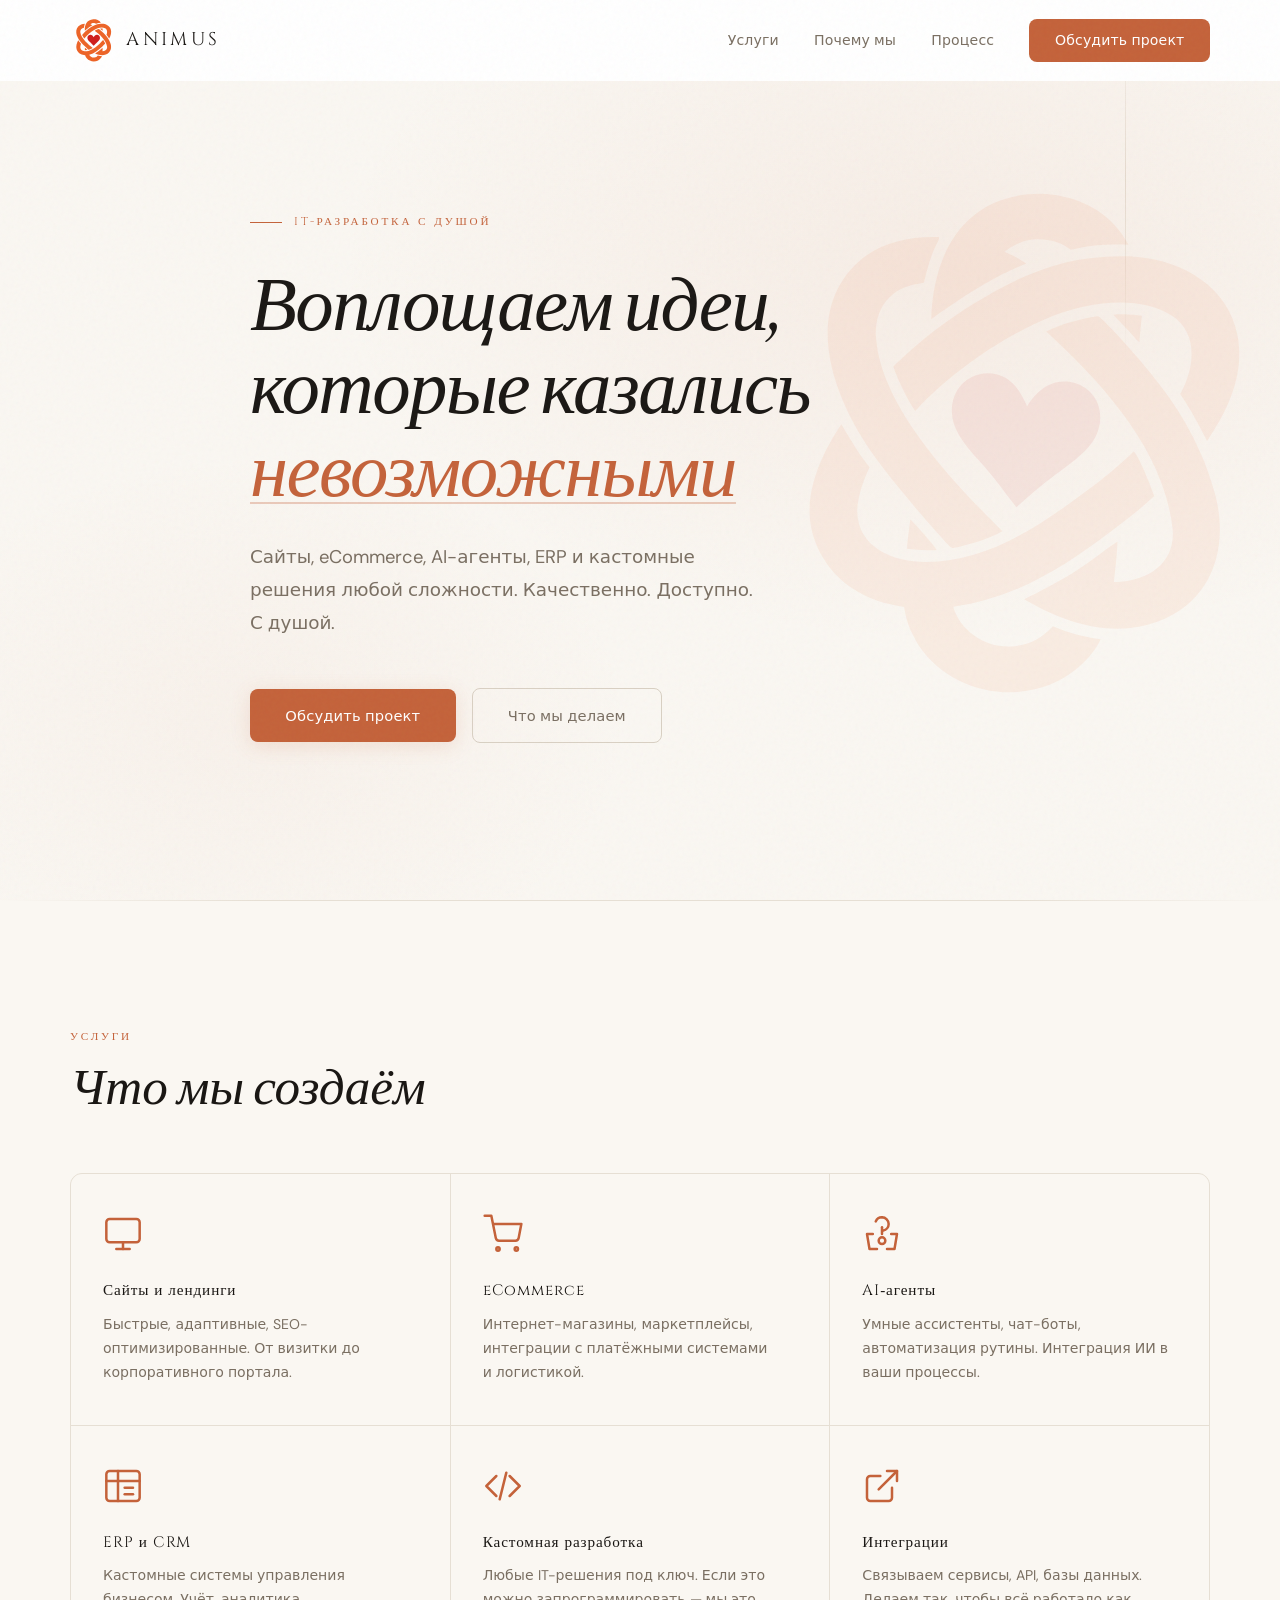
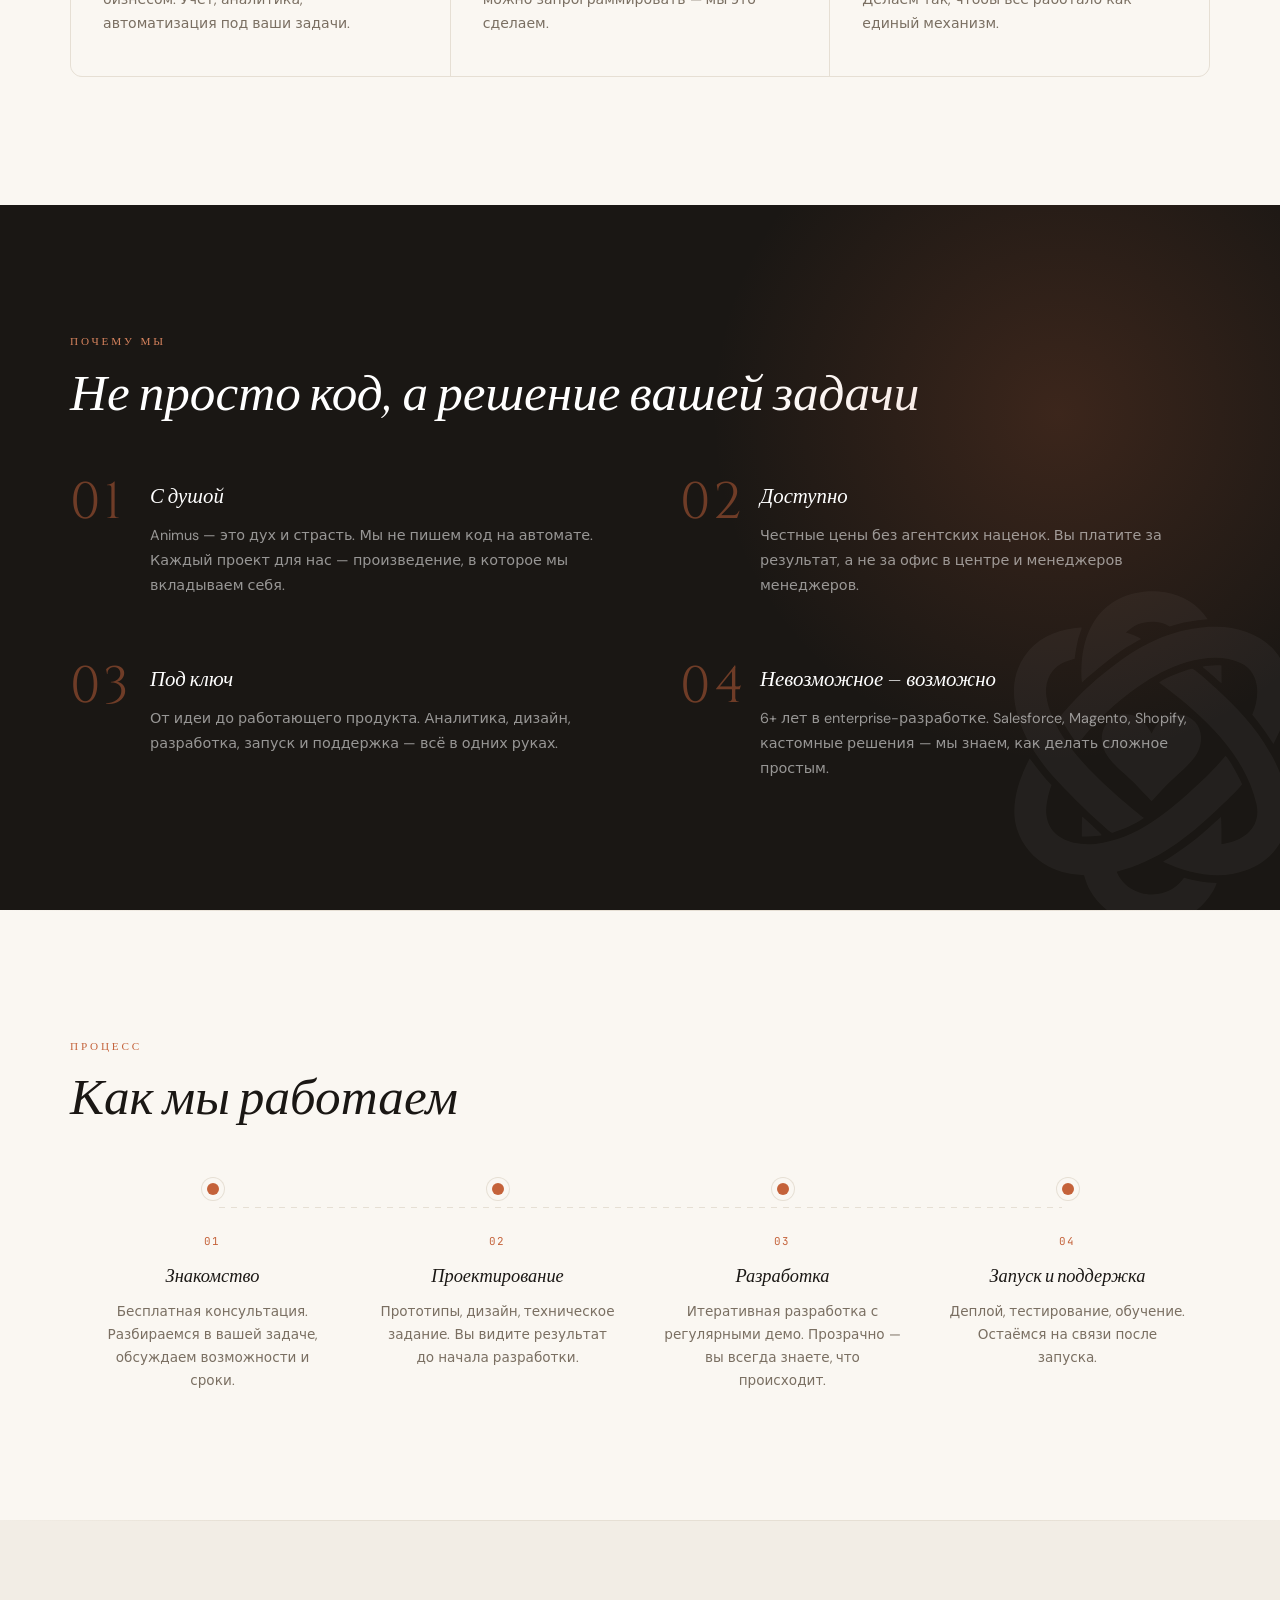
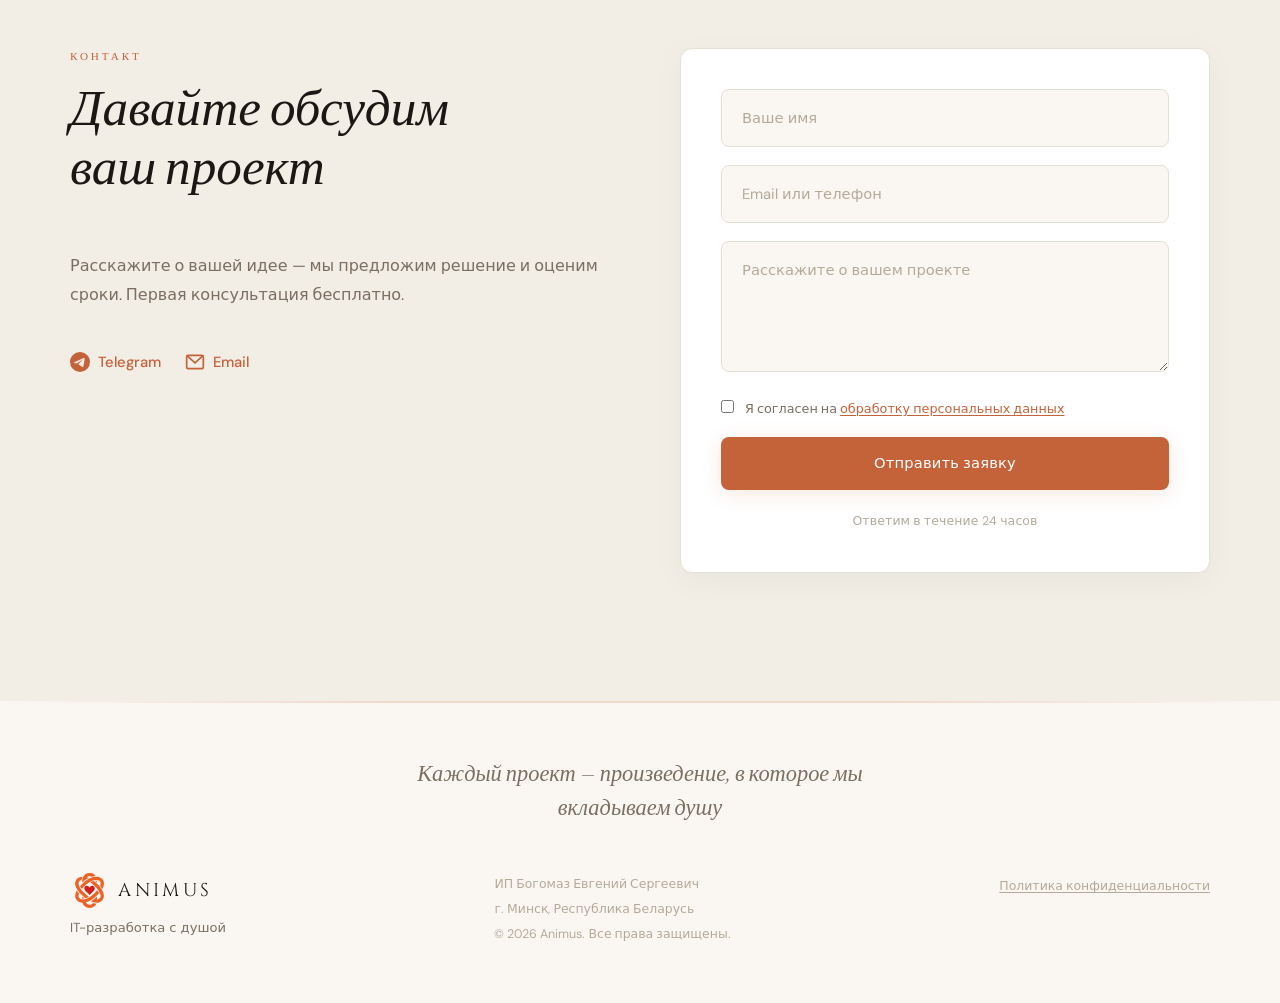
<file: index.html>
<!DOCTYPE html>
<html lang="ru">
<head>
    <meta charset="UTF-8">
    <meta name="viewport" content="width=device-width, initial-scale=1.0">
    <title>Animus — IT-разработка с душой | animus.by</title>
    <meta name="description" content="Animus — разработка сайтов, eCommerce, AI-агентов, ERP и кастомных IT-решений в Беларуси. Качественно, доступно, с душой.">
    <meta name="author" content="Animus | Евгений Богомаз">
    <meta name="geo.region" content="BY">
    <meta name="geo.placename" content="Minsk">

    <!-- Open Graph -->
    <meta property="og:title" content="Animus — IT-разработка с душой">
    <meta property="og:description" content="Реализуем идеи, которые казались невозможными. Сайты, eCommerce, AI-агенты, ERP.">
    <meta property="og:type" content="website">
    <meta property="og:url" content="https://animus.by">
    <meta property="og:locale" content="ru_BY">

    <!-- Structured Data -->
    <script type="application/ld+json">
    {
        "@context": "https://schema.org",
        "@type": "ProfessionalService",
        "name": "Animus",
        "description": "IT-разработка с душой — сайты, eCommerce, AI-агенты, ERP и кастомные решения",
        "url": "https://animus.by",
        "telephone": "",
        "email": "eugene.bogomaz@gmail.com",
        "address": {
            "@type": "PostalAddress",
            "addressLocality": "Минск",
            "addressCountry": "BY"
        },
        "founder": {
            "@type": "Person",
            "name": "Евгений Богомаз"
        },
        "areaServed": "BY",
        "priceRange": "$$"
    }
    </script>

    <link rel="icon" type="image/svg+xml" href="favicon.svg">

    <!-- Fonts -->
    <link rel="preconnect" href="https://fonts.googleapis.com">
    <link rel="preconnect" href="https://fonts.gstatic.com" crossorigin>
    <link href="https://fonts.googleapis.com/css2?family=Cinzel:wght@400;500;600&family=DM+Sans:wght@400;500;600;700&family=Instrument+Serif:ital@1&family=JetBrains+Mono:wght@500;800&display=swap" rel="stylesheet">

    <link rel="stylesheet" href="style.css">
</head>
<body>
    <!-- Header -->
    <header class="header" id="header">
        <div class="container header__inner">
            <a href="#" class="logo">
                <svg class="logo__icon" viewBox="8 448 550 623" xmlns="http://www.w3.org/2000/svg" aria-label="Animus">
                    <path fill="#ED6326" d="M419.442 746.657C424.571 748.417 445.845 788.536 448.3 795.015C437.741 807.876 418.196 826.452 405.916 838.014C353.564 887.304 303.208 927.26 232.529 945.143C243.67 972.563 274.417 987.95 303.132 983.447C322.743 980.371 336.737 971.2 348.421 955.498C369.654 961.466 382.339 963.891 404.48 964.416C402.734 969.942 400.386 974.481 397.44 979.481C355.897 1050 250.105 1055.69 198.249 993.933C194.354 989.295 191.19 984.131 187.931 979.033C182.112 969.437 179.694 961.733 176.557 951.235C154.517 950.237 135.54 946.933 115.663 936.478C89.5554 922.983 69.8993 899.644 61.0408 871.622C48.7846 831.883 64.4564 786.19 83.1195 750.792C95.8004 767.216 105.63 781.42 120.552 796.345C115.147 810.649 110.136 832.876 111.715 847.573C116.244 889.724 160.189 901.226 196.026 897.46C266.875 890.013 322.572 841.581 372.806 795.235C388.292 780.947 406.071 762.934 419.442 746.657Z"/>
                    <path fill="#ED6326" d="M361.59 596.935L363.08 596.997C372.912 602.845 394.455 622.459 403.135 630.384C438.658 662.819 471.928 697.38 495.445 739.707C503.454 752.64 508.946 765.517 514.893 779.367C542.628 843.946 527.284 915.384 456.353 942.367C408.785 960.462 357.827 948.811 312.321 928.1C316.357 925.066 321.767 921.995 326.166 919.343C341.493 909.147 354.71 900.431 369.163 888.776C384.096 876.733 397.324 863.128 411.821 851.115C412.977 865.454 412.77 883.3 412.612 897.738C414.121 897.551 415.628 897.352 417.133 897.141C452.891 892.087 481.305 867.438 472.967 829.375C453.546 740.72 374.581 671.75 305.526 620.505C319.787 610.464 344.914 601.335 361.59 596.935Z"/>
                    <path fill="#ED6326" d="M387.441 525.265C391.184 524.698 396.87 524.891 400.81 524.814C453.386 523.787 508.035 548.545 524.09 602.384C536.973 645.585 522.366 687.737 501.982 725.943C487.846 704.465 482.064 695.515 465.634 675.675C478.955 645.834 479.794 603.505 446.44 587.277C404.588 566.914 348.853 582.976 309.757 602.778C258.36 629.796 200.309 679.746 165.863 726.684C156.403 716.075 141.403 691.842 135.448 678.839C137.231 676.627 139.233 674.337 141.082 672.166C164.5 644.68 190.735 619.726 219.358 597.713C271.419 557.291 320.808 530.62 387.441 525.265Z"/>
                    <path fill="#ED6326" d="M171.156 525.901L172.057 525.951C172.73 528.023 171.374 530.954 170.569 533.023C164.766 547.937 162.463 563.939 160.336 579.72C144.95 583.966 133.116 588.092 122.457 600.787C112.912 612.154 109.589 629.187 111.659 643.612C123.355 725.118 220.016 804.711 279.516 853.21C264.123 864.209 243.614 872.288 225.759 878.197L224.394 878.339C221.396 877.116 216.718 872.895 214.172 870.664C196.119 854.666 178.517 838.167 161.386 821.186C149.055 809.017 137.32 797.179 125.593 784.16C75.0146 728.007 23.1978 632.79 82.3942 564.494C104.141 539.404 138.504 527.984 171.156 525.901Z"/>
                    <path class="logo__heart" fill="#CF1D1B" d="M292.665 707.91C301.671 689.259 315.869 674.3 338.113 674.978C349.072 675.363 359.437 680.058 366.954 688.043C380.188 702.119 380.572 725.227 371.1 741.433C361.846 757.268 346.505 770.206 333.11 782.686C318.471 795.877 305.968 809.875 292.573 824.13C282.631 814.172 272.399 802.641 262.118 792.257C243.884 772.896 212.63 753.355 207.959 725.496C203.709 700.145 217.942 679.054 243.582 675.17C268.312 672.812 281.559 688.259 292.665 707.91Z"/>
                    <path fill="#ED6326" d="M287.123 464.006C295.155 463.218 308.285 464.316 316.03 465.769C347.411 471.656 370.88 485.695 389.043 511.796C365.462 513.709 346.311 516.643 323.758 524.586C315.345 519.309 306.974 516.598 297.117 516.217C276.291 515.413 263.555 520.947 248.471 534.659C256.749 537.24 267.515 541.118 274.735 545.622C267.715 548.754 256.907 555.595 250.164 559.673C219.713 579.815 199.92 596.797 172.958 620.314L172.922 619.848C167.015 540.636 198.888 470.44 287.123 464.006Z"/>
                    <path fill="#ED6326" d="M173.148 850.839C175.673 851.784 204.451 878.678 206.667 881.976L206.05 882.905C193.985 884.015 184.78 884.572 172.659 884.591C172.601 873.338 172.764 862.085 173.148 850.839Z"/>
                    <path fill="#ED6326" d="M403.578 590.903C406.239 590.776 409.907 591.032 412.64 591.141L412.9 621.709C409.336 619.141 404.395 614.382 401.015 611.307C394.057 605.187 387.004 599.174 379.86 593.271C387.849 591.674 395.493 591.259 403.578 590.903Z"/>
                </svg>
                <span class="logo__text">ANIMUS</span>
            </a>
            <nav class="nav" id="nav">
                <a href="#services" class="nav__link">Услуги</a>
                <a href="#why" class="nav__link">Почему мы</a>
                <a href="#process" class="nav__link">Процесс</a>
                <a href="#contact" class="nav__link nav__link--cta">Обсудить проект</a>
            </nav>
            <button class="burger" id="burger" aria-label="Меню">
                <span></span><span></span><span></span>
            </button>
        </div>
    </header>

    <!-- Hero -->
    <section class="hero">
        <div class="hero__bg"></div>
        <img src="public/logo/animus-color.svg" alt="" class="hero__watermark" aria-hidden="true">
        <div class="container hero__inner">
            <p class="hero__tag">IT-разработка с душой</p>
            <h1 class="hero__title">
                Воплощаем идеи,<br>
                которые казались<br>
                <span class="hero__accent">невозможными</span>
            </h1>
            <p class="hero__sub">
                Сайты, eCommerce, AI-агенты, ERP и кастомные решения любой сложности.
                Качественно. Доступно. С&nbsp;душой.
            </p>
            <div class="hero__actions">
                <a href="#contact" class="btn btn--primary">Обсудить проект</a>
                <a href="#services" class="btn btn--ghost">Что мы делаем</a>
            </div>
        </div>
    </section>

    <!-- Services -->
    <section class="services" id="services">
        <div class="container">
            <p class="section__tag">Услуги</p>
            <h2 class="section__title">Что мы создаём</h2>
            <div class="services__grid">
                <div class="card" data-reveal>
                    <div class="card__icon">
                        <svg xmlns="http://www.w3.org/2000/svg" viewBox="0 0 24 24" fill="none" stroke="currentColor" stroke-width="1.5" stroke-linecap="round" stroke-linejoin="round">
                            <rect x="2" y="3" width="20" height="14" rx="2"/><line x1="8" y1="21" x2="16" y2="21"/><line x1="12" y1="17" x2="12" y2="21"/>
                        </svg>
                    </div>
                    <h3 class="card__title">Сайты и&nbsp;лендинги</h3>
                    <p class="card__text">Быстрые, адаптивные, SEO-оптимизированные. От визитки до корпоративного портала.</p>
                </div>
                <div class="card" data-reveal>
                    <div class="card__icon">
                        <svg xmlns="http://www.w3.org/2000/svg" viewBox="0 0 24 24" fill="none" stroke="currentColor" stroke-width="1.5" stroke-linecap="round" stroke-linejoin="round">
                            <circle cx="9" cy="21" r="1"/><circle cx="20" cy="21" r="1"/><path d="M1 1h4l2.68 13.39a2 2 0 0 0 2 1.61h9.72a2 2 0 0 0 2-1.61L23 6H6"/>
                        </svg>
                    </div>
                    <h3 class="card__title">eCommerce</h3>
                    <p class="card__text">Интернет-магазины, маркетплейсы, интеграции с платёжными системами и&nbsp;логистикой.</p>
                </div>
                <div class="card" data-reveal>
                    <div class="card__icon">
                        <svg xmlns="http://www.w3.org/2000/svg" viewBox="0 0 24 24" fill="none" stroke="currentColor" stroke-width="1.5" stroke-linecap="round" stroke-linejoin="round">
                            <path d="M12 2a4 4 0 0 1 4 4c0 1.95-1.4 3.58-3.25 3.93"/><path d="M8.24 4.47A4 4 0 0 1 12 2"/><path d="M17.5 12H21l-1.5 9H15"/><path d="M6.5 12H3l1.5 9H9"/><path d="M12 8v4"/><circle cx="12" cy="16" r="2"/>
                        </svg>
                    </div>
                    <h3 class="card__title">AI&#8209;агенты</h3>
                    <p class="card__text">Умные ассистенты, чат-боты, автоматизация рутины. Интеграция ИИ в ваши процессы.</p>
                </div>
                <div class="card" data-reveal>
                    <div class="card__icon">
                        <svg xmlns="http://www.w3.org/2000/svg" viewBox="0 0 24 24" fill="none" stroke="currentColor" stroke-width="1.5" stroke-linecap="round" stroke-linejoin="round">
                            <rect x="2" y="3" width="20" height="18" rx="2"/><line x1="2" y1="9" x2="22" y2="9"/><line x1="9" y1="3" x2="9" y2="21"/><line x1="13" y1="13" x2="18" y2="13"/><line x1="13" y1="17" x2="18" y2="17"/>
                        </svg>
                    </div>
                    <h3 class="card__title">ERP и&nbsp;CRM</h3>
                    <p class="card__text">Кастомные системы управления бизнесом. Учёт, аналитика, автоматизация под ваши задачи.</p>
                </div>
                <div class="card" data-reveal>
                    <div class="card__icon">
                        <svg xmlns="http://www.w3.org/2000/svg" viewBox="0 0 24 24" fill="none" stroke="currentColor" stroke-width="1.5" stroke-linecap="round" stroke-linejoin="round">
                            <polyline points="16 18 22 12 16 6"/><polyline points="8 6 2 12 8 18"/><line x1="14" y1="4" x2="10" y2="20"/>
                        </svg>
                    </div>
                    <h3 class="card__title">Кастомная разработка</h3>
                    <p class="card__text">Любые IT-решения под ключ. Если это можно запрограммировать — мы это сделаем.</p>
                </div>
                <div class="card" data-reveal>
                    <div class="card__icon">
                        <svg xmlns="http://www.w3.org/2000/svg" viewBox="0 0 24 24" fill="none" stroke="currentColor" stroke-width="1.5" stroke-linecap="round" stroke-linejoin="round">
                            <path d="M18 13v6a2 2 0 0 1-2 2H5a2 2 0 0 1-2-2V8a2 2 0 0 1 2-2h6"/><polyline points="15 3 21 3 21 9"/><line x1="10" y1="14" x2="21" y2="3"/>
                        </svg>
                    </div>
                    <h3 class="card__title">Интеграции</h3>
                    <p class="card__text">Связываем сервисы, API, базы данных. Делаем так, чтобы всё работало как единый механизм.</p>
                </div>
            </div>
        </div>
    </section>

    <!-- Why Us -->
    <section class="why" id="why">
        <img src="public/logo/animus-color.svg" alt="" class="why__watermark" aria-hidden="true">
        <div class="container">
            <p class="section__tag">Почему мы</p>
            <h2 class="section__title">Не просто код, а&nbsp;решение вашей задачи</h2>
            <div class="why__grid">
                <div class="why__item" data-reveal="left">
                    <span class="why__number">01</span>
                    <h3 class="why__heading">С душой</h3>
                    <p class="why__text">Animus — это дух и страсть. Мы не пишем код на автомате. Каждый проект для нас — произведение, в которое мы вкладываем себя.</p>
                </div>
                <div class="why__item" data-reveal="left">
                    <span class="why__number">02</span>
                    <h3 class="why__heading">Доступно</h3>
                    <p class="why__text">Честные цены без агентских наценок. Вы платите за результат, а не за офис в центре и менеджеров менеджеров.</p>
                </div>
                <div class="why__item" data-reveal="left">
                    <span class="why__number">03</span>
                    <h3 class="why__heading">Под ключ</h3>
                    <p class="why__text">От идеи до работающего продукта. Аналитика, дизайн, разработка, запуск и поддержка — всё в одних руках.</p>
                </div>
                <div class="why__item" data-reveal="left">
                    <span class="why__number">04</span>
                    <h3 class="why__heading">Невозможное — возможно</h3>
                    <p class="why__text">6+ лет в enterprise-разработке. Salesforce, Magento, Shopify, кастомные решения — мы знаем, как делать сложное простым.</p>
                </div>
            </div>
        </div>
    </section>

    <!-- Process -->
    <section class="process" id="process">
        <div class="container">
            <p class="section__tag">Процесс</p>
            <h2 class="section__title">Как мы работаем</h2>
            <div class="process__steps">
                <div class="step" data-reveal>
                    <div class="step__line"></div>
                    <div class="step__dot"></div>
                    <div class="step__content">
                        <span class="step__num">01</span>
                        <h3 class="step__title">Знакомство</h3>
                        <p class="step__text">Бесплатная консультация. Разбираемся в вашей задаче, обсуждаем возможности и сроки.</p>
                    </div>
                </div>
                <div class="step" data-reveal>
                    <div class="step__line"></div>
                    <div class="step__dot"></div>
                    <div class="step__content">
                        <span class="step__num">02</span>
                        <h3 class="step__title">Проектирование</h3>
                        <p class="step__text">Прототипы, дизайн, техническое задание. Вы видите результат до начала разработки.</p>
                    </div>
                </div>
                <div class="step" data-reveal>
                    <div class="step__line"></div>
                    <div class="step__dot"></div>
                    <div class="step__content">
                        <span class="step__num">03</span>
                        <h3 class="step__title">Разработка</h3>
                        <p class="step__text">Итеративная разработка с регулярными демо. Прозрачно — вы всегда знаете, что происходит.</p>
                    </div>
                </div>
                <div class="step" data-reveal>
                    <div class="step__line"></div>
                    <div class="step__dot"></div>
                    <div class="step__content">
                        <span class="step__num">04</span>
                        <h3 class="step__title">Запуск и&nbsp;поддержка</h3>
                        <p class="step__text">Деплой, тестирование, обучение. Остаёмся на связи после запуска.</p>
                    </div>
                </div>
            </div>
        </div>
    </section>

    <!-- Contact -->
    <section class="contact" id="contact">
        <div class="container">
            <div class="contact__inner">
                <div class="contact__info">
                    <p class="section__tag">Контакт</p>
                    <h2 class="section__title">Давайте обсудим<br>ваш проект</h2>
                    <p class="contact__text">Расскажите о вашей идее — мы предложим решение и оценим сроки. Первая консультация бесплатно.</p>
                    <div class="contact__channels">
                        <a href="https://t.me/mozgoba" class="contact__link" target="_blank" rel="noopener">
                            <svg viewBox="0 0 24 24" fill="currentColor" width="20" height="20"><path d="M11.944 0A12 12 0 0 0 0 12a12 12 0 0 0 12 12 12 12 0 0 0 12-12A12 12 0 0 0 12 0a12 12 0 0 0-.056 0zm4.962 7.224c.1-.002.321.023.465.14a.506.506 0 0 1 .171.325c.016.093.036.306.02.472-.18 1.898-.962 6.502-1.36 8.627-.168.9-.499 1.201-.82 1.23-.696.065-1.225-.46-1.9-.902-1.056-.693-1.653-1.124-2.678-1.8-1.185-.78-.417-1.21.258-1.91.177-.184 3.247-2.977 3.307-3.23.007-.032.014-.15-.056-.212s-.174-.041-.249-.024c-.106.024-1.793 1.14-5.061 3.345-.479.33-.913.492-1.302.48-.428-.008-1.252-.241-1.865-.44-.752-.245-1.349-.374-1.297-.789.027-.216.325-.437.893-.663 3.498-1.524 5.83-2.529 6.998-3.014 3.332-1.386 4.025-1.627 4.476-1.635z"/></svg>
                            Telegram
                        </a>
                        <a href="mailto:eugene.bogomaz@gmail.com" class="contact__link">
                            <svg viewBox="0 0 24 24" fill="none" stroke="currentColor" stroke-width="2" width="20" height="20"><rect x="2" y="4" width="20" height="16" rx="2"/><path d="M22 4L12 13 2 4"/></svg>
                            Email
                        </a>
                    </div>
                </div>
                <div class="form__card">
                    <form class="form" id="contactForm" action="#" method="POST">
                        <div class="form__group">
                            <input type="text" name="name" class="form__input" placeholder="Ваше имя" required>
                        </div>
                        <div class="form__group">
                            <input type="email" name="email" class="form__input" placeholder="Email или телефон" required>
                        </div>
                        <div class="form__group">
                            <textarea name="message" class="form__input form__textarea" placeholder="Расскажите о вашем проекте" rows="4"></textarea>
                        </div>
                        <div class="form__consent">
                            <label>
                                <input type="checkbox" name="consent" required>
                                Я согласен на <a href="#privacy">обработку персональных данных</a>
                            </label>
                        </div>
                        <button type="submit" class="btn btn--primary btn--full">Отправить заявку</button>
                        <p class="form__trust">Ответим в течение 24 часов</p>
                    </form>
                </div>
            </div>
        </div>
    </section>

    <!-- Footer -->
    <footer class="footer">
        <p class="footer__tagline">Каждый проект — произведение, в которое мы вкладываем душу</p>
        <div class="container footer__inner">
            <div class="footer__brand">
                <a href="#" class="logo">
                    <img src="public/logo/animus-color.svg" alt="Animus" class="logo__icon">
                    <span class="logo__text">ANIMUS</span>
                </a>
                <p class="footer__copy">IT-разработка с душой</p>
            </div>
            <div class="footer__legal">
                <p>ИП Богомаз Евгений Сергеевич</p>
                <p>г. Минск, Республика Беларусь</p>
                <p>&copy; 2026 Animus. Все права защищены.</p>
            </div>
            <div class="footer__links">
                <a href="#privacy" id="privacy">Политика конфиденциальности</a>
            </div>
        </div>
    </footer>

    <script src="script.js"></script>
</body>
</html>
</file>
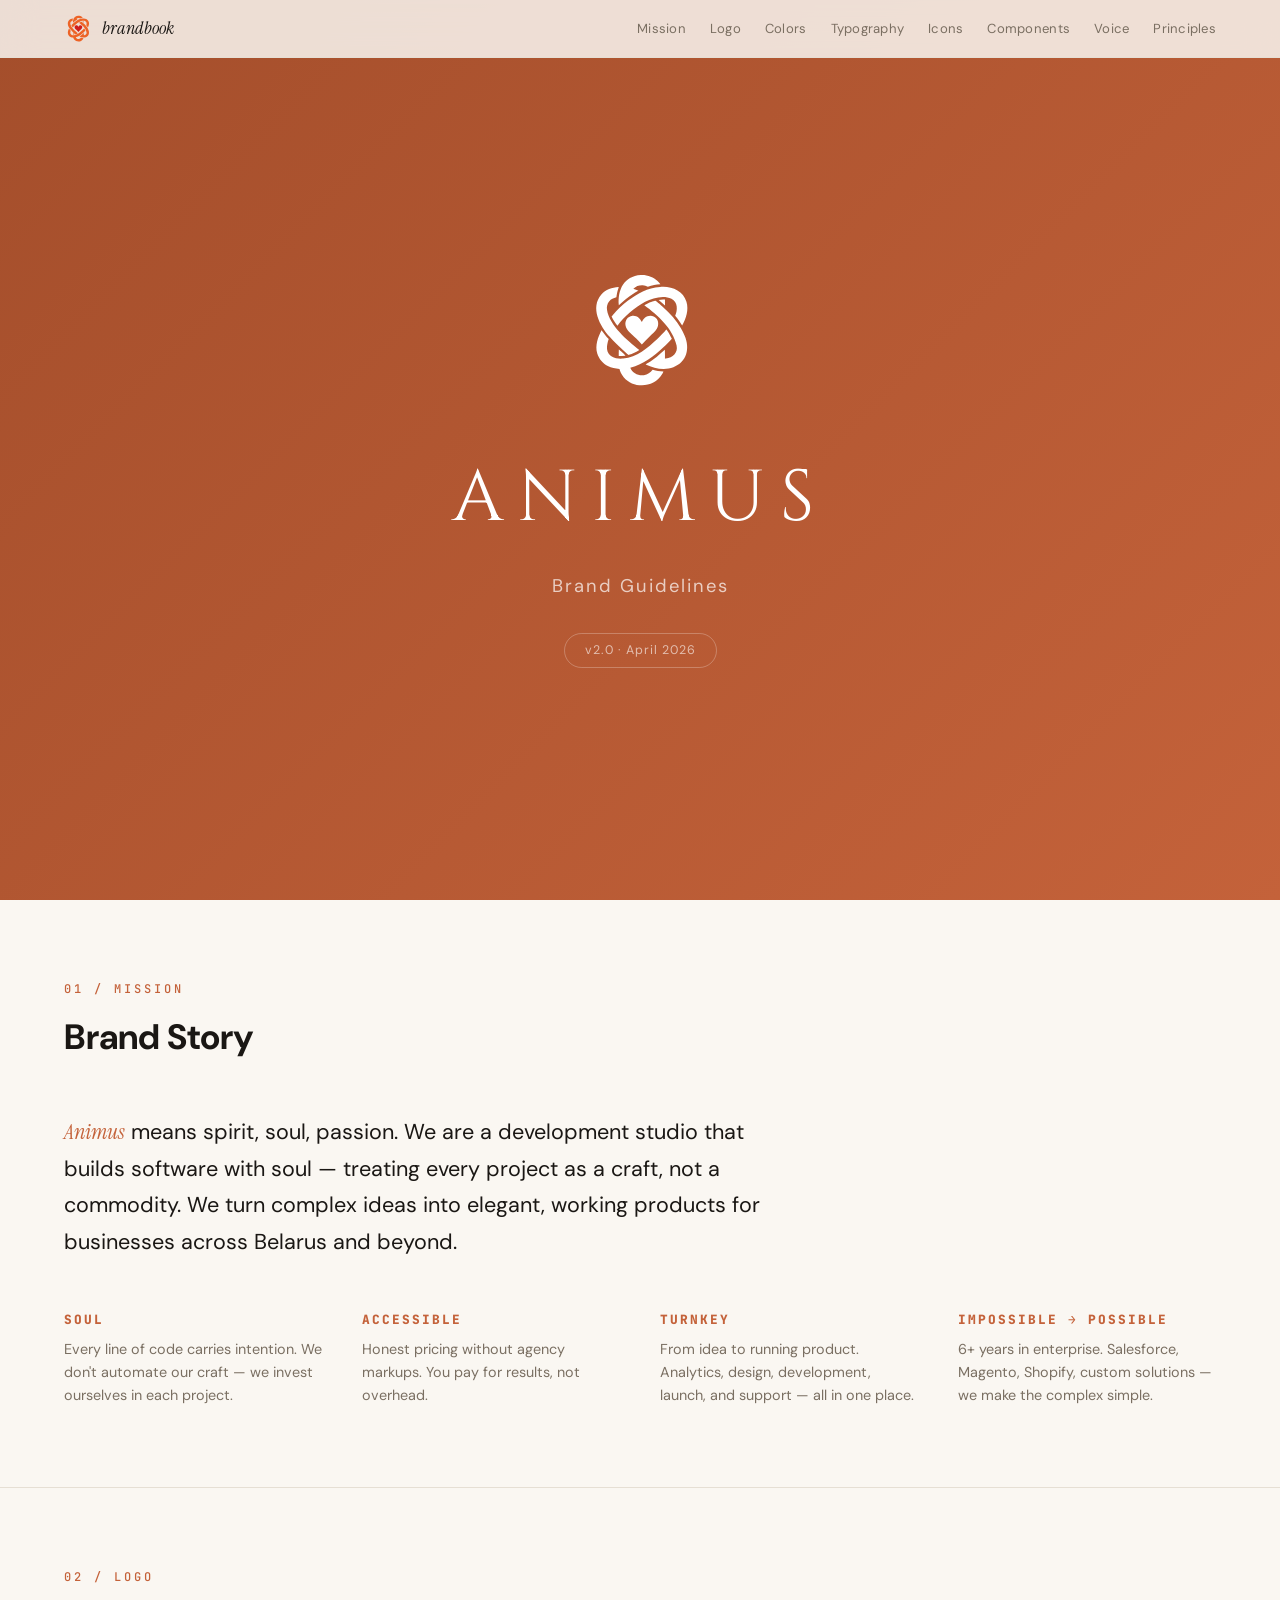
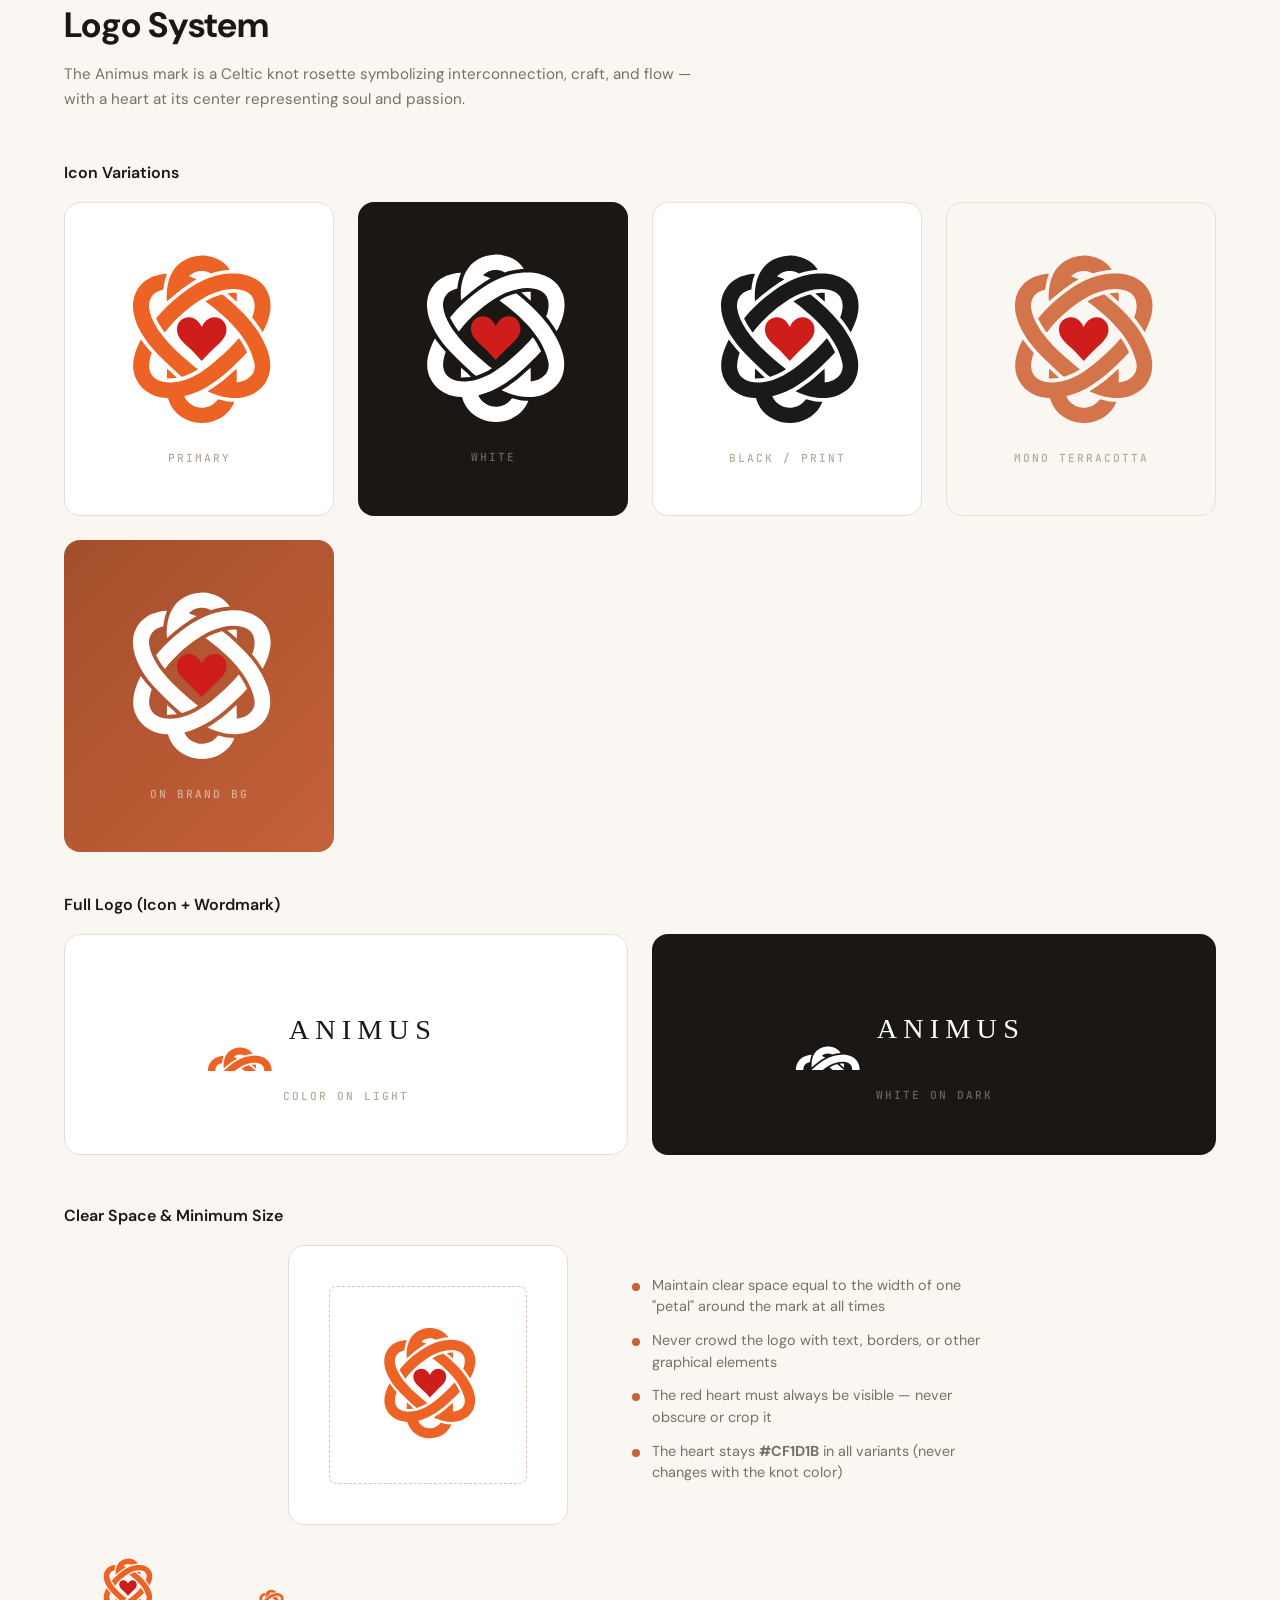
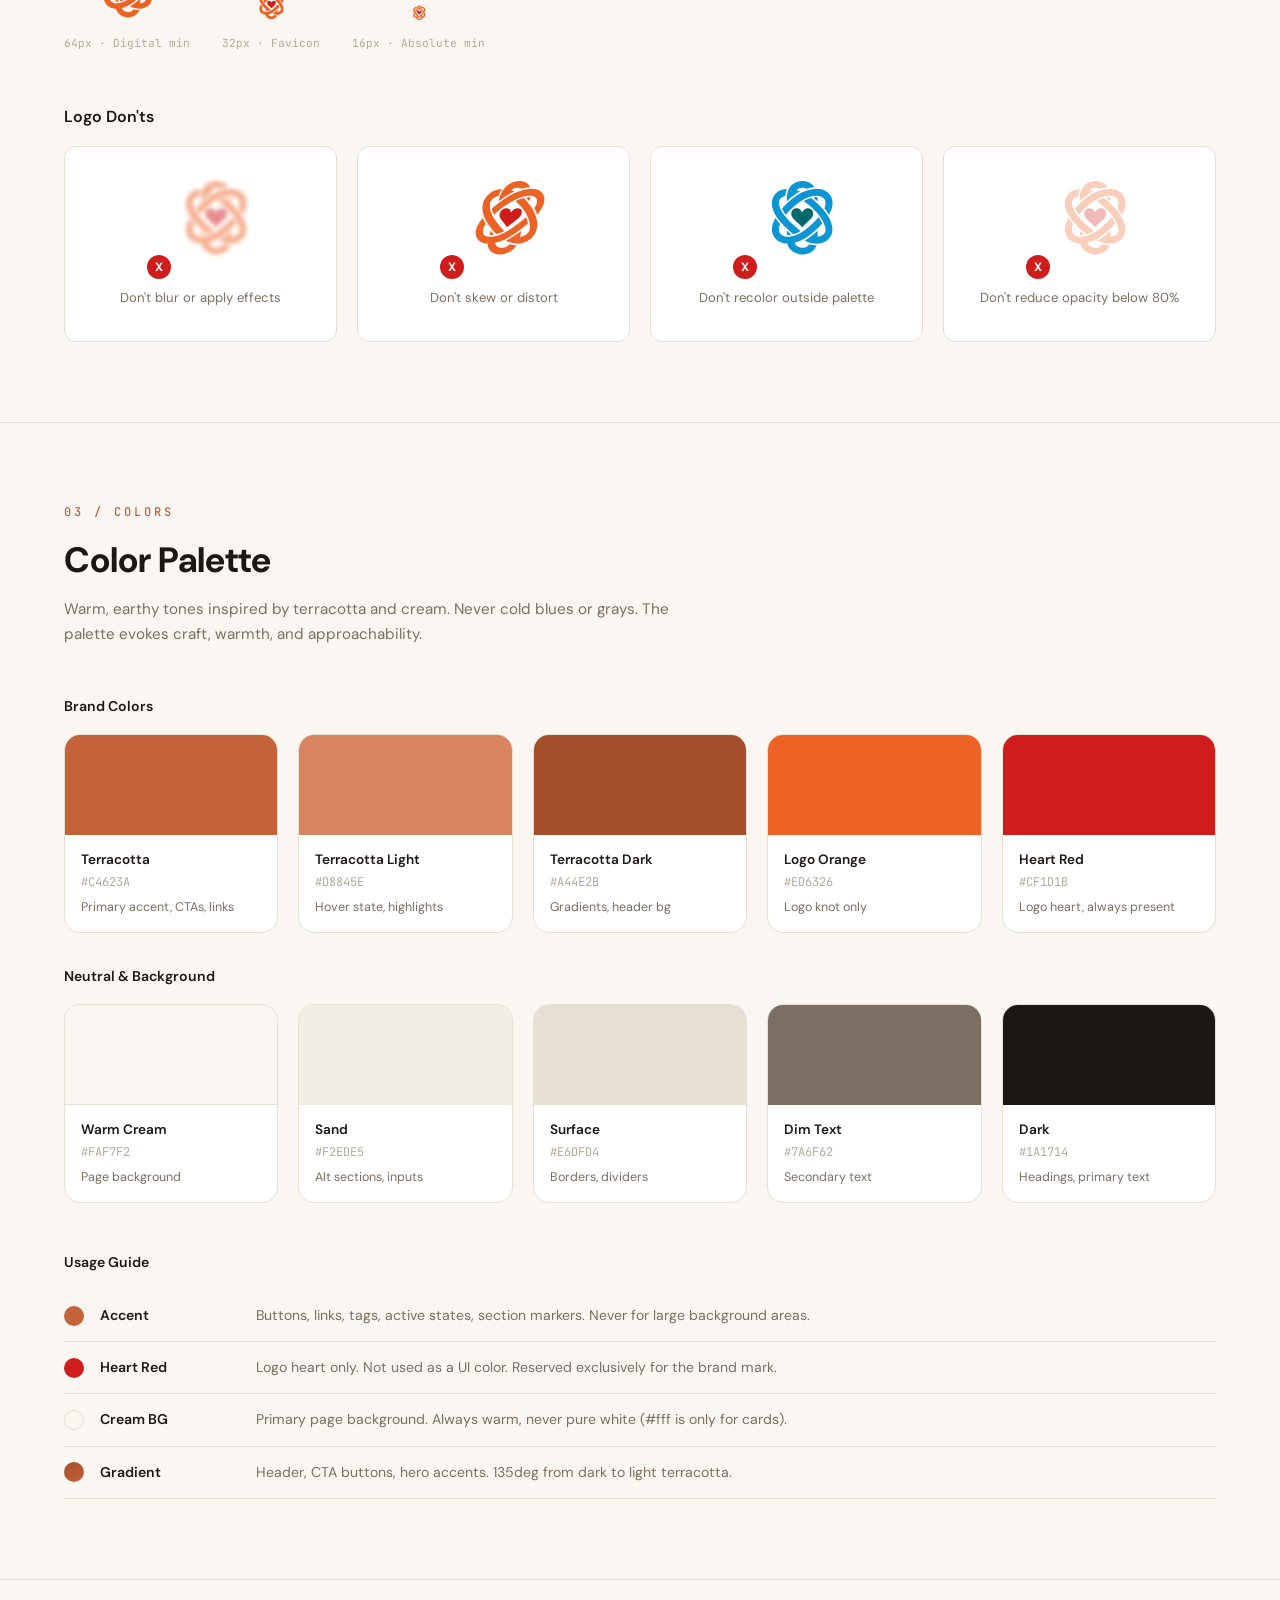
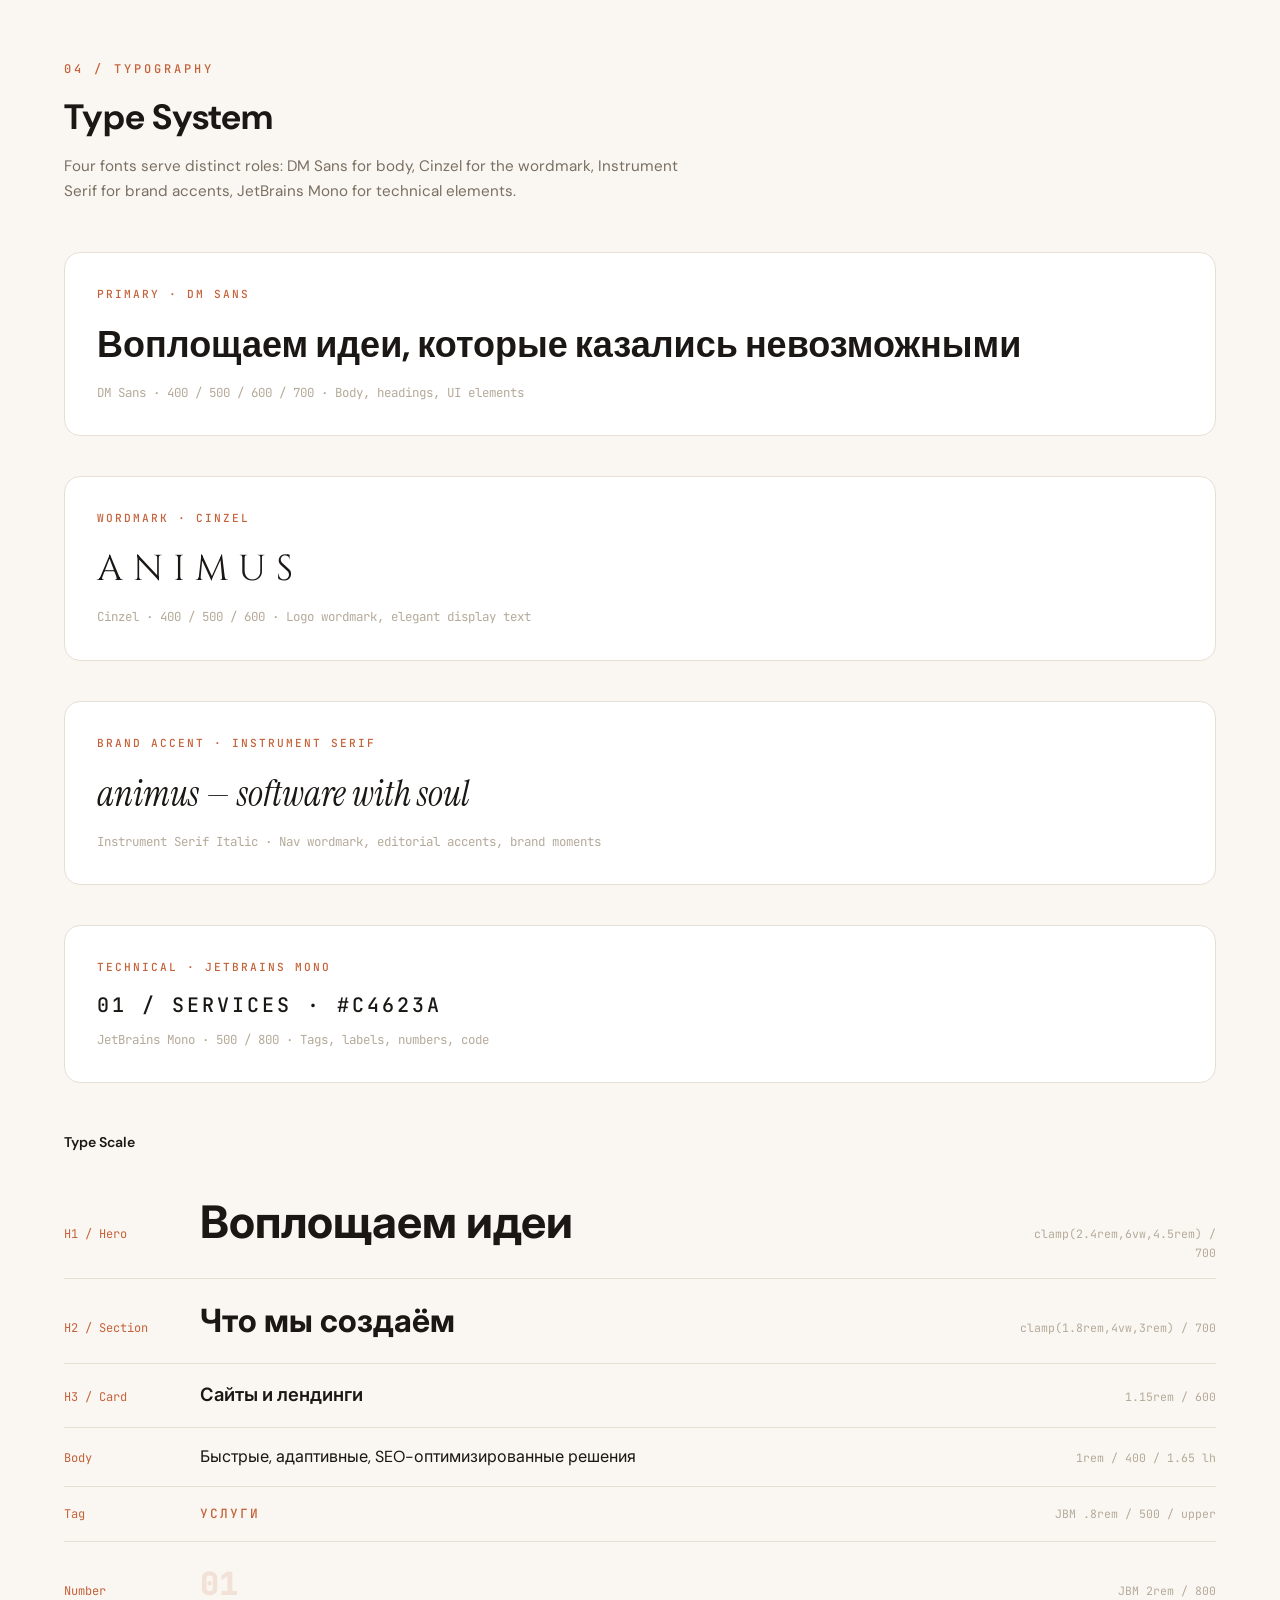
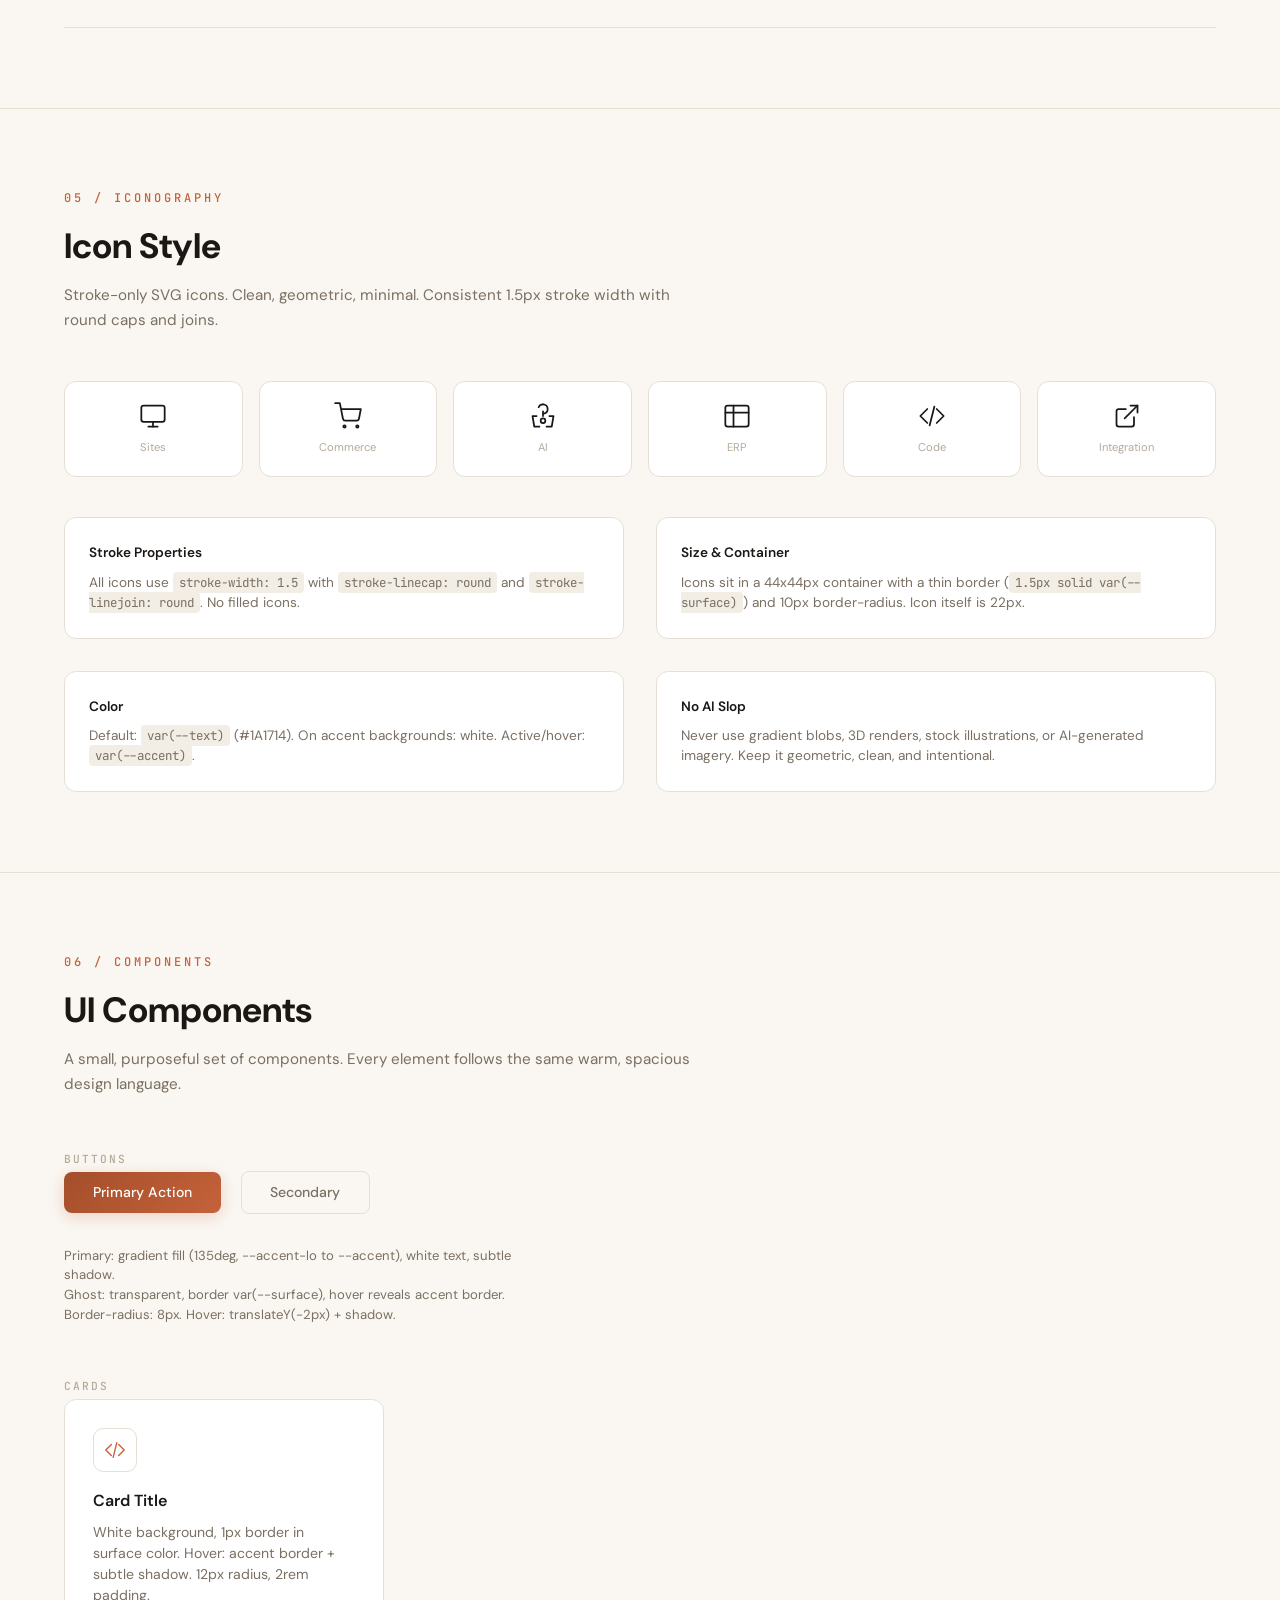
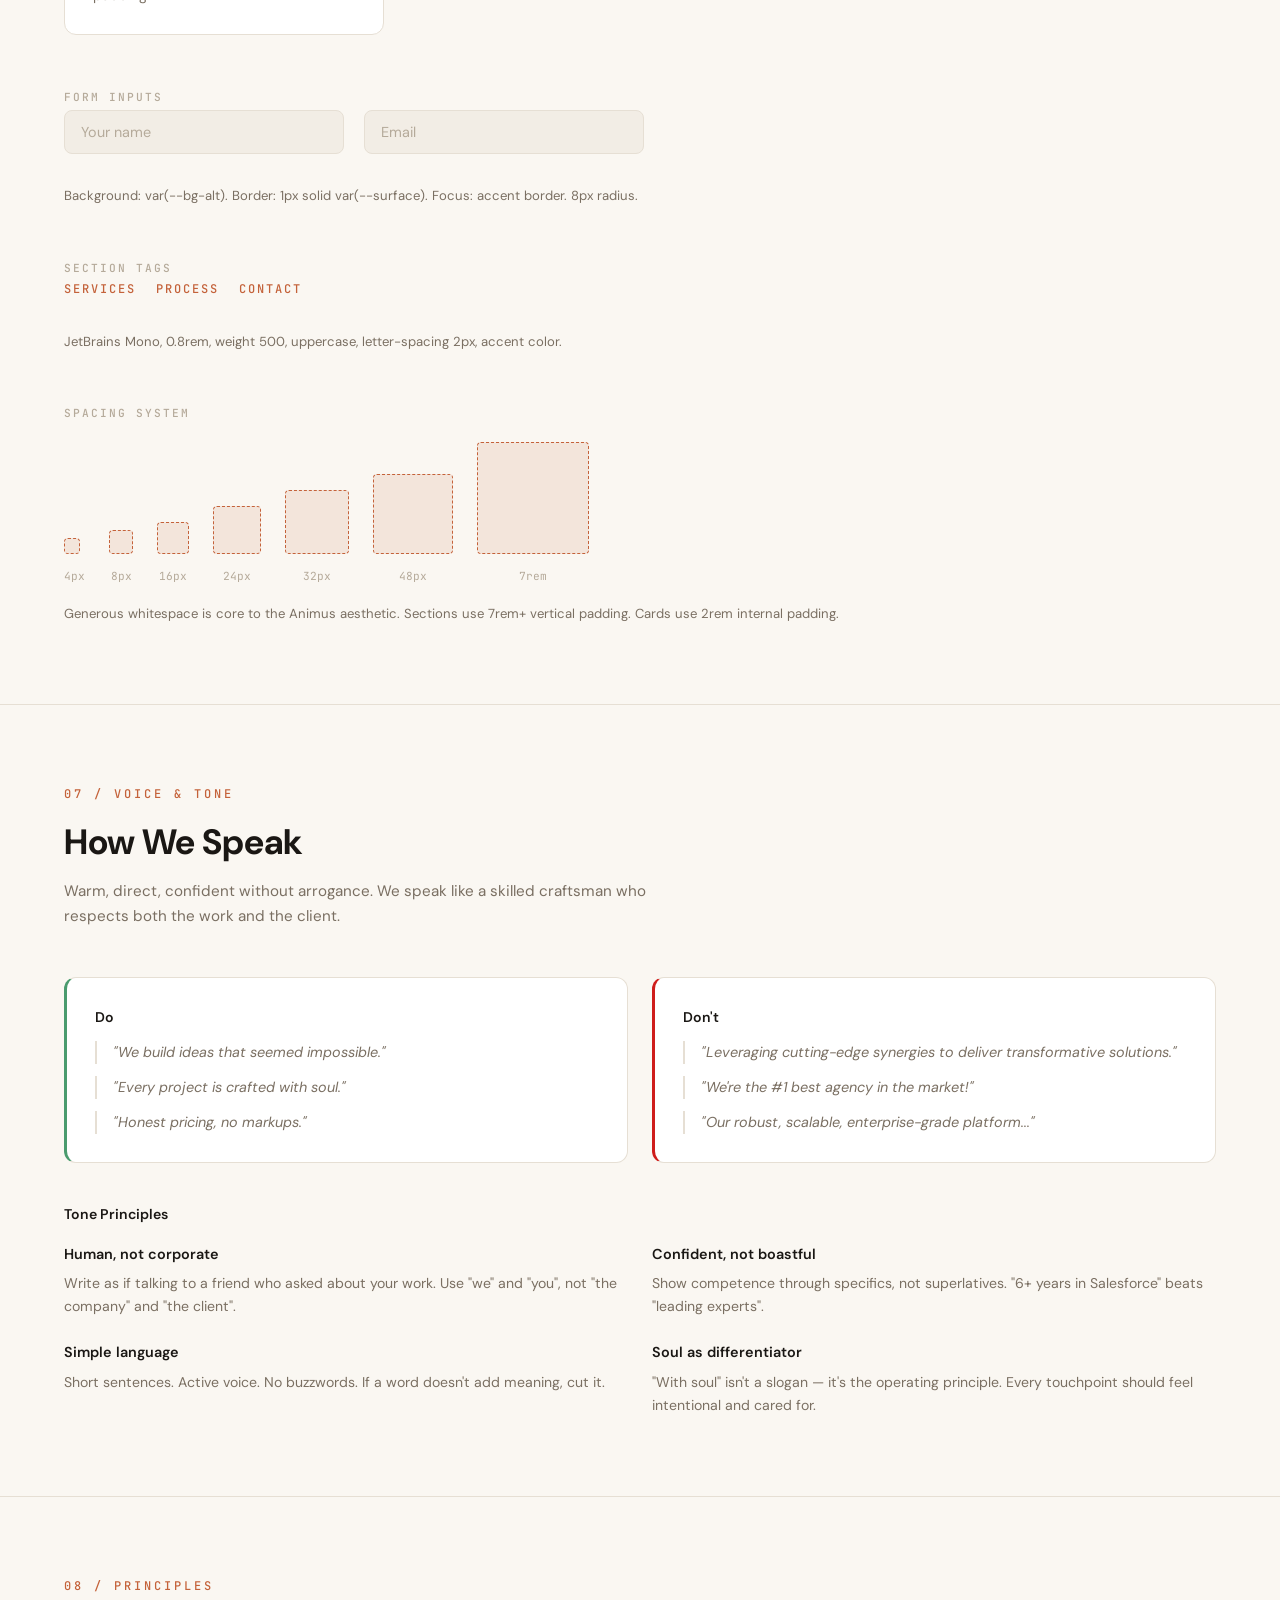
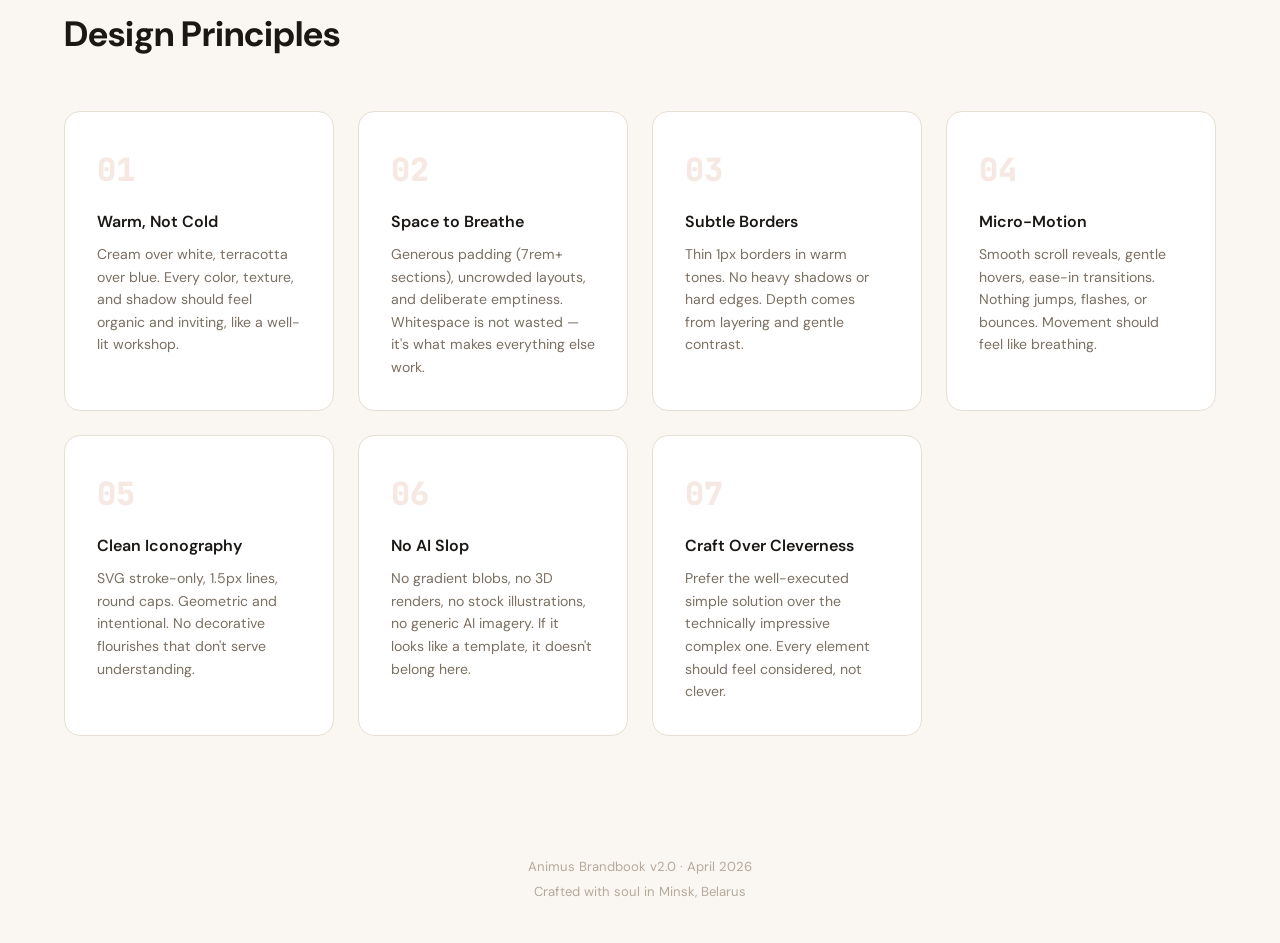
<file: public/brand-preview.html>
<!DOCTYPE html>
<html lang="en">
<head>
<meta charset="UTF-8">
<meta name="viewport" content="width=device-width, initial-scale=1.0">
<title>Animus — Brandbook</title>
<link rel="preconnect" href="https://fonts.googleapis.com">
<link rel="preconnect" href="https://fonts.gstatic.com" crossorigin>
<link href="https://fonts.googleapis.com/css2?family=Cinzel:wght@400;500;600&family=DM+Sans:wght@400;500;600;700&family=Instrument+Serif:ital@1&family=Inter:wght@400;600;700;800&family=JetBrains+Mono:wght@500;800&display=swap" rel="stylesheet">
<style>
  *, *::before, *::after { margin: 0; padding: 0; box-sizing: border-box; }
  html { scroll-behavior: smooth; }
  body { font-family: 'DM Sans', 'Inter', system-ui, sans-serif; background: #FAF7F2; color: #1A1714; line-height: 1.65; }

  /* --- NAV --- */
  .bb-nav {
    position: fixed; top: 0; left: 0; right: 0; z-index: 100;
    background: rgba(250,247,242,.85); backdrop-filter: blur(16px);
    border-bottom: 1px solid #E6DFD4; padding: 14px 0;
  }
  .bb-nav__inner {
    max-width: 1200px; margin: 0 auto; padding: 0 24px;
    display: flex; align-items: center; justify-content: space-between;
  }
  .bb-nav__brand { display: flex; align-items: center; gap: 10px; text-decoration: none; }
  .bb-nav__brand img { width: 28px; height: 28px; }
  .bb-nav__brand span { font-family: 'Instrument Serif', serif; font-style: italic; font-size: 1.1rem; color: #1A1714; }
  .bb-nav__links { display: flex; gap: 24px; }
  .bb-nav__links a {
    font-size: .82rem; color: #7A6F62; text-decoration: none; letter-spacing: .02em;
    transition: color .2s;
  }
  .bb-nav__links a:hover { color: #C4623A; }

  /* --- LAYOUT --- */
  .container { max-width: 1200px; margin: 0 auto; padding: 0 24px; }
  .section { padding: 80px 0; border-bottom: 1px solid #E6DFD4; }
  .section:last-of-type { border-bottom: none; }

  /* --- COVER --- */
  .cover {
    min-height: 100vh; display: flex; align-items: center; justify-content: center;
    text-align: center; padding: 120px 24px 80px;
    background: linear-gradient(135deg, #A44E2B, #C4623A);
    border-bottom: none;
  }
  .cover__icon { width: 120px; height: 120px; margin-bottom: 40px; filter: brightness(0) invert(1); }
  .cover h1 {
    font-family: 'Cinzel', serif; font-size: clamp(2.5rem, 6vw, 4.5rem);
    font-weight: 400; color: #fff; letter-spacing: 14px; text-transform: uppercase;
  }
  .cover p { color: rgba(255,255,255,.7); font-size: 1.15rem; margin-top: 12px; letter-spacing: 2px; }
  .cover__version {
    display: inline-block; margin-top: 32px; padding: 6px 20px;
    border: 1px solid rgba(255,255,255,.25); border-radius: 20px;
    color: rgba(255,255,255,.6); font-size: .78rem; letter-spacing: 1px;
  }

  /* --- SECTION HEADERS --- */
  .sh { margin-bottom: 48px; }
  .sh__tag {
    font-family: 'JetBrains Mono', monospace; font-size: .75rem; font-weight: 500;
    text-transform: uppercase; letter-spacing: 3px; color: #C4623A; margin-bottom: 8px;
  }
  .sh__title { font-size: clamp(1.6rem, 3vw, 2.2rem); font-weight: 700; color: #1A1714; }
  .sh__sub { color: #7A6F62; font-size: .95rem; margin-top: 8px; max-width: 640px; }

  /* --- GRID HELPERS --- */
  .grid-2 { display: grid; grid-template-columns: 1fr 1fr; gap: 32px; }
  .grid-3 { display: grid; grid-template-columns: repeat(3, 1fr); gap: 24px; }
  .grid-4 { display: grid; grid-template-columns: repeat(4, 1fr); gap: 24px; }

  /* --- MISSION --- */
  .mission__text {
    font-size: 1.35rem; line-height: 1.7; color: #1A1714; max-width: 720px;
  }
  .mission__text em { font-family: 'Instrument Serif', serif; font-style: italic; color: #C4623A; }
  .mission__values { display: flex; gap: 40px; margin-top: 48px; flex-wrap: wrap; }
  .mission__value { flex: 1; min-width: 200px; }
  .mission__value h4 {
    font-family: 'JetBrains Mono', monospace; font-size: .8rem; font-weight: 800;
    text-transform: uppercase; letter-spacing: 2px; color: #C4623A; margin-bottom: 8px;
  }
  .mission__value p { font-size: .9rem; color: #7A6F62; line-height: 1.6; }

  /* --- LOGO --- */
  .logo-grid { display: grid; grid-template-columns: repeat(auto-fit, minmax(260px, 1fr)); gap: 24px; }
  .logo-card {
    border-radius: 16px; padding: 48px 32px; display: flex; flex-direction: column;
    align-items: center; gap: 16px; transition: box-shadow .3s;
  }
  .logo-card:hover { box-shadow: 0 8px 32px rgba(0,0,0,.06); }
  .logo-card.light { background: #FFFFFF; border: 1px solid #E6DFD4; }
  .logo-card.dark { background: #1A1714; }
  .logo-card.cream { background: #FAF7F2; border: 1px solid #E6DFD4; }
  .logo-card.accent { background: linear-gradient(135deg, #A44E2B, #C4623A); }
  .logo-card img { max-width: 160px; height: auto; }
  .logo-card.full img { max-width: 300px; }
  .logo-card .label {
    font-family: 'JetBrains Mono', monospace; font-size: .7rem; font-weight: 500;
    color: #B5AA9A; text-transform: uppercase; letter-spacing: 2px;
  }
  .logo-card.dark .label { color: #666; }
  .logo-card.accent .label { color: rgba(255,255,255,.5); }

  /* --- CLEAR SPACE --- */
  .clearspace { display: flex; align-items: center; justify-content: center; gap: 64px; flex-wrap: wrap; }
  .clearspace__demo {
    position: relative; width: 280px; height: 280px;
    display: flex; align-items: center; justify-content: center;
    border: 1px solid #E6DFD4; border-radius: 16px; background: #fff;
  }
  .clearspace__demo img { width: 120px; height: 120px; }
  .clearspace__demo::before {
    content: ''; position: absolute;
    top: 40px; bottom: 40px; left: 40px; right: 40px;
    border: 1px dashed #C4623A; opacity: .4; border-radius: 8px;
  }
  .clearspace__rules { max-width: 360px; }
  .clearspace__rules li {
    font-size: .9rem; color: #7A6F62; margin-bottom: 12px; line-height: 1.5;
    list-style: none; padding-left: 20px; position: relative;
  }
  .clearspace__rules li::before {
    content: ''; position: absolute; left: 0; top: 8px;
    width: 8px; height: 8px; border-radius: 50%; background: #C4623A;
  }

  /* --- MIN SIZE --- */
  .minsize { display: flex; align-items: flex-end; gap: 32px; margin-top: 32px; flex-wrap: wrap; }
  .minsize__item { text-align: center; }
  .minsize__item img { display: block; margin: 0 auto 8px; }
  .minsize__item span { font-family: 'JetBrains Mono', monospace; font-size: .7rem; color: #B5AA9A; }

  /* --- DONTS --- */
  .donts { display: grid; grid-template-columns: repeat(auto-fit, minmax(200px, 1fr)); gap: 20px; }
  .dont {
    border-radius: 12px; padding: 32px 20px; text-align: center;
    background: #fff; border: 1px solid #E6DFD4;
  }
  .dont img { width: 80px; height: 80px; margin-bottom: 12px; }
  .dont span { font-size: .82rem; color: #7A6F62; display: block; }
  .dont .x {
    display: inline-block; width: 24px; height: 24px; line-height: 24px;
    border-radius: 50%; background: #CF1D1B; color: #fff; font-size: .75rem;
    font-weight: 700; margin-bottom: 8px;
  }

  /* --- COLORS --- */
  .palette { display: grid; grid-template-columns: repeat(auto-fit, minmax(180px, 1fr)); gap: 20px; }
  .swatch {
    border-radius: 16px; overflow: hidden; background: #fff;
    border: 1px solid #E6DFD4; transition: transform .2s;
  }
  .swatch:hover { transform: translateY(-2px); }
  .swatch__color { height: 100px; }
  .swatch__info { padding: 14px 16px; }
  .swatch__name { font-size: .85rem; font-weight: 600; margin-bottom: 2px; }
  .swatch__hex { font-family: 'JetBrains Mono', monospace; font-size: .75rem; color: #B5AA9A; }
  .swatch__role { font-size: .78rem; color: #7A6F62; margin-top: 4px; }

  .color-usage { margin-top: 48px; }
  .color-usage__row {
    display: flex; align-items: center; gap: 16px; padding: 14px 0;
    border-bottom: 1px solid #E6DFD4; font-size: .88rem;
  }
  .color-usage__dot { width: 20px; height: 20px; border-radius: 50%; flex-shrink: 0; }
  .color-usage__name { font-weight: 600; min-width: 140px; }
  .color-usage__desc { color: #7A6F62; }

  /* --- TYPOGRAPHY --- */
  .type-specimen { margin-bottom: 40px; padding: 32px; background: #fff; border: 1px solid #E6DFD4; border-radius: 16px; }
  .type-specimen__label {
    font-family: 'JetBrains Mono', monospace; font-size: .7rem; font-weight: 500;
    text-transform: uppercase; letter-spacing: 2px; color: #C4623A; margin-bottom: 12px;
  }
  .type-specimen__sample { margin-bottom: 8px; }
  .type-specimen__meta { font-size: .78rem; color: #B5AA9A; font-family: 'JetBrains Mono', monospace; }

  .type-scale { margin-top: 48px; }
  .type-scale__row {
    display: grid; grid-template-columns: 120px 1fr 200px; align-items: baseline;
    padding: 16px 0; border-bottom: 1px solid #E6DFD4; gap: 16px;
  }
  .type-scale__token { font-family: 'JetBrains Mono', monospace; font-size: .75rem; color: #C4623A; }
  .type-scale__preview { overflow: hidden; text-overflow: ellipsis; white-space: nowrap; }
  .type-scale__spec { font-family: 'JetBrains Mono', monospace; font-size: .72rem; color: #B5AA9A; text-align: right; }

  /* --- ICONOGRAPHY --- */
  .icon-grid { display: grid; grid-template-columns: repeat(auto-fit, minmax(100px, 1fr)); gap: 16px; }
  .icon-item {
    display: flex; flex-direction: column; align-items: center; gap: 8px;
    padding: 20px 12px; background: #fff; border: 1px solid #E6DFD4;
    border-radius: 12px; transition: border-color .2s;
  }
  .icon-item:hover { border-color: #C4623A; }
  .icon-item svg { width: 28px; height: 28px; color: #1A1714; }
  .icon-item span { font-size: .7rem; color: #B5AA9A; }

  .icon-rules { display: grid; grid-template-columns: 1fr 1fr; gap: 32px; margin-top: 40px; }
  .icon-rule { padding: 24px; background: #fff; border: 1px solid #E6DFD4; border-radius: 12px; }
  .icon-rule h4 { font-size: .85rem; font-weight: 600; margin-bottom: 8px; }
  .icon-rule p { font-size: .85rem; color: #7A6F62; line-height: 1.5; }
  .icon-rule code {
    font-family: 'JetBrains Mono', monospace; font-size: .78rem;
    background: #F2EDE5; padding: 2px 6px; border-radius: 4px;
  }

  /* --- COMPONENTS --- */
  .comp-row { display: flex; align-items: center; gap: 20px; flex-wrap: wrap; margin-bottom: 32px; }
  .comp-label {
    font-family: 'JetBrains Mono', monospace; font-size: .7rem; font-weight: 500;
    text-transform: uppercase; letter-spacing: 2px; color: #B5AA9A;
    width: 100%; margin-bottom: 4px;
  }
  .btn-demo {
    display: inline-flex; align-items: center; justify-content: center;
    padding: .7rem 1.8rem; border-radius: 8px; font-size: .88rem;
    font-weight: 500; text-decoration: none; cursor: pointer;
    transition: transform .2s, box-shadow .2s; border: none;
    font-family: 'DM Sans', sans-serif;
  }
  .btn-demo:hover { transform: translateY(-2px); }
  .btn-demo--primary { background: linear-gradient(135deg, #A44E2B, #C4623A); color: #fff; box-shadow: 0 4px 16px rgba(196,98,58,.25); }
  .btn-demo--ghost { background: transparent; color: #7A6F62; border: 1px solid #E6DFD4; }
  .btn-demo--ghost:hover { border-color: #C4623A; color: #C4623A; }

  .card-demo {
    background: #fff; border: 1px solid #E6DFD4; border-radius: 12px;
    padding: 28px; transition: border-color .3s, box-shadow .3s; max-width: 320px;
  }
  .card-demo:hover { border-color: #C4623A; box-shadow: 0 8px 24px rgba(164,78,43,.08); }
  .card-demo__icon {
    width: 44px; height: 44px; display: grid; place-items: center;
    border: 1.5px solid #E6DFD4; border-radius: 10px; margin-bottom: 16px; color: #C4623A;
  }
  .card-demo__icon svg { width: 22px; height: 22px; }
  .card-demo h4 { font-size: 1rem; font-weight: 600; margin-bottom: 8px; }
  .card-demo p { font-size: .88rem; color: #7A6F62; line-height: 1.5; }

  .input-demo {
    width: 280px; padding: .75rem 1rem; border: 1px solid #E6DFD4;
    border-radius: 8px; background: #F2EDE5; font-size: .9rem;
    font-family: 'DM Sans', sans-serif; color: #1A1714;
    transition: border-color .2s; outline: none;
  }
  .input-demo:focus { border-color: #C4623A; }
  .input-demo::placeholder { color: #B5AA9A; }

  .tag-demo {
    font-family: 'JetBrains Mono', monospace; font-size: .75rem; font-weight: 500;
    text-transform: uppercase; letter-spacing: 2px; color: #C4623A;
  }

  /* --- SPACING --- */
  .spacing-demo { display: flex; gap: 24px; flex-wrap: wrap; align-items: flex-end; margin-top: 16px; }
  .spacing-block { text-align: center; }
  .spacing-block__box {
    background: rgba(196,98,58,.12); border: 1px dashed #C4623A;
    border-radius: 4px; margin-bottom: 8px;
  }
  .spacing-block span { font-family: 'JetBrains Mono', monospace; font-size: .7rem; color: #B5AA9A; }

  /* --- VOICE --- */
  .voice-grid { display: grid; grid-template-columns: 1fr 1fr; gap: 24px; }
  .voice-card { padding: 28px; border-radius: 12px; background: #fff; border: 1px solid #E6DFD4; }
  .voice-card h4 { font-size: .88rem; font-weight: 600; margin-bottom: 12px; }
  .voice-card--do { border-left: 3px solid #4A9B6E; }
  .voice-card--dont { border-left: 3px solid #CF1D1B; }
  .voice-card blockquote {
    font-size: .9rem; color: #7A6F62; line-height: 1.6;
    font-style: italic; padding-left: 16px; border-left: 2px solid #E6DFD4;
    margin-bottom: 12px;
  }
  .voice-card blockquote:last-child { margin-bottom: 0; }

  /* --- PRINCIPLES --- */
  .principles { display: grid; grid-template-columns: repeat(auto-fit, minmax(260px, 1fr)); gap: 24px; }
  .principle { padding: 32px; border-radius: 16px; background: #fff; border: 1px solid #E6DFD4; }
  .principle__num {
    font-family: 'JetBrains Mono', monospace; font-size: 2rem; font-weight: 800;
    color: rgba(196,98,58,.15); margin-bottom: 12px;
  }
  .principle h4 { font-size: 1rem; font-weight: 600; margin-bottom: 8px; }
  .principle p { font-size: .88rem; color: #7A6F62; line-height: 1.6; }

  /* --- FOOTER --- */
  .bb-footer { padding: 40px 0; text-align: center; font-size: .82rem; color: #B5AA9A; }

  /* --- RESPONSIVE --- */
  @media (max-width: 768px) {
    .grid-2, .grid-3, .grid-4 { grid-template-columns: 1fr; }
    .voice-grid { grid-template-columns: 1fr; }
    .icon-rules { grid-template-columns: 1fr; }
    .type-scale__row { grid-template-columns: 1fr; gap: 4px; }
    .type-scale__spec { text-align: left; }
    .clearspace { flex-direction: column; }
    .bb-nav__links { display: none; }
    .section { padding: 56px 0; }
  }
</style>
</head>
<body>

<!-- NAV -->
<nav class="bb-nav">
  <div class="bb-nav__inner">
    <a href="#" class="bb-nav__brand">
      <img src="logo/animus-color.svg" alt="Animus">
      <span>brandbook</span>
    </a>
    <div class="bb-nav__links">
      <a href="#mission">Mission</a>
      <a href="#logo">Logo</a>
      <a href="#colors">Colors</a>
      <a href="#typography">Typography</a>
      <a href="#icons">Icons</a>
      <a href="#components">Components</a>
      <a href="#voice">Voice</a>
      <a href="#principles">Principles</a>
    </div>
  </div>
</nav>

<!-- COVER -->
<section class="cover section">
  <div>
    <img src="logo/animus-color.svg" alt="Animus" class="cover__icon">
    <h1>Animus</h1>
    <p>Brand Guidelines</p>
    <span class="cover__version">v2.0 &middot; April 2026</span>
  </div>
</section>

<!-- MISSION -->
<section class="section" id="mission">
  <div class="container">
    <div class="sh">
      <div class="sh__tag">01 / Mission</div>
      <h2 class="sh__title">Brand Story</h2>
    </div>
    <p class="mission__text">
      <em>Animus</em> means spirit, soul, passion. We are a development studio that builds software with soul &mdash; treating every project as a craft, not a commodity. We turn complex ideas into elegant, working products for businesses across Belarus and beyond.
    </p>
    <div class="mission__values">
      <div class="mission__value">
        <h4>Soul</h4>
        <p>Every line of code carries intention. We don't automate our craft &mdash; we invest ourselves in each project.</p>
      </div>
      <div class="mission__value">
        <h4>Accessible</h4>
        <p>Honest pricing without agency markups. You pay for results, not overhead.</p>
      </div>
      <div class="mission__value">
        <h4>Turnkey</h4>
        <p>From idea to running product. Analytics, design, development, launch, and support &mdash; all in one place.</p>
      </div>
      <div class="mission__value">
        <h4>Impossible &rarr; Possible</h4>
        <p>6+ years in enterprise. Salesforce, Magento, Shopify, custom solutions &mdash; we make the complex simple.</p>
      </div>
    </div>
  </div>
</section>

<!-- LOGO -->
<section class="section" id="logo">
  <div class="container">
    <div class="sh">
      <div class="sh__tag">02 / Logo</div>
      <h2 class="sh__title">Logo System</h2>
      <p class="sh__sub">The Animus mark is a Celtic knot rosette symbolizing interconnection, craft, and flow &mdash; with a heart at its center representing soul and passion.</p>
    </div>

    <h3 style="font-size:1rem; font-weight:600; margin-bottom:16px;">Icon Variations</h3>
    <div class="logo-grid">
      <div class="logo-card light">
        <img src="logo/animus-color.svg" alt="Color">
        <span class="label">Primary</span>
      </div>
      <div class="logo-card dark">
        <img src="logo/animus-white.svg" alt="White">
        <span class="label">White</span>
      </div>
      <div class="logo-card light">
        <img src="logo/animus-black.svg" alt="Black">
        <span class="label">Black / Print</span>
      </div>
      <div class="logo-card cream">
        <img src="logo/animus-mono-orange.svg" alt="Mono Orange">
        <span class="label">Mono Terracotta</span>
      </div>
      <div class="logo-card accent">
        <img src="logo/animus-white.svg" alt="White on accent">
        <span class="label">On Brand BG</span>
      </div>
    </div>

    <h3 style="font-size:1rem; font-weight:600; margin: 40px 0 16px;">Full Logo (Icon + Wordmark)</h3>
    <div class="logo-grid">
      <div class="logo-card light full">
        <img src="logo/animus-full-color.svg" alt="Full Color">
        <span class="label">Color on Light</span>
      </div>
      <div class="logo-card dark full">
        <img src="logo/animus-full-white.svg" alt="Full White">
        <span class="label">White on Dark</span>
      </div>
    </div>

    <h3 style="font-size:1rem; font-weight:600; margin: 48px 0 16px;">Clear Space &amp; Minimum Size</h3>
    <div class="clearspace">
      <div class="clearspace__demo">
        <img src="logo/animus-color.svg" alt="Clear space demo">
      </div>
      <ul class="clearspace__rules">
        <li>Maintain clear space equal to the width of one "petal" around the mark at all times</li>
        <li>Never crowd the logo with text, borders, or other graphical elements</li>
        <li>The red heart must always be visible &mdash; never obscure or crop it</li>
        <li>The heart stays <strong>#CF1D1B</strong> in all variants (never changes with the knot color)</li>
      </ul>
    </div>
    <div class="minsize">
      <div class="minsize__item">
        <img src="logo/animus-color.svg" alt="64px" style="width:64px; height:64px;">
        <span>64px &middot; Digital min</span>
      </div>
      <div class="minsize__item">
        <img src="logo/animus-color.svg" alt="32px" style="width:32px; height:32px;">
        <span>32px &middot; Favicon</span>
      </div>
      <div class="minsize__item">
        <img src="logo/animus-color.svg" alt="16px" style="width:16px; height:16px;">
        <span>16px &middot; Absolute min</span>
      </div>
    </div>

    <h3 style="font-size:1rem; font-weight:600; margin: 48px 0 16px;">Logo Don'ts</h3>
    <div class="donts">
      <div class="dont">
        <span class="x">X</span>
        <img src="logo/animus-color.svg" alt="" style="opacity:.5; filter: blur(2px);">
        <span>Don't blur or apply effects</span>
      </div>
      <div class="dont">
        <span class="x">X</span>
        <img src="logo/animus-color.svg" alt="" style="transform: skewX(-15deg);">
        <span>Don't skew or distort</span>
      </div>
      <div class="dont">
        <span class="x">X</span>
        <img src="logo/animus-color.svg" alt="" style="filter: hue-rotate(180deg);">
        <span>Don't recolor outside palette</span>
      </div>
      <div class="dont">
        <span class="x">X</span>
        <img src="logo/animus-color.svg" alt="" style="opacity:.3;">
        <span>Don't reduce opacity below 80%</span>
      </div>
    </div>
  </div>
</section>

<!-- COLORS -->
<section class="section" id="colors">
  <div class="container">
    <div class="sh">
      <div class="sh__tag">03 / Colors</div>
      <h2 class="sh__title">Color Palette</h2>
      <p class="sh__sub">Warm, earthy tones inspired by terracotta and cream. Never cold blues or grays. The palette evokes craft, warmth, and approachability.</p>
    </div>

    <h3 style="font-size:.88rem; font-weight:600; margin-bottom:16px;">Brand Colors</h3>
    <div class="palette">
      <div class="swatch">
        <div class="swatch__color" style="background:#C4623A;"></div>
        <div class="swatch__info">
          <div class="swatch__name">Terracotta</div>
          <div class="swatch__hex">#C4623A</div>
          <div class="swatch__role">Primary accent, CTAs, links</div>
        </div>
      </div>
      <div class="swatch">
        <div class="swatch__color" style="background:#D8845E;"></div>
        <div class="swatch__info">
          <div class="swatch__name">Terracotta Light</div>
          <div class="swatch__hex">#D8845E</div>
          <div class="swatch__role">Hover state, highlights</div>
        </div>
      </div>
      <div class="swatch">
        <div class="swatch__color" style="background:#A44E2B;"></div>
        <div class="swatch__info">
          <div class="swatch__name">Terracotta Dark</div>
          <div class="swatch__hex">#A44E2B</div>
          <div class="swatch__role">Gradients, header bg</div>
        </div>
      </div>
      <div class="swatch">
        <div class="swatch__color" style="background:#ED6326;"></div>
        <div class="swatch__info">
          <div class="swatch__name">Logo Orange</div>
          <div class="swatch__hex">#ED6326</div>
          <div class="swatch__role">Logo knot only</div>
        </div>
      </div>
      <div class="swatch">
        <div class="swatch__color" style="background:#CF1D1B;"></div>
        <div class="swatch__info">
          <div class="swatch__name">Heart Red</div>
          <div class="swatch__hex">#CF1D1B</div>
          <div class="swatch__role">Logo heart, always present</div>
        </div>
      </div>
    </div>

    <h3 style="font-size:.88rem; font-weight:600; margin: 32px 0 16px;">Neutral &amp; Background</h3>
    <div class="palette">
      <div class="swatch">
        <div class="swatch__color" style="background:#FAF7F2; border-bottom: 1px solid #E6DFD4;"></div>
        <div class="swatch__info">
          <div class="swatch__name">Warm Cream</div>
          <div class="swatch__hex">#FAF7F2</div>
          <div class="swatch__role">Page background</div>
        </div>
      </div>
      <div class="swatch">
        <div class="swatch__color" style="background:#F2EDE5;"></div>
        <div class="swatch__info">
          <div class="swatch__name">Sand</div>
          <div class="swatch__hex">#F2EDE5</div>
          <div class="swatch__role">Alt sections, inputs</div>
        </div>
      </div>
      <div class="swatch">
        <div class="swatch__color" style="background:#E6DFD4;"></div>
        <div class="swatch__info">
          <div class="swatch__name">Surface</div>
          <div class="swatch__hex">#E6DFD4</div>
          <div class="swatch__role">Borders, dividers</div>
        </div>
      </div>
      <div class="swatch">
        <div class="swatch__color" style="background:#7A6F62;"></div>
        <div class="swatch__info">
          <div class="swatch__name">Dim Text</div>
          <div class="swatch__hex">#7A6F62</div>
          <div class="swatch__role">Secondary text</div>
        </div>
      </div>
      <div class="swatch">
        <div class="swatch__color" style="background:#1A1714;"></div>
        <div class="swatch__info">
          <div class="swatch__name">Dark</div>
          <div class="swatch__hex">#1A1714</div>
          <div class="swatch__role">Headings, primary text</div>
        </div>
      </div>
    </div>

    <div class="color-usage">
      <h3 style="font-size:.88rem; font-weight:600; margin-bottom:16px;">Usage Guide</h3>
      <div class="color-usage__row">
        <div class="color-usage__dot" style="background:#C4623A;"></div>
        <span class="color-usage__name">Accent</span>
        <span class="color-usage__desc">Buttons, links, tags, active states, section markers. Never for large background areas.</span>
      </div>
      <div class="color-usage__row">
        <div class="color-usage__dot" style="background:#CF1D1B;"></div>
        <span class="color-usage__name">Heart Red</span>
        <span class="color-usage__desc">Logo heart only. Not used as a UI color. Reserved exclusively for the brand mark.</span>
      </div>
      <div class="color-usage__row">
        <div class="color-usage__dot" style="background:#FAF7F2; border: 1px solid #E6DFD4;"></div>
        <span class="color-usage__name">Cream BG</span>
        <span class="color-usage__desc">Primary page background. Always warm, never pure white (#fff is only for cards).</span>
      </div>
      <div class="color-usage__row">
        <div class="color-usage__dot" style="background: linear-gradient(135deg, #A44E2B, #C4623A);"></div>
        <span class="color-usage__name">Gradient</span>
        <span class="color-usage__desc">Header, CTA buttons, hero accents. 135deg from dark to light terracotta.</span>
      </div>
    </div>
  </div>
</section>

<!-- TYPOGRAPHY -->
<section class="section" id="typography">
  <div class="container">
    <div class="sh">
      <div class="sh__tag">04 / Typography</div>
      <h2 class="sh__title">Type System</h2>
      <p class="sh__sub">Four fonts serve distinct roles: DM Sans for body, Cinzel for the wordmark, Instrument Serif for brand accents, JetBrains Mono for technical elements.</p>
    </div>

    <div class="type-specimen">
      <div class="type-specimen__label">Primary &middot; DM Sans</div>
      <div class="type-specimen__sample" style="font-family:'DM Sans',sans-serif; font-size:36px; font-weight:700;">
        Воплощаем идеи, которые казались невозможными
      </div>
      <div class="type-specimen__meta">DM Sans &middot; 400 / 500 / 600 / 700 &middot; Body, headings, UI elements</div>
    </div>

    <div class="type-specimen">
      <div class="type-specimen__label">Wordmark &middot; Cinzel</div>
      <div class="type-specimen__sample" style="font-family:'Cinzel',serif; font-size:36px; font-weight:400; letter-spacing:10px; text-transform:uppercase;">
        ANIMUS
      </div>
      <div class="type-specimen__meta">Cinzel &middot; 400 / 500 / 600 &middot; Logo wordmark, elegant display text</div>
    </div>

    <div class="type-specimen">
      <div class="type-specimen__label">Brand Accent &middot; Instrument Serif</div>
      <div class="type-specimen__sample" style="font-family:'Instrument Serif',serif; font-style:italic; font-size:36px;">
        animus &mdash; software with soul
      </div>
      <div class="type-specimen__meta">Instrument Serif Italic &middot; Nav wordmark, editorial accents, brand moments</div>
    </div>

    <div class="type-specimen">
      <div class="type-specimen__label">Technical &middot; JetBrains Mono</div>
      <div class="type-specimen__sample" style="font-family:'JetBrains Mono',monospace; font-size:20px; font-weight:500; text-transform:uppercase; letter-spacing:3px;">
        01 / Services &middot; #C4623A
      </div>
      <div class="type-specimen__meta">JetBrains Mono &middot; 500 / 800 &middot; Tags, labels, numbers, code</div>
    </div>

    <div class="type-scale">
      <h3 style="font-size:.88rem; font-weight:600; margin-bottom:16px;">Type Scale</h3>
      <div class="type-scale__row">
        <span class="type-scale__token">H1 / Hero</span>
        <span class="type-scale__preview" style="font-size:clamp(1.6rem,4vw,2.8rem); font-weight:700;">Воплощаем идеи</span>
        <span class="type-scale__spec">clamp(2.4rem,6vw,4.5rem) / 700</span>
      </div>
      <div class="type-scale__row">
        <span class="type-scale__token">H2 / Section</span>
        <span class="type-scale__preview" style="font-size:clamp(1.4rem,3vw,2rem); font-weight:700;">Что мы создаём</span>
        <span class="type-scale__spec">clamp(1.8rem,4vw,3rem) / 700</span>
      </div>
      <div class="type-scale__row">
        <span class="type-scale__token">H3 / Card</span>
        <span class="type-scale__preview" style="font-size:1.15rem; font-weight:600;">Сайты и лендинги</span>
        <span class="type-scale__spec">1.15rem / 600</span>
      </div>
      <div class="type-scale__row">
        <span class="type-scale__token">Body</span>
        <span class="type-scale__preview" style="font-size:1rem; font-weight:400;">Быстрые, адаптивные, SEO-оптимизированные решения</span>
        <span class="type-scale__spec">1rem / 400 / 1.65 lh</span>
      </div>
      <div class="type-scale__row">
        <span class="type-scale__token">Tag</span>
        <span class="type-scale__preview" style="font-family:'JetBrains Mono',monospace; font-size:.8rem; font-weight:500; text-transform:uppercase; letter-spacing:2px; color:#C4623A;">Услуги</span>
        <span class="type-scale__spec">JBM .8rem / 500 / upper</span>
      </div>
      <div class="type-scale__row">
        <span class="type-scale__token">Number</span>
        <span class="type-scale__preview" style="font-family:'JetBrains Mono',monospace; font-size:2rem; font-weight:800; color:rgba(196,98,58,.15);">01</span>
        <span class="type-scale__spec">JBM 2rem / 800</span>
      </div>
    </div>
  </div>
</section>

<!-- ICONOGRAPHY -->
<section class="section" id="icons">
  <div class="container">
    <div class="sh">
      <div class="sh__tag">05 / Iconography</div>
      <h2 class="sh__title">Icon Style</h2>
      <p class="sh__sub">Stroke-only SVG icons. Clean, geometric, minimal. Consistent 1.5px stroke width with round caps and joins.</p>
    </div>

    <div class="icon-grid">
      <div class="icon-item">
        <svg viewBox="0 0 24 24" fill="none" stroke="currentColor" stroke-width="1.5" stroke-linecap="round" stroke-linejoin="round"><rect x="2" y="3" width="20" height="14" rx="2"/><line x1="8" y1="21" x2="16" y2="21"/><line x1="12" y1="17" x2="12" y2="21"/></svg>
        <span>Sites</span>
      </div>
      <div class="icon-item">
        <svg viewBox="0 0 24 24" fill="none" stroke="currentColor" stroke-width="1.5" stroke-linecap="round" stroke-linejoin="round"><circle cx="9" cy="21" r="1"/><circle cx="20" cy="21" r="1"/><path d="M1 1h4l2.68 13.39a2 2 0 0 0 2 1.61h9.72a2 2 0 0 0 2-1.61L23 6H6"/></svg>
        <span>Commerce</span>
      </div>
      <div class="icon-item">
        <svg viewBox="0 0 24 24" fill="none" stroke="currentColor" stroke-width="1.5" stroke-linecap="round" stroke-linejoin="round"><path d="M12 2a4 4 0 0 1 4 4c0 1.95-1.4 3.58-3.25 3.93"/><path d="M8.24 4.47A4 4 0 0 1 12 2"/><path d="M17.5 12H21l-1.5 9H15"/><path d="M6.5 12H3l1.5 9H9"/><path d="M12 8v4"/><circle cx="12" cy="16" r="2"/></svg>
        <span>AI</span>
      </div>
      <div class="icon-item">
        <svg viewBox="0 0 24 24" fill="none" stroke="currentColor" stroke-width="1.5" stroke-linecap="round" stroke-linejoin="round"><rect x="2" y="3" width="20" height="18" rx="2"/><line x1="2" y1="9" x2="22" y2="9"/><line x1="9" y1="3" x2="9" y2="21"/></svg>
        <span>ERP</span>
      </div>
      <div class="icon-item">
        <svg viewBox="0 0 24 24" fill="none" stroke="currentColor" stroke-width="1.5" stroke-linecap="round" stroke-linejoin="round"><polyline points="16 18 22 12 16 6"/><polyline points="8 6 2 12 8 18"/><line x1="14" y1="4" x2="10" y2="20"/></svg>
        <span>Code</span>
      </div>
      <div class="icon-item">
        <svg viewBox="0 0 24 24" fill="none" stroke="currentColor" stroke-width="1.5" stroke-linecap="round" stroke-linejoin="round"><path d="M18 13v6a2 2 0 0 1-2 2H5a2 2 0 0 1-2-2V8a2 2 0 0 1 2-2h6"/><polyline points="15 3 21 3 21 9"/><line x1="10" y1="14" x2="21" y2="3"/></svg>
        <span>Integration</span>
      </div>
    </div>

    <div class="icon-rules">
      <div class="icon-rule">
        <h4>Stroke Properties</h4>
        <p>All icons use <code>stroke-width: 1.5</code> with <code>stroke-linecap: round</code> and <code>stroke-linejoin: round</code>. No filled icons.</p>
      </div>
      <div class="icon-rule">
        <h4>Size &amp; Container</h4>
        <p>Icons sit in a 44x44px container with a thin border (<code>1.5px solid var(--surface)</code>) and 10px border-radius. Icon itself is 22px.</p>
      </div>
      <div class="icon-rule">
        <h4>Color</h4>
        <p>Default: <code>var(--text)</code> (#1A1714). On accent backgrounds: white. Active/hover: <code>var(--accent)</code>.</p>
      </div>
      <div class="icon-rule">
        <h4>No AI Slop</h4>
        <p>Never use gradient blobs, 3D renders, stock illustrations, or AI-generated imagery. Keep it geometric, clean, and intentional.</p>
      </div>
    </div>
  </div>
</section>

<!-- COMPONENTS -->
<section class="section" id="components">
  <div class="container">
    <div class="sh">
      <div class="sh__tag">06 / Components</div>
      <h2 class="sh__title">UI Components</h2>
      <p class="sh__sub">A small, purposeful set of components. Every element follows the same warm, spacious design language.</p>
    </div>

    <div style="margin-bottom:48px;">
      <span class="comp-label">Buttons</span>
      <div class="comp-row">
        <button class="btn-demo btn-demo--primary">Primary Action</button>
        <button class="btn-demo btn-demo--ghost">Secondary</button>
      </div>
      <div style="font-size:.82rem; color:#7A6F62; max-width:500px; line-height:1.5;">
        Primary: gradient fill (135deg, --accent-lo to --accent), white text, subtle shadow.<br>
        Ghost: transparent, border var(--surface), hover reveals accent border.<br>
        Border-radius: 8px. Hover: translateY(-2px) + shadow.
      </div>
    </div>

    <div style="margin-bottom:48px;">
      <span class="comp-label">Cards</span>
      <div class="comp-row">
        <div class="card-demo">
          <div class="card-demo__icon">
            <svg viewBox="0 0 24 24" fill="none" stroke="currentColor" stroke-width="1.5" stroke-linecap="round" stroke-linejoin="round"><polyline points="16 18 22 12 16 6"/><polyline points="8 6 2 12 8 18"/><line x1="14" y1="4" x2="10" y2="20"/></svg>
          </div>
          <h4>Card Title</h4>
          <p>White background, 1px border in surface color. Hover: accent border + subtle shadow. 12px radius, 2rem padding.</p>
        </div>
      </div>
    </div>

    <div style="margin-bottom:48px;">
      <span class="comp-label">Form Inputs</span>
      <div class="comp-row">
        <input type="text" class="input-demo" placeholder="Your name">
        <input type="email" class="input-demo" placeholder="Email">
      </div>
      <div style="font-size:.82rem; color:#7A6F62; line-height:1.5;">
        Background: var(--bg-alt). Border: 1px solid var(--surface). Focus: accent border. 8px radius.
      </div>
    </div>

    <div style="margin-bottom:48px;">
      <span class="comp-label">Section Tags</span>
      <div class="comp-row">
        <span class="tag-demo">Services</span>
        <span class="tag-demo">Process</span>
        <span class="tag-demo">Contact</span>
      </div>
      <div style="font-size:.82rem; color:#7A6F62; line-height:1.5;">
        JetBrains Mono, 0.8rem, weight 500, uppercase, letter-spacing 2px, accent color.
      </div>
    </div>

    <div>
      <span class="comp-label">Spacing System</span>
      <div class="spacing-demo">
        <div class="spacing-block">
          <div class="spacing-block__box" style="width:16px; height:16px;"></div>
          <span>4px</span>
        </div>
        <div class="spacing-block">
          <div class="spacing-block__box" style="width:24px; height:24px;"></div>
          <span>8px</span>
        </div>
        <div class="spacing-block">
          <div class="spacing-block__box" style="width:32px; height:32px;"></div>
          <span>16px</span>
        </div>
        <div class="spacing-block">
          <div class="spacing-block__box" style="width:48px; height:48px;"></div>
          <span>24px</span>
        </div>
        <div class="spacing-block">
          <div class="spacing-block__box" style="width:64px; height:64px;"></div>
          <span>32px</span>
        </div>
        <div class="spacing-block">
          <div class="spacing-block__box" style="width:80px; height:80px;"></div>
          <span>48px</span>
        </div>
        <div class="spacing-block">
          <div class="spacing-block__box" style="width:112px; height:112px;"></div>
          <span>7rem</span>
        </div>
      </div>
      <div style="font-size:.82rem; color:#7A6F62; margin-top:16px; line-height:1.5;">
        Generous whitespace is core to the Animus aesthetic. Sections use 7rem+ vertical padding. Cards use 2rem internal padding.
      </div>
    </div>
  </div>
</section>

<!-- VOICE & TONE -->
<section class="section" id="voice">
  <div class="container">
    <div class="sh">
      <div class="sh__tag">07 / Voice &amp; Tone</div>
      <h2 class="sh__title">How We Speak</h2>
      <p class="sh__sub">Warm, direct, confident without arrogance. We speak like a skilled craftsman who respects both the work and the client.</p>
    </div>

    <div class="voice-grid">
      <div class="voice-card voice-card--do">
        <h4>Do</h4>
        <blockquote>"We build ideas that seemed impossible."</blockquote>
        <blockquote>"Every project is crafted with soul."</blockquote>
        <blockquote>"Honest pricing, no markups."</blockquote>
      </div>
      <div class="voice-card voice-card--dont">
        <h4>Don't</h4>
        <blockquote>"Leveraging cutting-edge synergies to deliver transformative solutions."</blockquote>
        <blockquote>"We're the #1 best agency in the market!"</blockquote>
        <blockquote>"Our robust, scalable, enterprise-grade platform..."</blockquote>
      </div>
    </div>

    <div style="margin-top:40px;">
      <h3 style="font-size:.88rem; font-weight:600; margin-bottom:16px;">Tone Principles</h3>
      <div class="grid-2" style="gap:24px;">
        <div>
          <h4 style="font-size:.9rem; font-weight:600; margin-bottom:6px;">Human, not corporate</h4>
          <p style="font-size:.88rem; color:#7A6F62; line-height:1.6;">Write as if talking to a friend who asked about your work. Use "we" and "you", not "the company" and "the client".</p>
        </div>
        <div>
          <h4 style="font-size:.9rem; font-weight:600; margin-bottom:6px;">Confident, not boastful</h4>
          <p style="font-size:.88rem; color:#7A6F62; line-height:1.6;">Show competence through specifics, not superlatives. "6+ years in Salesforce" beats "leading experts".</p>
        </div>
        <div>
          <h4 style="font-size:.9rem; font-weight:600; margin-bottom:6px;">Simple language</h4>
          <p style="font-size:.88rem; color:#7A6F62; line-height:1.6;">Short sentences. Active voice. No buzzwords. If a word doesn't add meaning, cut it.</p>
        </div>
        <div>
          <h4 style="font-size:.9rem; font-weight:600; margin-bottom:6px;">Soul as differentiator</h4>
          <p style="font-size:.88rem; color:#7A6F62; line-height:1.6;">"With soul" isn't a slogan &mdash; it's the operating principle. Every touchpoint should feel intentional and cared for.</p>
        </div>
      </div>
    </div>
  </div>
</section>

<!-- DESIGN PRINCIPLES -->
<section class="section" id="principles">
  <div class="container">
    <div class="sh">
      <div class="sh__tag">08 / Principles</div>
      <h2 class="sh__title">Design Principles</h2>
    </div>

    <div class="principles">
      <div class="principle">
        <div class="principle__num">01</div>
        <h4>Warm, Not Cold</h4>
        <p>Cream over white, terracotta over blue. Every color, texture, and shadow should feel organic and inviting, like a well-lit workshop.</p>
      </div>
      <div class="principle">
        <div class="principle__num">02</div>
        <h4>Space to Breathe</h4>
        <p>Generous padding (7rem+ sections), uncrowded layouts, and deliberate emptiness. Whitespace is not wasted &mdash; it's what makes everything else work.</p>
      </div>
      <div class="principle">
        <div class="principle__num">03</div>
        <h4>Subtle Borders</h4>
        <p>Thin 1px borders in warm tones. No heavy shadows or hard edges. Depth comes from layering and gentle contrast.</p>
      </div>
      <div class="principle">
        <div class="principle__num">04</div>
        <h4>Micro-Motion</h4>
        <p>Smooth scroll reveals, gentle hovers, ease-in transitions. Nothing jumps, flashes, or bounces. Movement should feel like breathing.</p>
      </div>
      <div class="principle">
        <div class="principle__num">05</div>
        <h4>Clean Iconography</h4>
        <p>SVG stroke-only, 1.5px lines, round caps. Geometric and intentional. No decorative flourishes that don't serve understanding.</p>
      </div>
      <div class="principle">
        <div class="principle__num">06</div>
        <h4>No AI Slop</h4>
        <p>No gradient blobs, no 3D renders, no stock illustrations, no generic AI imagery. If it looks like a template, it doesn't belong here.</p>
      </div>
      <div class="principle">
        <div class="principle__num">07</div>
        <h4>Craft Over Cleverness</h4>
        <p>Prefer the well-executed simple solution over the technically impressive complex one. Every element should feel considered, not clever.</p>
      </div>
    </div>
  </div>
</section>

<!-- FOOTER -->
<footer class="bb-footer">
  <div class="container">
    <p>Animus Brandbook v2.0 &middot; April 2026</p>
    <p style="margin-top:4px;">Crafted with soul in Minsk, Belarus</p>
  </div>
</footer>

</body>
</html>
</file>
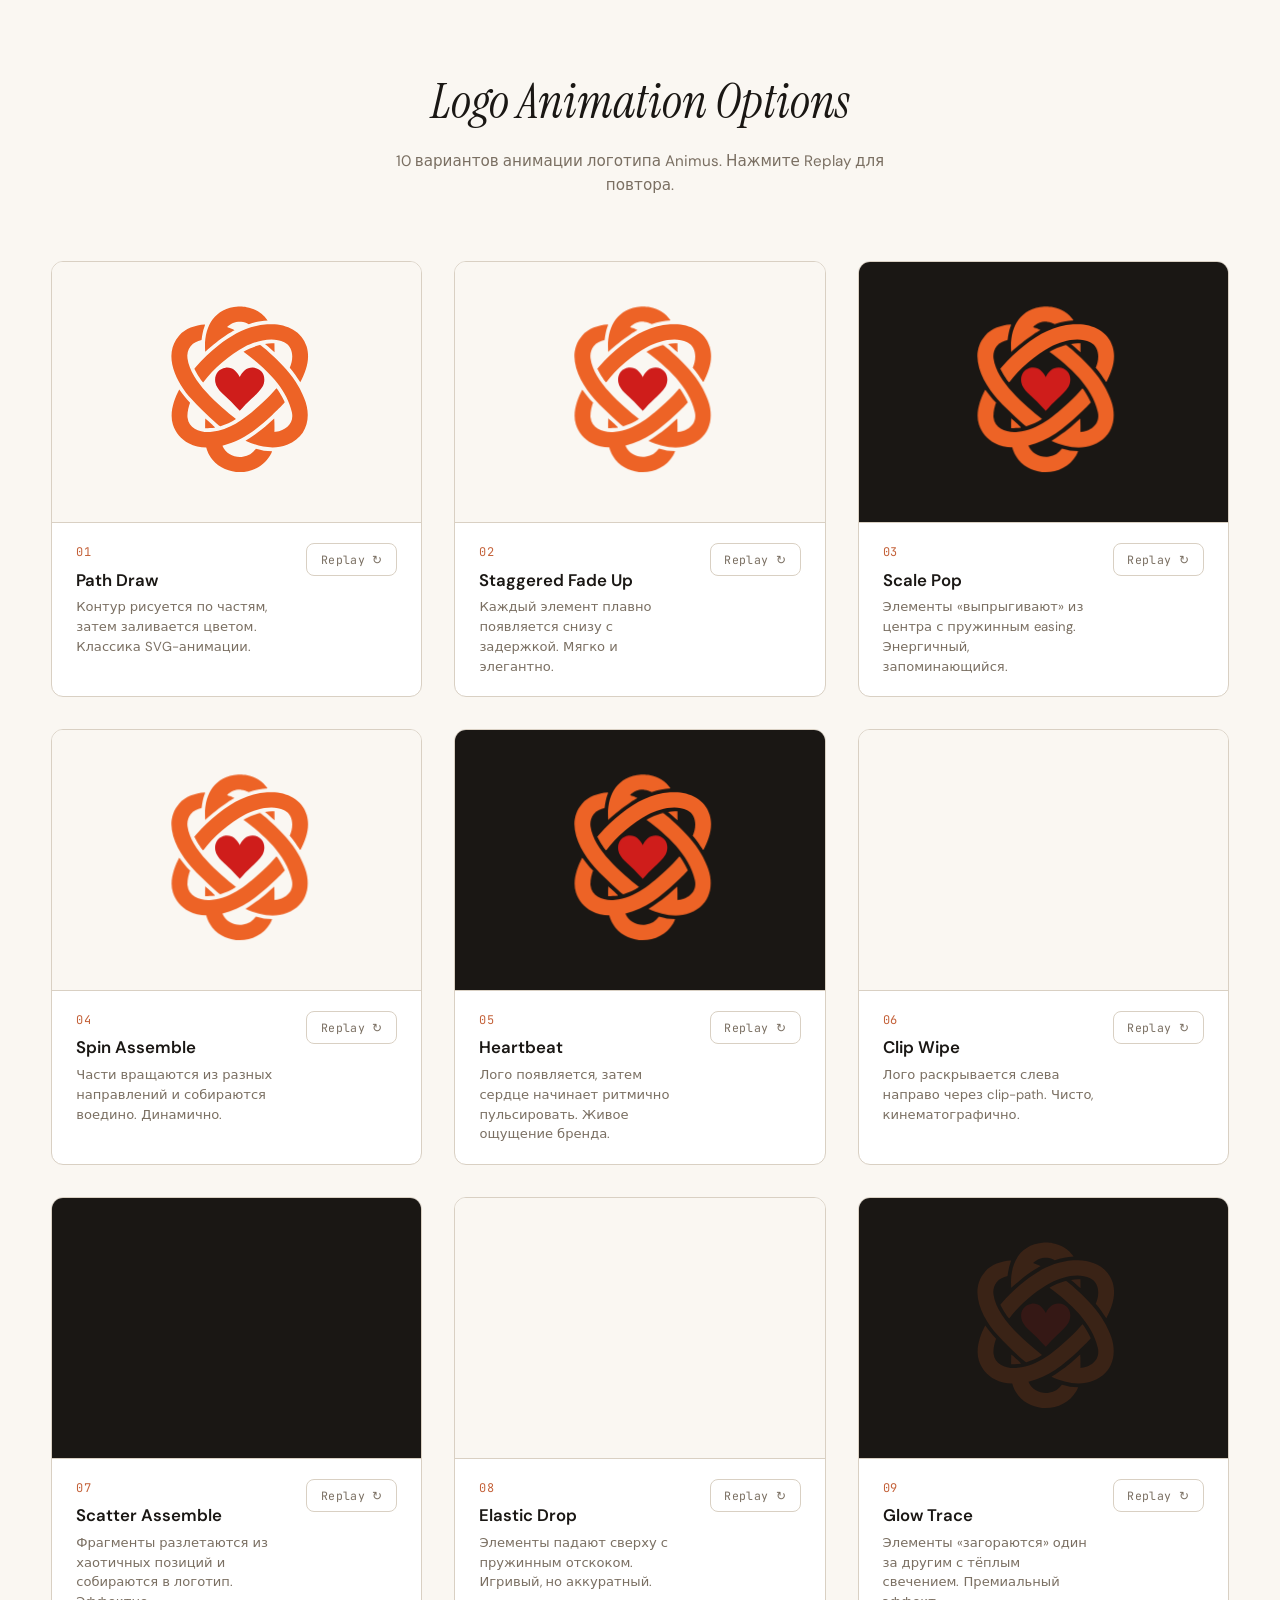
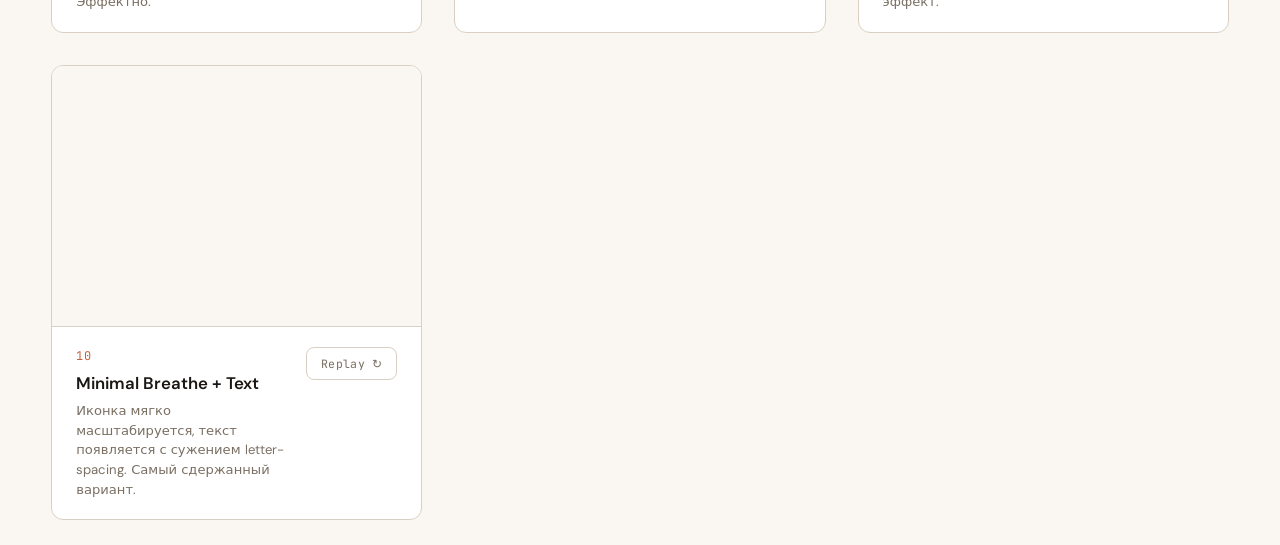
<file: public/logo-animations.html>
<!DOCTYPE html>
<html lang="ru">
<head>
  <meta charset="UTF-8">
  <meta name="viewport" content="width=device-width, initial-scale=1.0">
  <title>Animus — Logo Animation Options</title>
  <link href="https://fonts.googleapis.com/css2?family=DM+Sans:wght@400;500;600;700&family=Instrument+Serif:ital@1&family=JetBrains+Mono:wght@400;500&display=swap" rel="stylesheet">
  <style>
    *, *::before, *::after { box-sizing: border-box; margin: 0; padding: 0; }

    :root {
      --bg: #FAF7F2;
      --bg-alt: #F2EDE5;
      --bg-dark: #1A1714;
      --text: #1A1714;
      --text-dim: #7A6F62;
      --accent: #C4623A;
      --accent-hi: #D8845E;
      --border: #D9D0C3;
      --radius: 12px;
      --font: 'DM Sans', system-ui, sans-serif;
      --serif: 'Instrument Serif', 'Georgia', serif;
      --mono: 'JetBrains Mono', monospace;
    }

    body {
      font-family: var(--font);
      background: var(--bg);
      color: var(--text);
      line-height: 1.6;
      -webkit-font-smoothing: antialiased;
    }

    .page-header {
      text-align: center;
      padding: 4rem 2rem 2rem;
    }
    .page-header h1 {
      font-family: var(--serif);
      font-style: italic;
      font-size: clamp(2rem, 4vw, 3rem);
      font-weight: 400;
      margin-bottom: .5rem;
    }
    .page-header p {
      color: var(--text-dim);
      font-size: .95rem;
      max-width: 500px;
      margin: 0 auto;
    }

    .grid {
      display: grid;
      grid-template-columns: repeat(auto-fit, minmax(340px, 1fr));
      gap: 2rem;
      padding: 2rem clamp(1rem, 4vw, 4rem) 4rem;
      max-width: 1400px;
      margin: 0 auto;
    }

    .card {
      background: #fff;
      border: 1px solid var(--border);
      border-radius: var(--radius);
      overflow: hidden;
      display: flex;
      flex-direction: column;
    }

    .card__preview {
      display: flex;
      align-items: center;
      justify-content: center;
      min-height: 260px;
      padding: 2rem;
      position: relative;
      overflow: hidden;
    }
    .card__preview.dark {
      background: var(--bg-dark);
    }
    .card__preview.light {
      background: var(--bg);
    }

    .card__preview svg {
      width: 160px;
      height: 180px;
    }

    .card__info {
      padding: 1.25rem 1.5rem;
      border-top: 1px solid var(--border);
      display: flex;
      align-items: flex-start;
      justify-content: space-between;
      gap: 1rem;
    }

    .card__number {
      font-family: var(--mono);
      font-size: .75rem;
      color: var(--accent);
      letter-spacing: .05em;
      margin-bottom: .25rem;
    }
    .card__title {
      font-size: 1.05rem;
      font-weight: 600;
      margin-bottom: .25rem;
    }
    .card__desc {
      font-size: .82rem;
      color: var(--text-dim);
      line-height: 1.5;
    }

    .btn-replay {
      flex-shrink: 0;
      background: none;
      border: 1px solid var(--border);
      border-radius: 8px;
      padding: .5rem .85rem;
      font-family: var(--mono);
      font-size: .72rem;
      color: var(--text-dim);
      cursor: pointer;
      transition: all .25s;
      letter-spacing: .03em;
      white-space: nowrap;
    }
    .btn-replay:hover {
      border-color: var(--accent);
      color: var(--accent);
    }

    /* ========================================
       FULL LOGO (icon + text) for options that need it
       ======================================== */
    .card__preview .full-logo {
      width: 320px;
      height: auto;
    }

    /* ========================================
       1. PATH DRAW
       ======================================== */
    .anim-draw path {
      fill: none;
      stroke: #ED6326;
      stroke-width: 14;
      stroke-linecap: round;
      stroke-linejoin: round;
      stroke-dasharray: var(--len);
      stroke-dashoffset: var(--len);
    }
    .anim-draw path.heart {
      stroke: #CF1D1B;
      stroke-width: 10;
    }
    .anim-draw.playing path {
      animation: draw 1.4s cubic-bezier(.22,1,.36,1) forwards;
    }
    .anim-draw.playing path:nth-child(1) { animation-delay: 0s; }
    .anim-draw.playing path:nth-child(2) { animation-delay: .1s; }
    .anim-draw.playing path:nth-child(3) { animation-delay: .15s; }
    .anim-draw.playing path:nth-child(4) { animation-delay: .25s; }
    .anim-draw.playing path:nth-child(5) { animation-delay: .3s; }
    .anim-draw.playing path:nth-child(6) { animation-delay: .35s; }
    .anim-draw.playing path:nth-child(7) { animation-delay: .4s; }
    .anim-draw.playing path:nth-child(8) { animation-delay: .45s; }
    .anim-draw.playing path:nth-child(9) { animation-delay: .55s; }
    .anim-draw.playing .fill-reveal {
      animation: fillIn .6s ease forwards;
      animation-delay: 1.2s;
    }

    @keyframes draw {
      to { stroke-dashoffset: 0; }
    }
    @keyframes fillIn {
      to { fill-opacity: 1; }
    }

    /* ========================================
       2. STAGGERED FADE
       ======================================== */
    .anim-fade path {
      opacity: 0;
      transform-origin: center;
    }
    .anim-fade.playing path {
      animation: fadeUp .7s cubic-bezier(.22,1,.36,1) forwards;
    }
    .anim-fade.playing path:nth-child(1) { animation-delay: 0s; }
    .anim-fade.playing path:nth-child(2) { animation-delay: .08s; }
    .anim-fade.playing path:nth-child(3) { animation-delay: .16s; }
    .anim-fade.playing path:nth-child(4) { animation-delay: .24s; }
    .anim-fade.playing path:nth-child(5) { animation-delay: .32s; }
    .anim-fade.playing path:nth-child(6) { animation-delay: .4s; }
    .anim-fade.playing path:nth-child(7) { animation-delay: .48s; }
    .anim-fade.playing path:nth-child(8) { animation-delay: .56s; }
    .anim-fade.playing path:nth-child(9) { animation-delay: .64s; }

    @keyframes fadeUp {
      from { opacity: 0; transform: translateY(20px); }
      to   { opacity: 1; transform: translateY(0); }
    }

    /* ========================================
       3. SCALE POP
       ======================================== */
    .anim-scale path {
      opacity: 0;
      transform-origin: center;
      transform: scale(0);
    }
    .anim-scale.playing path {
      animation: scalePop .6s cubic-bezier(.34,1.56,.64,1) forwards;
    }
    .anim-scale.playing path:nth-child(1) { animation-delay: .05s; }
    .anim-scale.playing path:nth-child(2) { animation-delay: .1s; }
    .anim-scale.playing path:nth-child(3) { animation-delay: .15s; }
    .anim-scale.playing path:nth-child(4) { animation-delay: .2s; }
    .anim-scale.playing path:nth-child(5) { animation-delay: .25s; }
    .anim-scale.playing path:nth-child(6) { animation-delay: .3s; }
    .anim-scale.playing path:nth-child(7) { animation-delay: .35s; }
    .anim-scale.playing path:nth-child(8) { animation-delay: .4s; }
    .anim-scale.playing path:nth-child(9) { animation-delay: .5s; }

    @keyframes scalePop {
      from { opacity: 0; transform: scale(0); }
      to   { opacity: 1; transform: scale(1); }
    }

    /* ========================================
       4. SPIN ASSEMBLE
       ======================================== */
    .anim-spin path {
      opacity: 0;
      transform-origin: center;
    }
    .anim-spin.playing path {
      animation: spinIn .8s cubic-bezier(.22,1,.36,1) forwards;
    }
    .anim-spin.playing path:nth-child(odd) {
      --rot: -180deg;
    }
    .anim-spin.playing path:nth-child(even) {
      --rot: 180deg;
    }
    .anim-spin.playing path:nth-child(1) { animation-delay: 0s; }
    .anim-spin.playing path:nth-child(2) { animation-delay: .06s; }
    .anim-spin.playing path:nth-child(3) { animation-delay: .12s; }
    .anim-spin.playing path:nth-child(4) { animation-delay: .18s; }
    .anim-spin.playing path:nth-child(5) { animation-delay: .24s; }
    .anim-spin.playing path:nth-child(6) { animation-delay: .3s; }
    .anim-spin.playing path:nth-child(7) { animation-delay: .36s; }
    .anim-spin.playing path:nth-child(8) { animation-delay: .42s; }
    .anim-spin.playing path:nth-child(9) { animation-delay: .5s; }

    @keyframes spinIn {
      from { opacity: 0; transform: rotate(var(--rot, -180deg)) scale(.3); }
      to   { opacity: 1; transform: rotate(0deg) scale(1); }
    }

    /* ========================================
       5. HEARTBEAT
       ======================================== */
    .anim-heartbeat path {
      opacity: 0;
    }
    .anim-heartbeat.playing path {
      animation: fadeIn .5s ease forwards;
    }
    .anim-heartbeat.playing path:nth-child(1) { animation-delay: 0s; }
    .anim-heartbeat.playing path:nth-child(2) { animation-delay: .05s; }
    .anim-heartbeat.playing path:nth-child(3) { animation-delay: .1s; }
    .anim-heartbeat.playing path:nth-child(4) { animation-delay: .15s; }
    .anim-heartbeat.playing path:nth-child(5) { animation-delay: .2s; }
    .anim-heartbeat.playing path:nth-child(6) { animation-delay: .25s; }
    .anim-heartbeat.playing path:nth-child(7) { animation-delay: .3s; }
    .anim-heartbeat.playing path:nth-child(8) { animation-delay: .35s; }
    .anim-heartbeat.playing path.heart {
      animation: fadeIn .4s ease forwards, heartbeat 1.2s ease-in-out .8s infinite;
      animation-delay: .5s;
    }

    @keyframes fadeIn {
      to { opacity: 1; }
    }
    @keyframes heartbeat {
      0%, 100% { transform: scale(1); }
      14% { transform: scale(1.15); }
      28% { transform: scale(1); }
      42% { transform: scale(1.1); }
      56% { transform: scale(1); }
    }

    /* ========================================
       6. CLIP WIPE
       ======================================== */
    .anim-wipe .wipe-group {
      clip-path: inset(0 100% 0 0);
    }
    .anim-wipe.playing .wipe-group {
      animation: wipeIn 1.2s cubic-bezier(.22,1,.36,1) forwards;
    }

    @keyframes wipeIn {
      to { clip-path: inset(0 0 0 0); }
    }

    /* ========================================
       7. SCATTER
       ======================================== */
    .anim-scatter path {
      opacity: 0;
      transform-origin: center;
    }
    .anim-scatter.playing path:nth-child(1) { animation: scatterIn .9s cubic-bezier(.22,1,.36,1) forwards; --tx: -80px; --ty: -60px; --r: -25deg; }
    .anim-scatter.playing path:nth-child(2) { animation: scatterIn .9s cubic-bezier(.22,1,.36,1) .05s forwards; --tx: 60px; --ty: -90px; --r: 30deg; }
    .anim-scatter.playing path:nth-child(3) { animation: scatterIn .9s cubic-bezier(.22,1,.36,1) .1s forwards; --tx: -70px; --ty: 50px; --r: 20deg; }
    .anim-scatter.playing path:nth-child(4) { animation: scatterIn .9s cubic-bezier(.22,1,.36,1) .15s forwards; --tx: 90px; --ty: 40px; --r: -35deg; }
    .anim-scatter.playing path:nth-child(5) { animation: scatterIn .9s cubic-bezier(.22,1,.36,1) .2s forwards; --tx: -50px; --ty: -80px; --r: 15deg; }
    .anim-scatter.playing path:nth-child(6) { animation: scatterIn .9s cubic-bezier(.22,1,.36,1) .25s forwards; --tx: 40px; --ty: 70px; --r: -20deg; }
    .anim-scatter.playing path:nth-child(7) { animation: scatterIn .9s cubic-bezier(.22,1,.36,1) .3s forwards; --tx: -90px; --ty: 20px; --r: 40deg; }
    .anim-scatter.playing path:nth-child(8) { animation: scatterIn .9s cubic-bezier(.22,1,.36,1) .35s forwards; --tx: 70px; --ty: -30px; --r: -15deg; }
    .anim-scatter.playing path:nth-child(9) { animation: scatterIn .9s cubic-bezier(.22,1,.36,1) .45s forwards; --tx: 0px; --ty: 90px; --r: 25deg; }

    @keyframes scatterIn {
      from { opacity: 0; transform: translate(var(--tx), var(--ty)) rotate(var(--r)) scale(.4); }
      to   { opacity: 1; transform: translate(0,0) rotate(0deg) scale(1); }
    }

    /* ========================================
       8. ELASTIC DROP
       ======================================== */
    .anim-drop path {
      opacity: 0;
      transform-origin: center top;
    }
    .anim-drop.playing path {
      animation: dropBounce .8s cubic-bezier(.34,1.56,.64,1) forwards;
    }
    .anim-drop.playing path:nth-child(1) { animation-delay: 0s; }
    .anim-drop.playing path:nth-child(2) { animation-delay: .06s; }
    .anim-drop.playing path:nth-child(3) { animation-delay: .12s; }
    .anim-drop.playing path:nth-child(4) { animation-delay: .18s; }
    .anim-drop.playing path:nth-child(5) { animation-delay: .24s; }
    .anim-drop.playing path:nth-child(6) { animation-delay: .3s; }
    .anim-drop.playing path:nth-child(7) { animation-delay: .36s; }
    .anim-drop.playing path:nth-child(8) { animation-delay: .42s; }
    .anim-drop.playing path:nth-child(9) { animation-delay: .52s; }

    @keyframes dropBounce {
      from { opacity: 0; transform: translateY(-60px) scaleY(1.2); }
      to   { opacity: 1; transform: translateY(0) scaleY(1); }
    }

    /* ========================================
       9. GLOW TRACE
       ======================================== */
    .anim-glow path {
      opacity: .15;
      transition: opacity .3s;
    }
    .anim-glow.playing path {
      animation: glowReveal .5s ease forwards;
    }
    .anim-glow.playing path:nth-child(1) { animation-delay: 0s; }
    .anim-glow.playing path:nth-child(2) { animation-delay: .12s; }
    .anim-glow.playing path:nth-child(3) { animation-delay: .24s; }
    .anim-glow.playing path:nth-child(4) { animation-delay: .36s; }
    .anim-glow.playing path:nth-child(5) { animation-delay: .48s; }
    .anim-glow.playing path:nth-child(6) { animation-delay: .6s; }
    .anim-glow.playing path:nth-child(7) { animation-delay: .72s; }
    .anim-glow.playing path:nth-child(8) { animation-delay: .84s; }
    .anim-glow.playing path.heart { animation-delay: .96s; }

    @keyframes glowReveal {
      0%  { opacity: .15; filter: brightness(1); }
      40% { opacity: 1; filter: brightness(1.8) drop-shadow(0 0 12px rgba(237,99,38,.6)); }
      100%{ opacity: 1; filter: brightness(1) drop-shadow(0 0 0 transparent); }
    }

    /* ========================================
       10. MINIMAL BREATHE (full logo)
       ======================================== */
    .anim-minimal .logo-icon,
    .anim-minimal .logo-text {
      opacity: 0;
    }
    .anim-minimal.playing .logo-icon {
      animation: minimalIn .8s cubic-bezier(.22,1,.36,1) forwards;
    }
    .anim-minimal.playing .logo-text {
      animation: textReveal .7s cubic-bezier(.22,1,.36,1) .5s forwards;
    }

    @keyframes minimalIn {
      from { opacity: 0; transform: scale(.85); }
      to   { opacity: 1; transform: scale(1); }
    }
    @keyframes textReveal {
      from { opacity: 0; letter-spacing: 16px; }
      to   { opacity: 1; letter-spacing: 8px; }
    }

    /* ========================================
       Responsive
       ======================================== */
    @media (max-width: 720px) {
      .grid { grid-template-columns: 1fr; }
      .card__preview svg { width: 130px; height: 150px; }
    }
  </style>
</head>
<body>

<header class="page-header">
  <h1>Logo Animation Options</h1>
  <p>10 вариантов анимации логотипа Animus. Нажмите Replay для повтора.</p>
</header>

<div class="grid">

  <!-- 1. PATH DRAW -->
  <div class="card">
    <div class="card__preview light">
      <svg class="anim-draw playing" viewBox="8 448 550 623" xmlns="http://www.w3.org/2000/svg">
        <path class="fill-reveal" style="fill:#ED6326;fill-opacity:0;--len:2200" d="M419.442 746.657C424.571 748.417 445.845 788.536 448.3 795.015C437.741 807.876 418.196 826.452 405.916 838.014C353.564 887.304 303.208 927.26 232.529 945.143C243.67 972.563 274.417 987.95 303.132 983.447C322.743 980.371 336.737 971.2 348.421 955.498C369.654 961.466 382.339 963.891 404.48 964.416C402.734 969.942 400.386 974.481 397.44 979.481C355.897 1050 250.105 1055.69 198.249 993.933C194.354 989.295 191.19 984.131 187.931 979.033C182.112 969.437 179.694 961.733 176.557 951.235C154.517 950.237 135.54 946.933 115.663 936.478C89.5554 922.983 69.8993 899.644 61.0408 871.622C48.7846 831.883 64.4564 786.19 83.1195 750.792C95.8004 767.216 105.63 781.42 120.552 796.345C115.147 810.649 110.136 832.876 111.715 847.573C116.244 889.724 160.189 901.226 196.026 897.46C266.875 890.013 322.572 841.581 372.806 795.235C388.292 780.947 406.071 762.934 419.442 746.657Z"/>
        <path class="fill-reveal" style="fill:#ED6326;fill-opacity:0;--len:1800" d="M361.59 596.935L363.08 596.997C372.912 602.845 394.455 622.459 403.135 630.384C438.658 662.819 471.928 697.38 495.445 739.707C503.454 752.64 508.946 765.517 514.893 779.367C542.628 843.946 527.284 915.384 456.353 942.367C408.785 960.462 357.827 948.811 312.321 928.1C316.357 925.066 321.767 921.995 326.166 919.343C341.493 909.147 354.71 900.431 369.163 888.776C384.096 876.733 397.324 863.128 411.821 851.115C412.977 865.454 412.77 883.3 412.612 897.738C414.121 897.551 415.628 897.352 417.133 897.141C452.891 892.087 481.305 867.438 472.967 829.375C453.546 740.72 374.581 671.75 305.526 620.505C319.787 610.464 344.914 601.335 361.59 596.935Z"/>
        <path class="fill-reveal" style="fill:#ED6326;fill-opacity:0;--len:2000" d="M387.441 525.265C391.184 524.698 396.87 524.891 400.81 524.814C453.386 523.787 508.035 548.545 524.09 602.384C536.973 645.585 522.366 687.737 501.982 725.943C487.846 704.465 482.064 695.515 465.634 675.675C478.955 645.834 479.794 603.505 446.44 587.277C404.588 566.914 348.853 582.976 309.757 602.778C258.36 629.796 200.309 679.746 165.863 726.684C156.403 716.075 141.403 691.842 135.448 678.839C137.231 676.627 139.233 674.337 141.082 672.166C164.5 644.68 190.735 619.726 219.358 597.713C271.419 557.291 320.808 530.62 387.441 525.265Z"/>
        <path class="fill-reveal" style="fill:#ED6326;fill-opacity:0;--len:1600" d="M171.156 525.901L172.057 525.951C172.73 528.023 171.374 530.954 170.569 533.023C164.766 547.937 162.463 563.939 160.336 579.72C144.95 583.966 133.116 588.092 122.457 600.787C112.912 612.154 109.589 629.187 111.659 643.612C123.355 725.118 220.016 804.711 279.516 853.21C264.123 864.209 243.614 872.288 225.759 878.197L224.394 878.339C221.396 877.116 216.718 872.895 214.172 870.664C196.119 854.666 178.517 838.167 161.386 821.186C149.055 809.017 137.32 797.179 125.593 784.16C75.0146 728.007 23.1978 632.79 82.3942 564.494C104.141 539.404 138.504 527.984 171.156 525.901Z"/>
        <path class="fill-reveal heart" style="fill:#CF1D1B;fill-opacity:0;--len:800" d="M292.665 707.91C301.671 689.259 315.869 674.3 338.113 674.978C349.072 675.363 359.437 680.058 366.954 688.043C380.188 702.119 380.572 725.227 371.1 741.433C361.846 757.268 346.505 770.206 333.11 782.686C318.471 795.877 305.968 809.875 292.573 824.13C282.631 814.172 272.399 802.641 262.118 792.257C243.884 772.896 212.63 753.355 207.959 725.496C203.709 700.145 217.942 679.054 243.582 675.17C268.312 672.812 281.559 688.259 292.665 707.91Z"/>
        <path class="fill-reveal" style="fill:#ED6326;fill-opacity:0;--len:1500" d="M287.123 464.006C295.155 463.218 308.285 464.316 316.03 465.769C347.411 471.656 370.88 485.695 389.043 511.796C365.462 513.709 346.311 516.643 323.758 524.586C315.345 519.309 306.974 516.598 297.117 516.217C276.291 515.413 263.555 520.947 248.471 534.659C256.749 537.24 267.515 541.118 274.735 545.622C267.715 548.754 256.907 555.595 250.164 559.673C219.713 579.815 199.92 596.797 172.958 620.314L172.922 619.848C167.015 540.636 198.888 470.44 287.123 464.006Z"/>
        <path class="fill-reveal" style="fill:#ED6326;fill-opacity:0;--len:400" d="M173.148 850.839C175.673 851.784 204.451 878.678 206.667 881.976L206.05 882.905C193.985 884.015 184.78 884.572 172.659 884.591C172.601 873.338 172.764 862.085 173.148 850.839Z"/>
        <path class="fill-reveal" style="fill:#ED6326;fill-opacity:0;--len:400" d="M403.578 590.903C406.239 590.776 409.907 591.032 412.64 591.141L412.9 621.709C409.336 619.141 404.395 614.382 401.015 611.307C394.057 605.187 387.004 599.174 379.86 593.271C387.849 591.674 395.493 591.259 403.578 590.903Z"/>
      </svg>
    </div>
    <div class="card__info">
      <div>
        <div class="card__number">01</div>
        <div class="card__title">Path Draw</div>
        <div class="card__desc">Контур рисуется по частям, затем заливается цветом. Классика SVG-анимации.</div>
      </div>
      <button class="btn-replay" onclick="replay(this)">Replay ↻</button>
    </div>
  </div>

  <!-- 2. STAGGERED FADE -->
  <div class="card">
    <div class="card__preview light">
      <svg class="anim-fade playing" viewBox="8 448 550 623" xmlns="http://www.w3.org/2000/svg">
        <path fill="#ED6326" d="M419.442 746.657C424.571 748.417 445.845 788.536 448.3 795.015C437.741 807.876 418.196 826.452 405.916 838.014C353.564 887.304 303.208 927.26 232.529 945.143C243.67 972.563 274.417 987.95 303.132 983.447C322.743 980.371 336.737 971.2 348.421 955.498C369.654 961.466 382.339 963.891 404.48 964.416C402.734 969.942 400.386 974.481 397.44 979.481C355.897 1050 250.105 1055.69 198.249 993.933C194.354 989.295 191.19 984.131 187.931 979.033C182.112 969.437 179.694 961.733 176.557 951.235C154.517 950.237 135.54 946.933 115.663 936.478C89.5554 922.983 69.8993 899.644 61.0408 871.622C48.7846 831.883 64.4564 786.19 83.1195 750.792C95.8004 767.216 105.63 781.42 120.552 796.345C115.147 810.649 110.136 832.876 111.715 847.573C116.244 889.724 160.189 901.226 196.026 897.46C266.875 890.013 322.572 841.581 372.806 795.235C388.292 780.947 406.071 762.934 419.442 746.657Z"/>
        <path fill="#ED6326" d="M361.59 596.935L363.08 596.997C372.912 602.845 394.455 622.459 403.135 630.384C438.658 662.819 471.928 697.38 495.445 739.707C503.454 752.64 508.946 765.517 514.893 779.367C542.628 843.946 527.284 915.384 456.353 942.367C408.785 960.462 357.827 948.811 312.321 928.1C316.357 925.066 321.767 921.995 326.166 919.343C341.493 909.147 354.71 900.431 369.163 888.776C384.096 876.733 397.324 863.128 411.821 851.115C412.977 865.454 412.77 883.3 412.612 897.738C414.121 897.551 415.628 897.352 417.133 897.141C452.891 892.087 481.305 867.438 472.967 829.375C453.546 740.72 374.581 671.75 305.526 620.505C319.787 610.464 344.914 601.335 361.59 596.935Z"/>
        <path fill="#ED6326" d="M387.441 525.265C391.184 524.698 396.87 524.891 400.81 524.814C453.386 523.787 508.035 548.545 524.09 602.384C536.973 645.585 522.366 687.737 501.982 725.943C487.846 704.465 482.064 695.515 465.634 675.675C478.955 645.834 479.794 603.505 446.44 587.277C404.588 566.914 348.853 582.976 309.757 602.778C258.36 629.796 200.309 679.746 165.863 726.684C156.403 716.075 141.403 691.842 135.448 678.839C137.231 676.627 139.233 674.337 141.082 672.166C164.5 644.68 190.735 619.726 219.358 597.713C271.419 557.291 320.808 530.62 387.441 525.265Z"/>
        <path fill="#ED6326" d="M171.156 525.901L172.057 525.951C172.73 528.023 171.374 530.954 170.569 533.023C164.766 547.937 162.463 563.939 160.336 579.72C144.95 583.966 133.116 588.092 122.457 600.787C112.912 612.154 109.589 629.187 111.659 643.612C123.355 725.118 220.016 804.711 279.516 853.21C264.123 864.209 243.614 872.288 225.759 878.197L224.394 878.339C221.396 877.116 216.718 872.895 214.172 870.664C196.119 854.666 178.517 838.167 161.386 821.186C149.055 809.017 137.32 797.179 125.593 784.16C75.0146 728.007 23.1978 632.79 82.3942 564.494C104.141 539.404 138.504 527.984 171.156 525.901Z"/>
        <path fill="#CF1D1B" d="M292.665 707.91C301.671 689.259 315.869 674.3 338.113 674.978C349.072 675.363 359.437 680.058 366.954 688.043C380.188 702.119 380.572 725.227 371.1 741.433C361.846 757.268 346.505 770.206 333.11 782.686C318.471 795.877 305.968 809.875 292.573 824.13C282.631 814.172 272.399 802.641 262.118 792.257C243.884 772.896 212.63 753.355 207.959 725.496C203.709 700.145 217.942 679.054 243.582 675.17C268.312 672.812 281.559 688.259 292.665 707.91Z"/>
        <path fill="#ED6326" d="M287.123 464.006C295.155 463.218 308.285 464.316 316.03 465.769C347.411 471.656 370.88 485.695 389.043 511.796C365.462 513.709 346.311 516.643 323.758 524.586C315.345 519.309 306.974 516.598 297.117 516.217C276.291 515.413 263.555 520.947 248.471 534.659C256.749 537.24 267.515 541.118 274.735 545.622C267.715 548.754 256.907 555.595 250.164 559.673C219.713 579.815 199.92 596.797 172.958 620.314L172.922 619.848C167.015 540.636 198.888 470.44 287.123 464.006Z"/>
        <path fill="#ED6326" d="M173.148 850.839C175.673 851.784 204.451 878.678 206.667 881.976L206.05 882.905C193.985 884.015 184.78 884.572 172.659 884.591C172.601 873.338 172.764 862.085 173.148 850.839Z"/>
        <path fill="#ED6326" d="M403.578 590.903C406.239 590.776 409.907 591.032 412.64 591.141L412.9 621.709C409.336 619.141 404.395 614.382 401.015 611.307C394.057 605.187 387.004 599.174 379.86 593.271C387.849 591.674 395.493 591.259 403.578 590.903Z"/>
      </svg>
    </div>
    <div class="card__info">
      <div>
        <div class="card__number">02</div>
        <div class="card__title">Staggered Fade Up</div>
        <div class="card__desc">Каждый элемент плавно появляется снизу с задержкой. Мягко и элегантно.</div>
      </div>
      <button class="btn-replay" onclick="replay(this)">Replay ↻</button>
    </div>
  </div>

  <!-- 3. SCALE POP -->
  <div class="card">
    <div class="card__preview dark">
      <svg class="anim-scale playing" viewBox="8 448 550 623" xmlns="http://www.w3.org/2000/svg">
        <path fill="#ED6326" d="M419.442 746.657C424.571 748.417 445.845 788.536 448.3 795.015C437.741 807.876 418.196 826.452 405.916 838.014C353.564 887.304 303.208 927.26 232.529 945.143C243.67 972.563 274.417 987.95 303.132 983.447C322.743 980.371 336.737 971.2 348.421 955.498C369.654 961.466 382.339 963.891 404.48 964.416C402.734 969.942 400.386 974.481 397.44 979.481C355.897 1050 250.105 1055.69 198.249 993.933C194.354 989.295 191.19 984.131 187.931 979.033C182.112 969.437 179.694 961.733 176.557 951.235C154.517 950.237 135.54 946.933 115.663 936.478C89.5554 922.983 69.8993 899.644 61.0408 871.622C48.7846 831.883 64.4564 786.19 83.1195 750.792C95.8004 767.216 105.63 781.42 120.552 796.345C115.147 810.649 110.136 832.876 111.715 847.573C116.244 889.724 160.189 901.226 196.026 897.46C266.875 890.013 322.572 841.581 372.806 795.235C388.292 780.947 406.071 762.934 419.442 746.657Z"/>
        <path fill="#ED6326" d="M361.59 596.935L363.08 596.997C372.912 602.845 394.455 622.459 403.135 630.384C438.658 662.819 471.928 697.38 495.445 739.707C503.454 752.64 508.946 765.517 514.893 779.367C542.628 843.946 527.284 915.384 456.353 942.367C408.785 960.462 357.827 948.811 312.321 928.1C316.357 925.066 321.767 921.995 326.166 919.343C341.493 909.147 354.71 900.431 369.163 888.776C384.096 876.733 397.324 863.128 411.821 851.115C412.977 865.454 412.77 883.3 412.612 897.738C414.121 897.551 415.628 897.352 417.133 897.141C452.891 892.087 481.305 867.438 472.967 829.375C453.546 740.72 374.581 671.75 305.526 620.505C319.787 610.464 344.914 601.335 361.59 596.935Z"/>
        <path fill="#ED6326" d="M387.441 525.265C391.184 524.698 396.87 524.891 400.81 524.814C453.386 523.787 508.035 548.545 524.09 602.384C536.973 645.585 522.366 687.737 501.982 725.943C487.846 704.465 482.064 695.515 465.634 675.675C478.955 645.834 479.794 603.505 446.44 587.277C404.588 566.914 348.853 582.976 309.757 602.778C258.36 629.796 200.309 679.746 165.863 726.684C156.403 716.075 141.403 691.842 135.448 678.839C137.231 676.627 139.233 674.337 141.082 672.166C164.5 644.68 190.735 619.726 219.358 597.713C271.419 557.291 320.808 530.62 387.441 525.265Z"/>
        <path fill="#ED6326" d="M171.156 525.901L172.057 525.951C172.73 528.023 171.374 530.954 170.569 533.023C164.766 547.937 162.463 563.939 160.336 579.72C144.95 583.966 133.116 588.092 122.457 600.787C112.912 612.154 109.589 629.187 111.659 643.612C123.355 725.118 220.016 804.711 279.516 853.21C264.123 864.209 243.614 872.288 225.759 878.197L224.394 878.339C221.396 877.116 216.718 872.895 214.172 870.664C196.119 854.666 178.517 838.167 161.386 821.186C149.055 809.017 137.32 797.179 125.593 784.16C75.0146 728.007 23.1978 632.79 82.3942 564.494C104.141 539.404 138.504 527.984 171.156 525.901Z"/>
        <path fill="#CF1D1B" d="M292.665 707.91C301.671 689.259 315.869 674.3 338.113 674.978C349.072 675.363 359.437 680.058 366.954 688.043C380.188 702.119 380.572 725.227 371.1 741.433C361.846 757.268 346.505 770.206 333.11 782.686C318.471 795.877 305.968 809.875 292.573 824.13C282.631 814.172 272.399 802.641 262.118 792.257C243.884 772.896 212.63 753.355 207.959 725.496C203.709 700.145 217.942 679.054 243.582 675.17C268.312 672.812 281.559 688.259 292.665 707.91Z"/>
        <path fill="#ED6326" d="M287.123 464.006C295.155 463.218 308.285 464.316 316.03 465.769C347.411 471.656 370.88 485.695 389.043 511.796C365.462 513.709 346.311 516.643 323.758 524.586C315.345 519.309 306.974 516.598 297.117 516.217C276.291 515.413 263.555 520.947 248.471 534.659C256.749 537.24 267.515 541.118 274.735 545.622C267.715 548.754 256.907 555.595 250.164 559.673C219.713 579.815 199.92 596.797 172.958 620.314L172.922 619.848C167.015 540.636 198.888 470.44 287.123 464.006Z"/>
        <path fill="#ED6326" d="M173.148 850.839C175.673 851.784 204.451 878.678 206.667 881.976L206.05 882.905C193.985 884.015 184.78 884.572 172.659 884.591C172.601 873.338 172.764 862.085 173.148 850.839Z"/>
        <path fill="#ED6326" d="M403.578 590.903C406.239 590.776 409.907 591.032 412.64 591.141L412.9 621.709C409.336 619.141 404.395 614.382 401.015 611.307C394.057 605.187 387.004 599.174 379.86 593.271C387.849 591.674 395.493 591.259 403.578 590.903Z"/>
      </svg>
    </div>
    <div class="card__info">
      <div>
        <div class="card__number">03</div>
        <div class="card__title">Scale Pop</div>
        <div class="card__desc">Элементы «выпрыгивают» из центра с пружинным easing. Энергичный, запоминающийся.</div>
      </div>
      <button class="btn-replay" onclick="replay(this)">Replay ↻</button>
    </div>
  </div>

  <!-- 4. SPIN ASSEMBLE -->
  <div class="card">
    <div class="card__preview light">
      <svg class="anim-spin playing" viewBox="8 448 550 623" xmlns="http://www.w3.org/2000/svg">
        <path fill="#ED6326" d="M419.442 746.657C424.571 748.417 445.845 788.536 448.3 795.015C437.741 807.876 418.196 826.452 405.916 838.014C353.564 887.304 303.208 927.26 232.529 945.143C243.67 972.563 274.417 987.95 303.132 983.447C322.743 980.371 336.737 971.2 348.421 955.498C369.654 961.466 382.339 963.891 404.48 964.416C402.734 969.942 400.386 974.481 397.44 979.481C355.897 1050 250.105 1055.69 198.249 993.933C194.354 989.295 191.19 984.131 187.931 979.033C182.112 969.437 179.694 961.733 176.557 951.235C154.517 950.237 135.54 946.933 115.663 936.478C89.5554 922.983 69.8993 899.644 61.0408 871.622C48.7846 831.883 64.4564 786.19 83.1195 750.792C95.8004 767.216 105.63 781.42 120.552 796.345C115.147 810.649 110.136 832.876 111.715 847.573C116.244 889.724 160.189 901.226 196.026 897.46C266.875 890.013 322.572 841.581 372.806 795.235C388.292 780.947 406.071 762.934 419.442 746.657Z"/>
        <path fill="#ED6326" d="M361.59 596.935L363.08 596.997C372.912 602.845 394.455 622.459 403.135 630.384C438.658 662.819 471.928 697.38 495.445 739.707C503.454 752.64 508.946 765.517 514.893 779.367C542.628 843.946 527.284 915.384 456.353 942.367C408.785 960.462 357.827 948.811 312.321 928.1C316.357 925.066 321.767 921.995 326.166 919.343C341.493 909.147 354.71 900.431 369.163 888.776C384.096 876.733 397.324 863.128 411.821 851.115C412.977 865.454 412.77 883.3 412.612 897.738C414.121 897.551 415.628 897.352 417.133 897.141C452.891 892.087 481.305 867.438 472.967 829.375C453.546 740.72 374.581 671.75 305.526 620.505C319.787 610.464 344.914 601.335 361.59 596.935Z"/>
        <path fill="#ED6326" d="M387.441 525.265C391.184 524.698 396.87 524.891 400.81 524.814C453.386 523.787 508.035 548.545 524.09 602.384C536.973 645.585 522.366 687.737 501.982 725.943C487.846 704.465 482.064 695.515 465.634 675.675C478.955 645.834 479.794 603.505 446.44 587.277C404.588 566.914 348.853 582.976 309.757 602.778C258.36 629.796 200.309 679.746 165.863 726.684C156.403 716.075 141.403 691.842 135.448 678.839C137.231 676.627 139.233 674.337 141.082 672.166C164.5 644.68 190.735 619.726 219.358 597.713C271.419 557.291 320.808 530.62 387.441 525.265Z"/>
        <path fill="#ED6326" d="M171.156 525.901L172.057 525.951C172.73 528.023 171.374 530.954 170.569 533.023C164.766 547.937 162.463 563.939 160.336 579.72C144.95 583.966 133.116 588.092 122.457 600.787C112.912 612.154 109.589 629.187 111.659 643.612C123.355 725.118 220.016 804.711 279.516 853.21C264.123 864.209 243.614 872.288 225.759 878.197L224.394 878.339C221.396 877.116 216.718 872.895 214.172 870.664C196.119 854.666 178.517 838.167 161.386 821.186C149.055 809.017 137.32 797.179 125.593 784.16C75.0146 728.007 23.1978 632.79 82.3942 564.494C104.141 539.404 138.504 527.984 171.156 525.901Z"/>
        <path fill="#CF1D1B" d="M292.665 707.91C301.671 689.259 315.869 674.3 338.113 674.978C349.072 675.363 359.437 680.058 366.954 688.043C380.188 702.119 380.572 725.227 371.1 741.433C361.846 757.268 346.505 770.206 333.11 782.686C318.471 795.877 305.968 809.875 292.573 824.13C282.631 814.172 272.399 802.641 262.118 792.257C243.884 772.896 212.63 753.355 207.959 725.496C203.709 700.145 217.942 679.054 243.582 675.17C268.312 672.812 281.559 688.259 292.665 707.91Z"/>
        <path fill="#ED6326" d="M287.123 464.006C295.155 463.218 308.285 464.316 316.03 465.769C347.411 471.656 370.88 485.695 389.043 511.796C365.462 513.709 346.311 516.643 323.758 524.586C315.345 519.309 306.974 516.598 297.117 516.217C276.291 515.413 263.555 520.947 248.471 534.659C256.749 537.24 267.515 541.118 274.735 545.622C267.715 548.754 256.907 555.595 250.164 559.673C219.713 579.815 199.92 596.797 172.958 620.314L172.922 619.848C167.015 540.636 198.888 470.44 287.123 464.006Z"/>
        <path fill="#ED6326" d="M173.148 850.839C175.673 851.784 204.451 878.678 206.667 881.976L206.05 882.905C193.985 884.015 184.78 884.572 172.659 884.591C172.601 873.338 172.764 862.085 173.148 850.839Z"/>
        <path fill="#ED6326" d="M403.578 590.903C406.239 590.776 409.907 591.032 412.64 591.141L412.9 621.709C409.336 619.141 404.395 614.382 401.015 611.307C394.057 605.187 387.004 599.174 379.86 593.271C387.849 591.674 395.493 591.259 403.578 590.903Z"/>
      </svg>
    </div>
    <div class="card__info">
      <div>
        <div class="card__number">04</div>
        <div class="card__title">Spin Assemble</div>
        <div class="card__desc">Части вращаются из разных направлений и собираются воедино. Динамично.</div>
      </div>
      <button class="btn-replay" onclick="replay(this)">Replay ↻</button>
    </div>
  </div>

  <!-- 5. HEARTBEAT -->
  <div class="card">
    <div class="card__preview dark">
      <svg class="anim-heartbeat playing" viewBox="8 448 550 623" xmlns="http://www.w3.org/2000/svg">
        <path fill="#ED6326" d="M419.442 746.657C424.571 748.417 445.845 788.536 448.3 795.015C437.741 807.876 418.196 826.452 405.916 838.014C353.564 887.304 303.208 927.26 232.529 945.143C243.67 972.563 274.417 987.95 303.132 983.447C322.743 980.371 336.737 971.2 348.421 955.498C369.654 961.466 382.339 963.891 404.48 964.416C402.734 969.942 400.386 974.481 397.44 979.481C355.897 1050 250.105 1055.69 198.249 993.933C194.354 989.295 191.19 984.131 187.931 979.033C182.112 969.437 179.694 961.733 176.557 951.235C154.517 950.237 135.54 946.933 115.663 936.478C89.5554 922.983 69.8993 899.644 61.0408 871.622C48.7846 831.883 64.4564 786.19 83.1195 750.792C95.8004 767.216 105.63 781.42 120.552 796.345C115.147 810.649 110.136 832.876 111.715 847.573C116.244 889.724 160.189 901.226 196.026 897.46C266.875 890.013 322.572 841.581 372.806 795.235C388.292 780.947 406.071 762.934 419.442 746.657Z"/>
        <path fill="#ED6326" d="M361.59 596.935L363.08 596.997C372.912 602.845 394.455 622.459 403.135 630.384C438.658 662.819 471.928 697.38 495.445 739.707C503.454 752.64 508.946 765.517 514.893 779.367C542.628 843.946 527.284 915.384 456.353 942.367C408.785 960.462 357.827 948.811 312.321 928.1C316.357 925.066 321.767 921.995 326.166 919.343C341.493 909.147 354.71 900.431 369.163 888.776C384.096 876.733 397.324 863.128 411.821 851.115C412.977 865.454 412.77 883.3 412.612 897.738C414.121 897.551 415.628 897.352 417.133 897.141C452.891 892.087 481.305 867.438 472.967 829.375C453.546 740.72 374.581 671.75 305.526 620.505C319.787 610.464 344.914 601.335 361.59 596.935Z"/>
        <path fill="#ED6326" d="M387.441 525.265C391.184 524.698 396.87 524.891 400.81 524.814C453.386 523.787 508.035 548.545 524.09 602.384C536.973 645.585 522.366 687.737 501.982 725.943C487.846 704.465 482.064 695.515 465.634 675.675C478.955 645.834 479.794 603.505 446.44 587.277C404.588 566.914 348.853 582.976 309.757 602.778C258.36 629.796 200.309 679.746 165.863 726.684C156.403 716.075 141.403 691.842 135.448 678.839C137.231 676.627 139.233 674.337 141.082 672.166C164.5 644.68 190.735 619.726 219.358 597.713C271.419 557.291 320.808 530.62 387.441 525.265Z"/>
        <path fill="#ED6326" d="M171.156 525.901L172.057 525.951C172.73 528.023 171.374 530.954 170.569 533.023C164.766 547.937 162.463 563.939 160.336 579.72C144.95 583.966 133.116 588.092 122.457 600.787C112.912 612.154 109.589 629.187 111.659 643.612C123.355 725.118 220.016 804.711 279.516 853.21C264.123 864.209 243.614 872.288 225.759 878.197L224.394 878.339C221.396 877.116 216.718 872.895 214.172 870.664C196.119 854.666 178.517 838.167 161.386 821.186C149.055 809.017 137.32 797.179 125.593 784.16C75.0146 728.007 23.1978 632.79 82.3942 564.494C104.141 539.404 138.504 527.984 171.156 525.901Z"/>
        <path class="heart" fill="#CF1D1B" d="M292.665 707.91C301.671 689.259 315.869 674.3 338.113 674.978C349.072 675.363 359.437 680.058 366.954 688.043C380.188 702.119 380.572 725.227 371.1 741.433C361.846 757.268 346.505 770.206 333.11 782.686C318.471 795.877 305.968 809.875 292.573 824.13C282.631 814.172 272.399 802.641 262.118 792.257C243.884 772.896 212.63 753.355 207.959 725.496C203.709 700.145 217.942 679.054 243.582 675.17C268.312 672.812 281.559 688.259 292.665 707.91Z" style="transform-origin: 290px 750px;"/>
        <path fill="#ED6326" d="M287.123 464.006C295.155 463.218 308.285 464.316 316.03 465.769C347.411 471.656 370.88 485.695 389.043 511.796C365.462 513.709 346.311 516.643 323.758 524.586C315.345 519.309 306.974 516.598 297.117 516.217C276.291 515.413 263.555 520.947 248.471 534.659C256.749 537.24 267.515 541.118 274.735 545.622C267.715 548.754 256.907 555.595 250.164 559.673C219.713 579.815 199.92 596.797 172.958 620.314L172.922 619.848C167.015 540.636 198.888 470.44 287.123 464.006Z"/>
        <path fill="#ED6326" d="M173.148 850.839C175.673 851.784 204.451 878.678 206.667 881.976L206.05 882.905C193.985 884.015 184.78 884.572 172.659 884.591C172.601 873.338 172.764 862.085 173.148 850.839Z"/>
        <path fill="#ED6326" d="M403.578 590.903C406.239 590.776 409.907 591.032 412.64 591.141L412.9 621.709C409.336 619.141 404.395 614.382 401.015 611.307C394.057 605.187 387.004 599.174 379.86 593.271C387.849 591.674 395.493 591.259 403.578 590.903Z"/>
      </svg>
    </div>
    <div class="card__info">
      <div>
        <div class="card__number">05</div>
        <div class="card__title">Heartbeat</div>
        <div class="card__desc">Лого появляется, затем сердце начинает ритмично пульсировать. Живое ощущение бренда.</div>
      </div>
      <button class="btn-replay" onclick="replay(this)">Replay ↻</button>
    </div>
  </div>

  <!-- 6. CLIP WIPE -->
  <div class="card">
    <div class="card__preview light">
      <svg class="anim-wipe playing" viewBox="8 448 550 623" xmlns="http://www.w3.org/2000/svg">
        <g class="wipe-group">
          <path fill="#ED6326" d="M419.442 746.657C424.571 748.417 445.845 788.536 448.3 795.015C437.741 807.876 418.196 826.452 405.916 838.014C353.564 887.304 303.208 927.26 232.529 945.143C243.67 972.563 274.417 987.95 303.132 983.447C322.743 980.371 336.737 971.2 348.421 955.498C369.654 961.466 382.339 963.891 404.48 964.416C402.734 969.942 400.386 974.481 397.44 979.481C355.897 1050 250.105 1055.69 198.249 993.933C194.354 989.295 191.19 984.131 187.931 979.033C182.112 969.437 179.694 961.733 176.557 951.235C154.517 950.237 135.54 946.933 115.663 936.478C89.5554 922.983 69.8993 899.644 61.0408 871.622C48.7846 831.883 64.4564 786.19 83.1195 750.792C95.8004 767.216 105.63 781.42 120.552 796.345C115.147 810.649 110.136 832.876 111.715 847.573C116.244 889.724 160.189 901.226 196.026 897.46C266.875 890.013 322.572 841.581 372.806 795.235C388.292 780.947 406.071 762.934 419.442 746.657Z"/>
          <path fill="#ED6326" d="M361.59 596.935L363.08 596.997C372.912 602.845 394.455 622.459 403.135 630.384C438.658 662.819 471.928 697.38 495.445 739.707C503.454 752.64 508.946 765.517 514.893 779.367C542.628 843.946 527.284 915.384 456.353 942.367C408.785 960.462 357.827 948.811 312.321 928.1C316.357 925.066 321.767 921.995 326.166 919.343C341.493 909.147 354.71 900.431 369.163 888.776C384.096 876.733 397.324 863.128 411.821 851.115C412.977 865.454 412.77 883.3 412.612 897.738C414.121 897.551 415.628 897.352 417.133 897.141C452.891 892.087 481.305 867.438 472.967 829.375C453.546 740.72 374.581 671.75 305.526 620.505C319.787 610.464 344.914 601.335 361.59 596.935Z"/>
          <path fill="#ED6326" d="M387.441 525.265C391.184 524.698 396.87 524.891 400.81 524.814C453.386 523.787 508.035 548.545 524.09 602.384C536.973 645.585 522.366 687.737 501.982 725.943C487.846 704.465 482.064 695.515 465.634 675.675C478.955 645.834 479.794 603.505 446.44 587.277C404.588 566.914 348.853 582.976 309.757 602.778C258.36 629.796 200.309 679.746 165.863 726.684C156.403 716.075 141.403 691.842 135.448 678.839C137.231 676.627 139.233 674.337 141.082 672.166C164.5 644.68 190.735 619.726 219.358 597.713C271.419 557.291 320.808 530.62 387.441 525.265Z"/>
          <path fill="#ED6326" d="M171.156 525.901L172.057 525.951C172.73 528.023 171.374 530.954 170.569 533.023C164.766 547.937 162.463 563.939 160.336 579.72C144.95 583.966 133.116 588.092 122.457 600.787C112.912 612.154 109.589 629.187 111.659 643.612C123.355 725.118 220.016 804.711 279.516 853.21C264.123 864.209 243.614 872.288 225.759 878.197L224.394 878.339C221.396 877.116 216.718 872.895 214.172 870.664C196.119 854.666 178.517 838.167 161.386 821.186C149.055 809.017 137.32 797.179 125.593 784.16C75.0146 728.007 23.1978 632.79 82.3942 564.494C104.141 539.404 138.504 527.984 171.156 525.901Z"/>
          <path fill="#CF1D1B" d="M292.665 707.91C301.671 689.259 315.869 674.3 338.113 674.978C349.072 675.363 359.437 680.058 366.954 688.043C380.188 702.119 380.572 725.227 371.1 741.433C361.846 757.268 346.505 770.206 333.11 782.686C318.471 795.877 305.968 809.875 292.573 824.13C282.631 814.172 272.399 802.641 262.118 792.257C243.884 772.896 212.63 753.355 207.959 725.496C203.709 700.145 217.942 679.054 243.582 675.17C268.312 672.812 281.559 688.259 292.665 707.91Z"/>
          <path fill="#ED6326" d="M287.123 464.006C295.155 463.218 308.285 464.316 316.03 465.769C347.411 471.656 370.88 485.695 389.043 511.796C365.462 513.709 346.311 516.643 323.758 524.586C315.345 519.309 306.974 516.598 297.117 516.217C276.291 515.413 263.555 520.947 248.471 534.659C256.749 537.24 267.515 541.118 274.735 545.622C267.715 548.754 256.907 555.595 250.164 559.673C219.713 579.815 199.92 596.797 172.958 620.314L172.922 619.848C167.015 540.636 198.888 470.44 287.123 464.006Z"/>
          <path fill="#ED6326" d="M173.148 850.839C175.673 851.784 204.451 878.678 206.667 881.976L206.05 882.905C193.985 884.015 184.78 884.572 172.659 884.591C172.601 873.338 172.764 862.085 173.148 850.839Z"/>
          <path fill="#ED6326" d="M403.578 590.903C406.239 590.776 409.907 591.032 412.64 591.141L412.9 621.709C409.336 619.141 404.395 614.382 401.015 611.307C394.057 605.187 387.004 599.174 379.86 593.271C387.849 591.674 395.493 591.259 403.578 590.903Z"/>
        </g>
      </svg>
    </div>
    <div class="card__info">
      <div>
        <div class="card__number">06</div>
        <div class="card__title">Clip Wipe</div>
        <div class="card__desc">Лого раскрывается слева направо через clip-path. Чисто, кинематографично.</div>
      </div>
      <button class="btn-replay" onclick="replay(this)">Replay ↻</button>
    </div>
  </div>

  <!-- 7. SCATTER -->
  <div class="card">
    <div class="card__preview dark">
      <svg class="anim-scatter playing" viewBox="8 448 550 623" xmlns="http://www.w3.org/2000/svg">
        <path fill="#ED6326" d="M419.442 746.657C424.571 748.417 445.845 788.536 448.3 795.015C437.741 807.876 418.196 826.452 405.916 838.014C353.564 887.304 303.208 927.26 232.529 945.143C243.67 972.563 274.417 987.95 303.132 983.447C322.743 980.371 336.737 971.2 348.421 955.498C369.654 961.466 382.339 963.891 404.48 964.416C402.734 969.942 400.386 974.481 397.44 979.481C355.897 1050 250.105 1055.69 198.249 993.933C194.354 989.295 191.19 984.131 187.931 979.033C182.112 969.437 179.694 961.733 176.557 951.235C154.517 950.237 135.54 946.933 115.663 936.478C89.5554 922.983 69.8993 899.644 61.0408 871.622C48.7846 831.883 64.4564 786.19 83.1195 750.792C95.8004 767.216 105.63 781.42 120.552 796.345C115.147 810.649 110.136 832.876 111.715 847.573C116.244 889.724 160.189 901.226 196.026 897.46C266.875 890.013 322.572 841.581 372.806 795.235C388.292 780.947 406.071 762.934 419.442 746.657Z"/>
        <path fill="#ED6326" d="M361.59 596.935L363.08 596.997C372.912 602.845 394.455 622.459 403.135 630.384C438.658 662.819 471.928 697.38 495.445 739.707C503.454 752.64 508.946 765.517 514.893 779.367C542.628 843.946 527.284 915.384 456.353 942.367C408.785 960.462 357.827 948.811 312.321 928.1C316.357 925.066 321.767 921.995 326.166 919.343C341.493 909.147 354.71 900.431 369.163 888.776C384.096 876.733 397.324 863.128 411.821 851.115C412.977 865.454 412.77 883.3 412.612 897.738C414.121 897.551 415.628 897.352 417.133 897.141C452.891 892.087 481.305 867.438 472.967 829.375C453.546 740.72 374.581 671.75 305.526 620.505C319.787 610.464 344.914 601.335 361.59 596.935Z"/>
        <path fill="#ED6326" d="M387.441 525.265C391.184 524.698 396.87 524.891 400.81 524.814C453.386 523.787 508.035 548.545 524.09 602.384C536.973 645.585 522.366 687.737 501.982 725.943C487.846 704.465 482.064 695.515 465.634 675.675C478.955 645.834 479.794 603.505 446.44 587.277C404.588 566.914 348.853 582.976 309.757 602.778C258.36 629.796 200.309 679.746 165.863 726.684C156.403 716.075 141.403 691.842 135.448 678.839C137.231 676.627 139.233 674.337 141.082 672.166C164.5 644.68 190.735 619.726 219.358 597.713C271.419 557.291 320.808 530.62 387.441 525.265Z"/>
        <path fill="#ED6326" d="M171.156 525.901L172.057 525.951C172.73 528.023 171.374 530.954 170.569 533.023C164.766 547.937 162.463 563.939 160.336 579.72C144.95 583.966 133.116 588.092 122.457 600.787C112.912 612.154 109.589 629.187 111.659 643.612C123.355 725.118 220.016 804.711 279.516 853.21C264.123 864.209 243.614 872.288 225.759 878.197L224.394 878.339C221.396 877.116 216.718 872.895 214.172 870.664C196.119 854.666 178.517 838.167 161.386 821.186C149.055 809.017 137.32 797.179 125.593 784.16C75.0146 728.007 23.1978 632.79 82.3942 564.494C104.141 539.404 138.504 527.984 171.156 525.901Z"/>
        <path fill="#CF1D1B" d="M292.665 707.91C301.671 689.259 315.869 674.3 338.113 674.978C349.072 675.363 359.437 680.058 366.954 688.043C380.188 702.119 380.572 725.227 371.1 741.433C361.846 757.268 346.505 770.206 333.11 782.686C318.471 795.877 305.968 809.875 292.573 824.13C282.631 814.172 272.399 802.641 262.118 792.257C243.884 772.896 212.63 753.355 207.959 725.496C203.709 700.145 217.942 679.054 243.582 675.17C268.312 672.812 281.559 688.259 292.665 707.91Z"/>
        <path fill="#ED6326" d="M287.123 464.006C295.155 463.218 308.285 464.316 316.03 465.769C347.411 471.656 370.88 485.695 389.043 511.796C365.462 513.709 346.311 516.643 323.758 524.586C315.345 519.309 306.974 516.598 297.117 516.217C276.291 515.413 263.555 520.947 248.471 534.659C256.749 537.24 267.515 541.118 274.735 545.622C267.715 548.754 256.907 555.595 250.164 559.673C219.713 579.815 199.92 596.797 172.958 620.314L172.922 619.848C167.015 540.636 198.888 470.44 287.123 464.006Z"/>
        <path fill="#ED6326" d="M173.148 850.839C175.673 851.784 204.451 878.678 206.667 881.976L206.05 882.905C193.985 884.015 184.78 884.572 172.659 884.591C172.601 873.338 172.764 862.085 173.148 850.839Z"/>
        <path fill="#ED6326" d="M403.578 590.903C406.239 590.776 409.907 591.032 412.64 591.141L412.9 621.709C409.336 619.141 404.395 614.382 401.015 611.307C394.057 605.187 387.004 599.174 379.86 593.271C387.849 591.674 395.493 591.259 403.578 590.903Z"/>
      </svg>
    </div>
    <div class="card__info">
      <div>
        <div class="card__number">07</div>
        <div class="card__title">Scatter Assemble</div>
        <div class="card__desc">Фрагменты разлетаются из хаотичных позиций и собираются в логотип. Эффектно.</div>
      </div>
      <button class="btn-replay" onclick="replay(this)">Replay ↻</button>
    </div>
  </div>

  <!-- 8. ELASTIC DROP -->
  <div class="card">
    <div class="card__preview light">
      <svg class="anim-drop playing" viewBox="8 448 550 623" xmlns="http://www.w3.org/2000/svg">
        <path fill="#ED6326" d="M419.442 746.657C424.571 748.417 445.845 788.536 448.3 795.015C437.741 807.876 418.196 826.452 405.916 838.014C353.564 887.304 303.208 927.26 232.529 945.143C243.67 972.563 274.417 987.95 303.132 983.447C322.743 980.371 336.737 971.2 348.421 955.498C369.654 961.466 382.339 963.891 404.48 964.416C402.734 969.942 400.386 974.481 397.44 979.481C355.897 1050 250.105 1055.69 198.249 993.933C194.354 989.295 191.19 984.131 187.931 979.033C182.112 969.437 179.694 961.733 176.557 951.235C154.517 950.237 135.54 946.933 115.663 936.478C89.5554 922.983 69.8993 899.644 61.0408 871.622C48.7846 831.883 64.4564 786.19 83.1195 750.792C95.8004 767.216 105.63 781.42 120.552 796.345C115.147 810.649 110.136 832.876 111.715 847.573C116.244 889.724 160.189 901.226 196.026 897.46C266.875 890.013 322.572 841.581 372.806 795.235C388.292 780.947 406.071 762.934 419.442 746.657Z"/>
        <path fill="#ED6326" d="M361.59 596.935L363.08 596.997C372.912 602.845 394.455 622.459 403.135 630.384C438.658 662.819 471.928 697.38 495.445 739.707C503.454 752.64 508.946 765.517 514.893 779.367C542.628 843.946 527.284 915.384 456.353 942.367C408.785 960.462 357.827 948.811 312.321 928.1C316.357 925.066 321.767 921.995 326.166 919.343C341.493 909.147 354.71 900.431 369.163 888.776C384.096 876.733 397.324 863.128 411.821 851.115C412.977 865.454 412.77 883.3 412.612 897.738C414.121 897.551 415.628 897.352 417.133 897.141C452.891 892.087 481.305 867.438 472.967 829.375C453.546 740.72 374.581 671.75 305.526 620.505C319.787 610.464 344.914 601.335 361.59 596.935Z"/>
        <path fill="#ED6326" d="M387.441 525.265C391.184 524.698 396.87 524.891 400.81 524.814C453.386 523.787 508.035 548.545 524.09 602.384C536.973 645.585 522.366 687.737 501.982 725.943C487.846 704.465 482.064 695.515 465.634 675.675C478.955 645.834 479.794 603.505 446.44 587.277C404.588 566.914 348.853 582.976 309.757 602.778C258.36 629.796 200.309 679.746 165.863 726.684C156.403 716.075 141.403 691.842 135.448 678.839C137.231 676.627 139.233 674.337 141.082 672.166C164.5 644.68 190.735 619.726 219.358 597.713C271.419 557.291 320.808 530.62 387.441 525.265Z"/>
        <path fill="#ED6326" d="M171.156 525.901L172.057 525.951C172.73 528.023 171.374 530.954 170.569 533.023C164.766 547.937 162.463 563.939 160.336 579.72C144.95 583.966 133.116 588.092 122.457 600.787C112.912 612.154 109.589 629.187 111.659 643.612C123.355 725.118 220.016 804.711 279.516 853.21C264.123 864.209 243.614 872.288 225.759 878.197L224.394 878.339C221.396 877.116 216.718 872.895 214.172 870.664C196.119 854.666 178.517 838.167 161.386 821.186C149.055 809.017 137.32 797.179 125.593 784.16C75.0146 728.007 23.1978 632.79 82.3942 564.494C104.141 539.404 138.504 527.984 171.156 525.901Z"/>
        <path fill="#CF1D1B" d="M292.665 707.91C301.671 689.259 315.869 674.3 338.113 674.978C349.072 675.363 359.437 680.058 366.954 688.043C380.188 702.119 380.572 725.227 371.1 741.433C361.846 757.268 346.505 770.206 333.11 782.686C318.471 795.877 305.968 809.875 292.573 824.13C282.631 814.172 272.399 802.641 262.118 792.257C243.884 772.896 212.63 753.355 207.959 725.496C203.709 700.145 217.942 679.054 243.582 675.17C268.312 672.812 281.559 688.259 292.665 707.91Z"/>
        <path fill="#ED6326" d="M287.123 464.006C295.155 463.218 308.285 464.316 316.03 465.769C347.411 471.656 370.88 485.695 389.043 511.796C365.462 513.709 346.311 516.643 323.758 524.586C315.345 519.309 306.974 516.598 297.117 516.217C276.291 515.413 263.555 520.947 248.471 534.659C256.749 537.24 267.515 541.118 274.735 545.622C267.715 548.754 256.907 555.595 250.164 559.673C219.713 579.815 199.92 596.797 172.958 620.314L172.922 619.848C167.015 540.636 198.888 470.44 287.123 464.006Z"/>
        <path fill="#ED6326" d="M173.148 850.839C175.673 851.784 204.451 878.678 206.667 881.976L206.05 882.905C193.985 884.015 184.78 884.572 172.659 884.591C172.601 873.338 172.764 862.085 173.148 850.839Z"/>
        <path fill="#ED6326" d="M403.578 590.903C406.239 590.776 409.907 591.032 412.64 591.141L412.9 621.709C409.336 619.141 404.395 614.382 401.015 611.307C394.057 605.187 387.004 599.174 379.86 593.271C387.849 591.674 395.493 591.259 403.578 590.903Z"/>
      </svg>
    </div>
    <div class="card__info">
      <div>
        <div class="card__number">08</div>
        <div class="card__title">Elastic Drop</div>
        <div class="card__desc">Элементы падают сверху с пружинным отскоком. Игривый, но аккуратный.</div>
      </div>
      <button class="btn-replay" onclick="replay(this)">Replay ↻</button>
    </div>
  </div>

  <!-- 9. GLOW TRACE -->
  <div class="card">
    <div class="card__preview dark">
      <svg class="anim-glow playing" viewBox="8 448 550 623" xmlns="http://www.w3.org/2000/svg">
        <path fill="#ED6326" d="M419.442 746.657C424.571 748.417 445.845 788.536 448.3 795.015C437.741 807.876 418.196 826.452 405.916 838.014C353.564 887.304 303.208 927.26 232.529 945.143C243.67 972.563 274.417 987.95 303.132 983.447C322.743 980.371 336.737 971.2 348.421 955.498C369.654 961.466 382.339 963.891 404.48 964.416C402.734 969.942 400.386 974.481 397.44 979.481C355.897 1050 250.105 1055.69 198.249 993.933C194.354 989.295 191.19 984.131 187.931 979.033C182.112 969.437 179.694 961.733 176.557 951.235C154.517 950.237 135.54 946.933 115.663 936.478C89.5554 922.983 69.8993 899.644 61.0408 871.622C48.7846 831.883 64.4564 786.19 83.1195 750.792C95.8004 767.216 105.63 781.42 120.552 796.345C115.147 810.649 110.136 832.876 111.715 847.573C116.244 889.724 160.189 901.226 196.026 897.46C266.875 890.013 322.572 841.581 372.806 795.235C388.292 780.947 406.071 762.934 419.442 746.657Z"/>
        <path fill="#ED6326" d="M361.59 596.935L363.08 596.997C372.912 602.845 394.455 622.459 403.135 630.384C438.658 662.819 471.928 697.38 495.445 739.707C503.454 752.64 508.946 765.517 514.893 779.367C542.628 843.946 527.284 915.384 456.353 942.367C408.785 960.462 357.827 948.811 312.321 928.1C316.357 925.066 321.767 921.995 326.166 919.343C341.493 909.147 354.71 900.431 369.163 888.776C384.096 876.733 397.324 863.128 411.821 851.115C412.977 865.454 412.77 883.3 412.612 897.738C414.121 897.551 415.628 897.352 417.133 897.141C452.891 892.087 481.305 867.438 472.967 829.375C453.546 740.72 374.581 671.75 305.526 620.505C319.787 610.464 344.914 601.335 361.59 596.935Z"/>
        <path fill="#ED6326" d="M387.441 525.265C391.184 524.698 396.87 524.891 400.81 524.814C453.386 523.787 508.035 548.545 524.09 602.384C536.973 645.585 522.366 687.737 501.982 725.943C487.846 704.465 482.064 695.515 465.634 675.675C478.955 645.834 479.794 603.505 446.44 587.277C404.588 566.914 348.853 582.976 309.757 602.778C258.36 629.796 200.309 679.746 165.863 726.684C156.403 716.075 141.403 691.842 135.448 678.839C137.231 676.627 139.233 674.337 141.082 672.166C164.5 644.68 190.735 619.726 219.358 597.713C271.419 557.291 320.808 530.62 387.441 525.265Z"/>
        <path fill="#ED6326" d="M171.156 525.901L172.057 525.951C172.73 528.023 171.374 530.954 170.569 533.023C164.766 547.937 162.463 563.939 160.336 579.72C144.95 583.966 133.116 588.092 122.457 600.787C112.912 612.154 109.589 629.187 111.659 643.612C123.355 725.118 220.016 804.711 279.516 853.21C264.123 864.209 243.614 872.288 225.759 878.197L224.394 878.339C221.396 877.116 216.718 872.895 214.172 870.664C196.119 854.666 178.517 838.167 161.386 821.186C149.055 809.017 137.32 797.179 125.593 784.16C75.0146 728.007 23.1978 632.79 82.3942 564.494C104.141 539.404 138.504 527.984 171.156 525.901Z"/>
        <path fill="#ED6326" d="M287.123 464.006C295.155 463.218 308.285 464.316 316.03 465.769C347.411 471.656 370.88 485.695 389.043 511.796C365.462 513.709 346.311 516.643 323.758 524.586C315.345 519.309 306.974 516.598 297.117 516.217C276.291 515.413 263.555 520.947 248.471 534.659C256.749 537.24 267.515 541.118 274.735 545.622C267.715 548.754 256.907 555.595 250.164 559.673C219.713 579.815 199.92 596.797 172.958 620.314L172.922 619.848C167.015 540.636 198.888 470.44 287.123 464.006Z"/>
        <path fill="#ED6326" d="M173.148 850.839C175.673 851.784 204.451 878.678 206.667 881.976L206.05 882.905C193.985 884.015 184.78 884.572 172.659 884.591C172.601 873.338 172.764 862.085 173.148 850.839Z"/>
        <path fill="#ED6326" d="M403.578 590.903C406.239 590.776 409.907 591.032 412.64 591.141L412.9 621.709C409.336 619.141 404.395 614.382 401.015 611.307C394.057 605.187 387.004 599.174 379.86 593.271C387.849 591.674 395.493 591.259 403.578 590.903Z"/>
        <path class="heart" fill="#CF1D1B" d="M292.665 707.91C301.671 689.259 315.869 674.3 338.113 674.978C349.072 675.363 359.437 680.058 366.954 688.043C380.188 702.119 380.572 725.227 371.1 741.433C361.846 757.268 346.505 770.206 333.11 782.686C318.471 795.877 305.968 809.875 292.573 824.13C282.631 814.172 272.399 802.641 262.118 792.257C243.884 772.896 212.63 753.355 207.959 725.496C203.709 700.145 217.942 679.054 243.582 675.17C268.312 672.812 281.559 688.259 292.665 707.91Z"/>
      </svg>
    </div>
    <div class="card__info">
      <div>
        <div class="card__number">09</div>
        <div class="card__title">Glow Trace</div>
        <div class="card__desc">Элементы «загораются» один за другим с тёплым свечением. Премиальный эффект.</div>
      </div>
      <button class="btn-replay" onclick="replay(this)">Replay ↻</button>
    </div>
  </div>

  <!-- 10. MINIMAL + TEXT -->
  <div class="card">
    <div class="card__preview light">
      <svg class="anim-minimal playing full-logo" viewBox="0 0 600 200" xmlns="http://www.w3.org/2000/svg">
        <g class="logo-icon" transform="translate(90,100)" style="transform-origin: 90px 100px;">
          <path fill="#ED6326" d="M419.442 746.657C424.571 748.417 445.845 788.536 448.3 795.015C437.741 807.876 418.196 826.452 405.916 838.014C353.564 887.304 303.208 927.26 232.529 945.143C243.67 972.563 274.417 987.95 303.132 983.447C322.743 980.371 336.737 971.2 348.421 955.498C369.654 961.466 382.339 963.891 404.48 964.416C402.734 969.942 400.386 974.481 397.44 979.481C355.897 1050 250.105 1055.69 198.249 993.933C194.354 989.295 191.19 984.131 187.931 979.033C182.112 969.437 179.694 961.733 176.557 951.235C154.517 950.237 135.54 946.933 115.663 936.478C89.5554 922.983 69.8993 899.644 61.0408 871.622C48.7846 831.883 64.4564 786.19 83.1195 750.792C95.8004 767.216 105.63 781.42 120.552 796.345C115.147 810.649 110.136 832.876 111.715 847.573C116.244 889.724 160.189 901.226 196.026 897.46C266.875 890.013 322.572 841.581 372.806 795.235C388.292 780.947 406.071 762.934 419.442 746.657Z" transform="translate(-200, -600) scale(0.17)"/>
          <path fill="#ED6326" d="M361.59 596.935L363.08 596.997C372.912 602.845 394.455 622.459 403.135 630.384C438.658 662.819 471.928 697.38 495.445 739.707C503.454 752.64 508.946 765.517 514.893 779.367C542.628 843.946 527.284 915.384 456.353 942.367C408.785 960.462 357.827 948.811 312.321 928.1C316.357 925.066 321.767 921.995 326.166 919.343C341.493 909.147 354.71 900.431 369.163 888.776C384.096 876.733 397.324 863.128 411.821 851.115C412.977 865.454 412.77 883.3 412.612 897.738C414.121 897.551 415.628 897.352 417.133 897.141C452.891 892.087 481.305 867.438 472.967 829.375C453.546 740.72 374.581 671.75 305.526 620.505C319.787 610.464 344.914 601.335 361.59 596.935Z" transform="translate(-200, -600) scale(0.17)"/>
          <path fill="#CF1D1B" d="M292.665 707.91C301.671 689.259 315.869 674.3 338.113 674.978C349.072 675.363 359.437 680.058 366.954 688.043C380.188 702.119 380.572 725.227 371.1 741.433C361.846 757.268 346.505 770.206 333.11 782.686C318.471 795.877 305.968 809.875 292.573 824.13C282.631 814.172 272.399 802.641 262.118 792.257C243.884 772.896 212.63 753.355 207.959 725.496C203.709 700.145 217.942 679.054 243.582 675.17C268.312 672.812 281.559 688.259 292.665 707.91Z" transform="translate(-200, -600) scale(0.17)"/>
        </g>
        <text class="logo-text" x="195" y="115" font-family="'Inter','Helvetica Neue',Arial,sans-serif" font-size="64" font-weight="700" letter-spacing="8" fill="#1A1A1A">ANIMUS</text>
      </svg>
    </div>
    <div class="card__info">
      <div>
        <div class="card__number">10</div>
        <div class="card__title">Minimal Breathe + Text</div>
        <div class="card__desc">Иконка мягко масштабируется, текст появляется с сужением letter-spacing. Самый сдержанный вариант.</div>
      </div>
      <button class="btn-replay" onclick="replay(this)">Replay ↻</button>
    </div>
  </div>

</div>

<script>
  // Replay handler: remove .playing, force reflow, re-add
  function replay(btn) {
    const card = btn.closest('.card');
    const svg = card.querySelector('svg');
    svg.classList.remove('playing');
    // Force reflow
    void svg.offsetWidth;
    svg.classList.add('playing');
  }

  // Auto-play all on load with stagger
  document.addEventListener('DOMContentLoaded', () => {
    const svgs = document.querySelectorAll('svg[class*="anim-"]');
    svgs.forEach((svg, i) => {
      svg.classList.remove('playing');
      setTimeout(() => svg.classList.add('playing'), i * 300);
    });
  });
</script>

</body>
</html>
</file>
<file: style.css>
/* ===== TOKENS ===== */
:root {
    --bg:        #FAF7F2;
    --bg-alt:    #F2EDE5;
    --bg-card:   #FFFFFF;
    --bg-dark:   #1A1714;
    --surface:   #E6DFD4;
    --border:    #D9D0C3;
    --text:      #1A1714;
    --text-dim:  #7A6F62;
    --text-light:#B5AA9A;
    --accent:    #C4623A;
    --accent-hi: #D8845E;
    --accent-lo: #A44E2B;
    --accent-glow: rgba(196,98,58,.15);
    --cream:     #FAF7F2;
    --radius:    12px;
    --radius-sm: 8px;
    --font:      'DM Sans', system-ui, sans-serif;
    --serif:     'Instrument Serif', 'Georgia', serif;
    --display:   'Cinzel', serif;
    --mono:      'JetBrains Mono', monospace;
}

/* ===== RESET ===== */
*,*::before,*::after{box-sizing:border-box;margin:0;padding:0}
html{scroll-behavior:smooth;-webkit-text-size-adjust:100%}
body{
    font-family:var(--font);background:var(--bg);color:var(--text);
    line-height:1.65;overflow-x:hidden;-webkit-font-smoothing:antialiased;
}
a{color:inherit;text-decoration:none}
img,svg{display:block;max-width:100%}
button,input,textarea{font:inherit;color:inherit;border:none;background:none}
ul{list-style:none}

/* ===== GRAIN OVERLAY ===== */
body::after{
    content:'';position:fixed;inset:0;pointer-events:none;z-index:9999;
    opacity:.035;
    background-image:url("data:image/svg+xml,%3Csvg viewBox='0 0 256 256' xmlns='http://www.w3.org/2000/svg'%3E%3Cfilter id='noise'%3E%3CfeTurbulence type='fractalNoise' baseFrequency='0.9' numOctaves='4' stitchTiles='stitch'/%3E%3C/filter%3E%3Crect width='100%25' height='100%25' filter='url(%23noise)'/%3E%3C/svg%3E");
    background-repeat:repeat;
}

/* ===== UTILITY ===== */
.container{width:min(1140px,100% - 3rem);margin-inline:auto}
.section__tag{
    font-family:var(--display);font-size:.7rem;text-transform:uppercase;
    letter-spacing:.25em;color:var(--accent);margin-bottom:.75rem;
    font-weight:400;
}
.section__title{
    font-family:var(--serif);
    font-size:clamp(2rem,4.5vw,3.2rem);font-weight:400;font-style:italic;
    line-height:1.15;margin-bottom:3.5rem;color:var(--text);
}

/* ===== REVEAL ===== */
[data-reveal]{
    opacity:0;transform:translateY(32px);
    transition:opacity .8s cubic-bezier(.22,1,.36,1),transform .8s cubic-bezier(.22,1,.36,1);
}
[data-reveal="left"]{transform:translateX(-28px)}
[data-reveal="right"]{transform:translateX(28px)}
[data-reveal="scale"]{transform:scale(.94)}
[data-reveal].visible{opacity:1;transform:none}

/* staggered delays for grouped items */
[data-reveal]:nth-child(1){transition-delay:0s}
[data-reveal]:nth-child(2){transition-delay:.1s}
[data-reveal]:nth-child(3){transition-delay:.2s}
[data-reveal]:nth-child(4){transition-delay:.3s}
[data-reveal]:nth-child(5){transition-delay:.35s}
[data-reveal]:nth-child(6){transition-delay:.4s}

/* ===== HEADER ===== */
.header{
    position:fixed;top:0;left:0;right:0;z-index:100;
    padding:1.1rem 0;
    background:#fff;
    transition:background .5s,backdrop-filter .5s,box-shadow .5s,padding .5s;
}
.header.scrolled{
    padding:.75rem 0;
    background:rgba(255,255,255,.95);
    backdrop-filter:blur(20px);
    box-shadow:0 1px 0 var(--surface);
}
.header__inner{display:flex;align-items:center;justify-content:space-between}

.logo{display:flex;align-items:center;gap:.65rem;text-decoration:none}
.logo__icon{
    width:46px;height:46px;
    transition:transform .3s cubic-bezier(.22,1,.36,1);
}
.logo:hover .logo__icon{transform:rotate(-4deg) scale(1.05)}
.logo__heart{
    transform-origin:290px 750px;
    animation:heartbeat 1.8s ease-in-out 1s infinite;
}
@keyframes heartbeat{
    0%,100%{transform:scale(1)}
    12%{transform:scale(1.13)}
    24%{transform:scale(1)}
    36%{transform:scale(1.08)}
    48%{transform:scale(1)}
}
@media(prefers-reduced-motion:reduce){
    .logo__heart{animation:none}
}
.logo__text{
    font-family:var(--display);
    font-size:1.15rem;font-weight:400;color:var(--text);
    letter-spacing:.18em;transition:color .4s;
}

.nav{display:flex;align-items:center;gap:2.2rem}
.nav__link{
    font-size:.88rem;color:var(--text-dim);transition:color .25s;
    letter-spacing:.01em;
}
.nav__link:hover{color:var(--text)}
.nav__link--cta{
    color:#fff;padding:.6rem 1.6rem;
    background:var(--accent);border-radius:var(--radius-sm);
    transition:background .25s,transform .2s,box-shadow .2s;
    font-weight:500;
}
.nav__link--cta:hover{
    background:var(--accent-lo);
    transform:translateY(-1px);
    box-shadow:0 4px 16px var(--accent-glow);
}

.burger{display:none;flex-direction:column;gap:5px;cursor:pointer;z-index:101}
.burger span{width:24px;height:2px;background:var(--text);border-radius:2px;transition:transform .3s,opacity .3s}
.burger.active span:nth-child(1){transform:translateY(7px) rotate(45deg)}
.burger.active span:nth-child(2){opacity:0}
.burger.active span:nth-child(3){transform:translateY(-7px) rotate(-45deg)}

/* ===== HERO ===== */
.hero{
    position:relative;min-height:100vh;display:flex;align-items:center;
    padding:9rem 0 6rem;overflow:hidden;
}
.hero__bg{
    position:absolute;inset:0;pointer-events:none;
    background:
        radial-gradient(ellipse 70% 60% at 75% 30%,rgba(196,98,58,.07),transparent 70%),
        radial-gradient(ellipse 50% 50% at 20% 80%,rgba(196,98,58,.04),transparent 60%);
}

/* hero watermark — large logo icon */
.hero__watermark{
    position:absolute;right:2%;top:50%;transform:translateY(-50%) rotate(6deg);
    width:min(480px,45vw);opacity:.07;pointer-events:none;
    animation:breathe 10s ease-in-out infinite alternate;
}
@keyframes breathe{
    0%{transform:translateY(-50%) rotate(6deg) scale(1)}
    100%{transform:translateY(-50%) rotate(6deg) scale(1.04)}
}

/* decorative line */
.hero::before{
    content:'';position:absolute;top:0;right:12%;
    width:1px;height:40vh;
    background:linear-gradient(to bottom,transparent,var(--surface),transparent);
}

.hero__inner{position:relative;z-index:1;max-width:780px}
.hero__tag{
    font-family:var(--display);font-size:.7rem;text-transform:uppercase;
    letter-spacing:.25em;color:var(--accent);margin-bottom:2rem;
    display:inline-flex;align-items:center;gap:.75rem;
    font-weight:400;
}
.hero__tag::before{
    content:'';display:block;width:32px;height:1px;background:var(--accent);
}
.hero__title{
    font-family:var(--serif);font-style:italic;
    font-size:clamp(2.8rem,6vw,5rem);font-weight:400;
    line-height:1.08;margin-bottom:1.8rem;letter-spacing:-.02em;
}
.hero__accent{
    color:var(--accent);
    text-decoration:underline;
    text-decoration-color:rgba(196,98,58,.3);
    text-underline-offset:6px;
    text-decoration-thickness:2px;
}
.hero__sub{
    font-size:clamp(1rem,1.8vw,1.15rem);color:var(--text-dim);
    max-width:520px;margin-bottom:3rem;line-height:1.8;
}
.hero__actions{display:flex;gap:1rem;flex-wrap:wrap;align-items:center}

/* ===== BUTTONS ===== */
.btn{
    display:inline-flex;align-items:center;justify-content:center;gap:.5rem;
    padding:.9rem 2.2rem;border-radius:var(--radius-sm);
    font-weight:500;font-size:.92rem;cursor:pointer;letter-spacing:.01em;
    transition:transform .25s cubic-bezier(.22,1,.36,1),box-shadow .3s,background .3s,color .3s,border-color .3s;
}
.btn:hover{transform:translateY(-2px)}
.btn:active{transform:translateY(0)}

.btn--primary{
    background:var(--accent);
    color:#fff;box-shadow:0 4px 20px var(--accent-glow);
}
.btn--primary:hover{
    background:var(--accent-lo);
    box-shadow:0 10px 40px rgba(196,98,58,.3);
    transform:translateY(-2px) scale(1.02);
}

.btn--ghost{
    border:1px solid var(--border);color:var(--text-dim);background:transparent;
}
.btn--ghost:hover{
    border-color:var(--accent);color:var(--text);
    background:rgba(196,98,58,.04);
}

.btn--full{width:100%}

/* ===== SERVICES ===== */
.services{padding:8rem 0;position:relative}
.services::before{
    content:'';position:absolute;top:0;left:0;right:0;
    height:1px;background:linear-gradient(to right,transparent,var(--surface) 20%,var(--surface) 80%,transparent);
}
.services__grid{
    display:grid;grid-template-columns:repeat(3,1fr);gap:1px;
    background:var(--surface);border:1px solid var(--surface);
    border-radius:var(--radius);overflow:hidden;
}
.card{
    background:var(--bg);padding:2.5rem 2rem;
    transition:background .4s,box-shadow .3s;
    position:relative;
}
.card::after{
    content:'→';position:absolute;top:2.5rem;right:2rem;
    font-size:1.2rem;color:var(--accent);opacity:0;
    transition:opacity .3s,transform .3s;
    transform:translateX(-8px);
}
.card:hover::after{opacity:.5;transform:translateX(0)}
.card:hover{
    background:var(--bg-card);
    box-shadow:0 16px 48px rgba(0,0,0,.06);
    z-index:1;
}
.card__icon{
    width:40px;height:40px;color:var(--accent);margin-bottom:1.5rem;
    transition:transform .4s cubic-bezier(.22,1,.36,1);
}
.card:hover .card__icon{transform:translateY(-3px)}
.card__icon svg{width:100%;height:100%}
.card__title{
    font-family:var(--display);
    font-size:.95rem;font-weight:400;margin-bottom:.6rem;
    letter-spacing:.06em;
}
.card__text{color:var(--text-dim);font-size:.88rem;line-height:1.7}

/* ===== WHY ===== */
.why{padding:8rem 0;background:var(--bg-dark);color:#fff;position:relative;overflow:hidden}
.why::before{
    content:'';position:absolute;top:-20%;right:-10%;
    width:700px;height:700px;border-radius:50%;
    background:radial-gradient(circle,rgba(196,98,58,.2),transparent 70%);
    pointer-events:none;
}
.why__watermark{
    position:absolute;bottom:-5%;right:-2%;
    width:320px;opacity:.04;pointer-events:none;
    filter:brightness(0) invert(1);
}
.why .section__tag{color:var(--accent-hi)}
.why .section__title{color:#fff}
.why__grid{display:grid;grid-template-columns:repeat(2,1fr);gap:4rem 5rem}
.why__item{position:relative;padding-left:5rem}
.why__number{
    position:absolute;left:0;top:-.1rem;
    font-family:var(--display);
    font-size:3.2rem;font-weight:400;
    color:var(--accent);opacity:.5;line-height:1;
    letter-spacing:.05em;
}
.why__heading{
    font-family:var(--serif);font-style:italic;
    font-size:1.3rem;font-weight:400;margin-bottom:.6rem;
}
.why__text{color:rgba(255,255,255,.55);font-size:.9rem;line-height:1.75}

/* ===== PROCESS ===== */
.process{padding:8rem 0;position:relative}
.process::before{
    content:'';position:absolute;top:0;left:0;right:0;
    height:1px;background:linear-gradient(to right,transparent,var(--surface) 20%,var(--surface) 80%,transparent);
}
.process__steps{
    display:grid;grid-template-columns:repeat(4,1fr);gap:0;
    position:relative;counter-reset:step;
}

/* connecting line behind dots */
.process__steps::before{
    content:'';position:absolute;
    top:24px;left:calc(12.5% + 6px);right:calc(12.5% + 6px);
    height:1px;
    background:repeating-linear-gradient(to right,var(--surface) 0,var(--surface) 6px,transparent 6px,transparent 12px);
}

.step{position:relative;padding:0 1.5rem;text-align:center}
.step__dot{
    width:12px;height:12px;border-radius:50%;
    background:var(--accent);margin:0 auto 2rem;
    box-shadow:0 0 0 5px var(--bg),0 0 0 6px var(--surface);
    position:relative;z-index:1;
    transition:box-shadow .3s,transform .3s;
}
.step:hover .step__dot{
    box-shadow:0 0 0 5px var(--bg),0 0 0 6px var(--accent),0 0 20px var(--accent-glow);
    transform:scale(1.4);
}
.step__line{display:none}
.step__num{
    font-family:var(--mono);font-size:.68rem;color:var(--accent);
    letter-spacing:.15em;text-transform:uppercase;
}
.step__title{
    font-family:var(--serif);font-style:italic;
    font-size:1.15rem;font-weight:400;margin:.5rem 0;
}
.step__text{color:var(--text-dim);font-size:.85rem;line-height:1.7}

/* ===== CONTACT ===== */
.contact{padding:8rem 0;background:var(--bg-alt);position:relative}
.contact::before{
    content:'';position:absolute;top:0;left:0;right:0;
    height:1px;background:linear-gradient(to right,transparent,var(--surface) 20%,var(--surface) 80%,transparent);
}
.contact__inner{
    display:grid;grid-template-columns:1fr 1fr;gap:5rem;align-items:start;
}
.contact__text{color:var(--text-dim);margin-bottom:2.5rem;line-height:1.8}
.contact__channels{display:flex;gap:1.5rem;flex-wrap:wrap}
.contact__link{
    display:inline-flex;align-items:center;gap:.5rem;
    color:var(--accent);font-weight:500;font-size:.92rem;
    transition:color .25s;
}
.contact__link:hover{color:var(--accent-lo)}
.contact__link svg{flex-shrink:0}

.form__card{
    background:var(--bg-card);
    border:1px solid var(--surface);
    border-radius:var(--radius);
    padding:2.5rem;
    box-shadow:0 8px 32px rgba(0,0,0,.04);
}
.form{display:flex;flex-direction:column;gap:1.1rem}
.form__input{
    width:100%;padding:1rem 1.25rem;
    background:var(--bg);border:1px solid var(--surface);
    border-radius:var(--radius-sm);color:var(--text);
    transition:border-color .3s,box-shadow .3s;
    font-size:.92rem;
}
.form__input::placeholder{color:var(--text-light)}
.form__input:focus{
    outline:none;border-color:var(--accent);
    box-shadow:0 0 0 3px var(--accent-glow);
}
.form__textarea{resize:vertical;min-height:110px}
.form__consent{font-size:.8rem;color:var(--text-dim)}
.form__consent a{color:var(--accent);text-decoration:underline;text-underline-offset:2px}
.form__consent input{margin-right:.5rem;accent-color:var(--accent)}
.form__trust{
    text-align:center;font-size:.78rem;color:var(--text-light);
    margin-top:.25rem;letter-spacing:.01em;
}

/* ===== FOOTER ===== */
.footer{
    padding:3.5rem 0;
    border-top:none;
    position:relative;
}
.footer::before{
    content:'';position:absolute;top:0;left:0;right:0;
    height:2px;
    background:linear-gradient(to right,transparent,var(--accent) 30%,var(--accent) 70%,transparent);
    opacity:.2;
}
.footer__tagline{
    font-family:var(--serif);font-style:italic;
    font-size:clamp(1.1rem,2.5vw,1.4rem);
    color:var(--text-dim);text-align:center;
    max-width:600px;margin:0 auto 3rem;
    padding:0 1.5rem;line-height:1.5;
}
.footer__inner{
    display:flex;justify-content:space-between;align-items:start;
    gap:2rem;flex-wrap:wrap;
}
.footer .logo__icon{width:38px;height:38px}
.footer .logo__text{color:var(--text)}
.footer__copy{color:var(--text-dim);font-size:.82rem;margin-top:.4rem}
.footer__legal{font-size:.78rem;color:var(--text-light);line-height:2}
.footer__links a{
    font-size:.78rem;color:var(--text-light);
    text-decoration:underline;text-underline-offset:2px;
    transition:color .25s;
}
.footer__links a:hover{color:var(--accent)}

/* ===== RESPONSIVE ===== */
@media(max-width:1024px){
    .services__grid{grid-template-columns:repeat(2,1fr)}
    .why__grid{gap:3rem}
    .hero__watermark{width:min(380px,40vw);opacity:.06}
}
@media(max-width:768px){
    .nav{
        position:fixed;top:0;right:-100%;width:75%;max-width:320px;height:100vh;
        background:var(--bg);flex-direction:column;justify-content:center;
        padding:2rem;transition:right .4s cubic-bezier(.22,1,.36,1);z-index:100;
        border-left:1px solid var(--surface);
        box-shadow:-20px 0 60px rgba(0,0,0,.08);
    }
    .nav.open{right:0}
    .nav .nav__link{
        color:var(--text);font-size:1.1rem;
        font-family:var(--serif);font-style:italic;
    }
    .nav .nav__link--cta{
        font-family:var(--font);font-style:normal;
        font-size:.92rem;color:#fff;background:var(--accent);
    }
    .burger{display:flex}

    .hero::before{display:none}
    .hero__title{font-size:clamp(2.2rem,8vw,3.5rem)}
    .hero__watermark{width:min(280px,50vw);right:-5%;opacity:.05}

    .services__grid{grid-template-columns:1fr}
    .why__grid{grid-template-columns:1fr;gap:2.5rem}
    .why__watermark{width:200px;opacity:.03}
    .process__steps{grid-template-columns:1fr 1fr;gap:2rem}
    .process__steps::before{display:none}
    .step__dot{margin-bottom:1.2rem}
    .contact__inner{grid-template-columns:1fr}
    .footer__inner{flex-direction:column;gap:1.5rem}
}
@media(max-width:480px){
    .hero__actions{flex-direction:column}
    .btn{width:100%;justify-content:center}
    .process__steps{grid-template-columns:1fr}
    .why__item{padding-left:3.5rem}
    .why__number{font-size:2.2rem}
    .hero__watermark{display:none}
    .form__card{padding:1.5rem}
}
</file>
